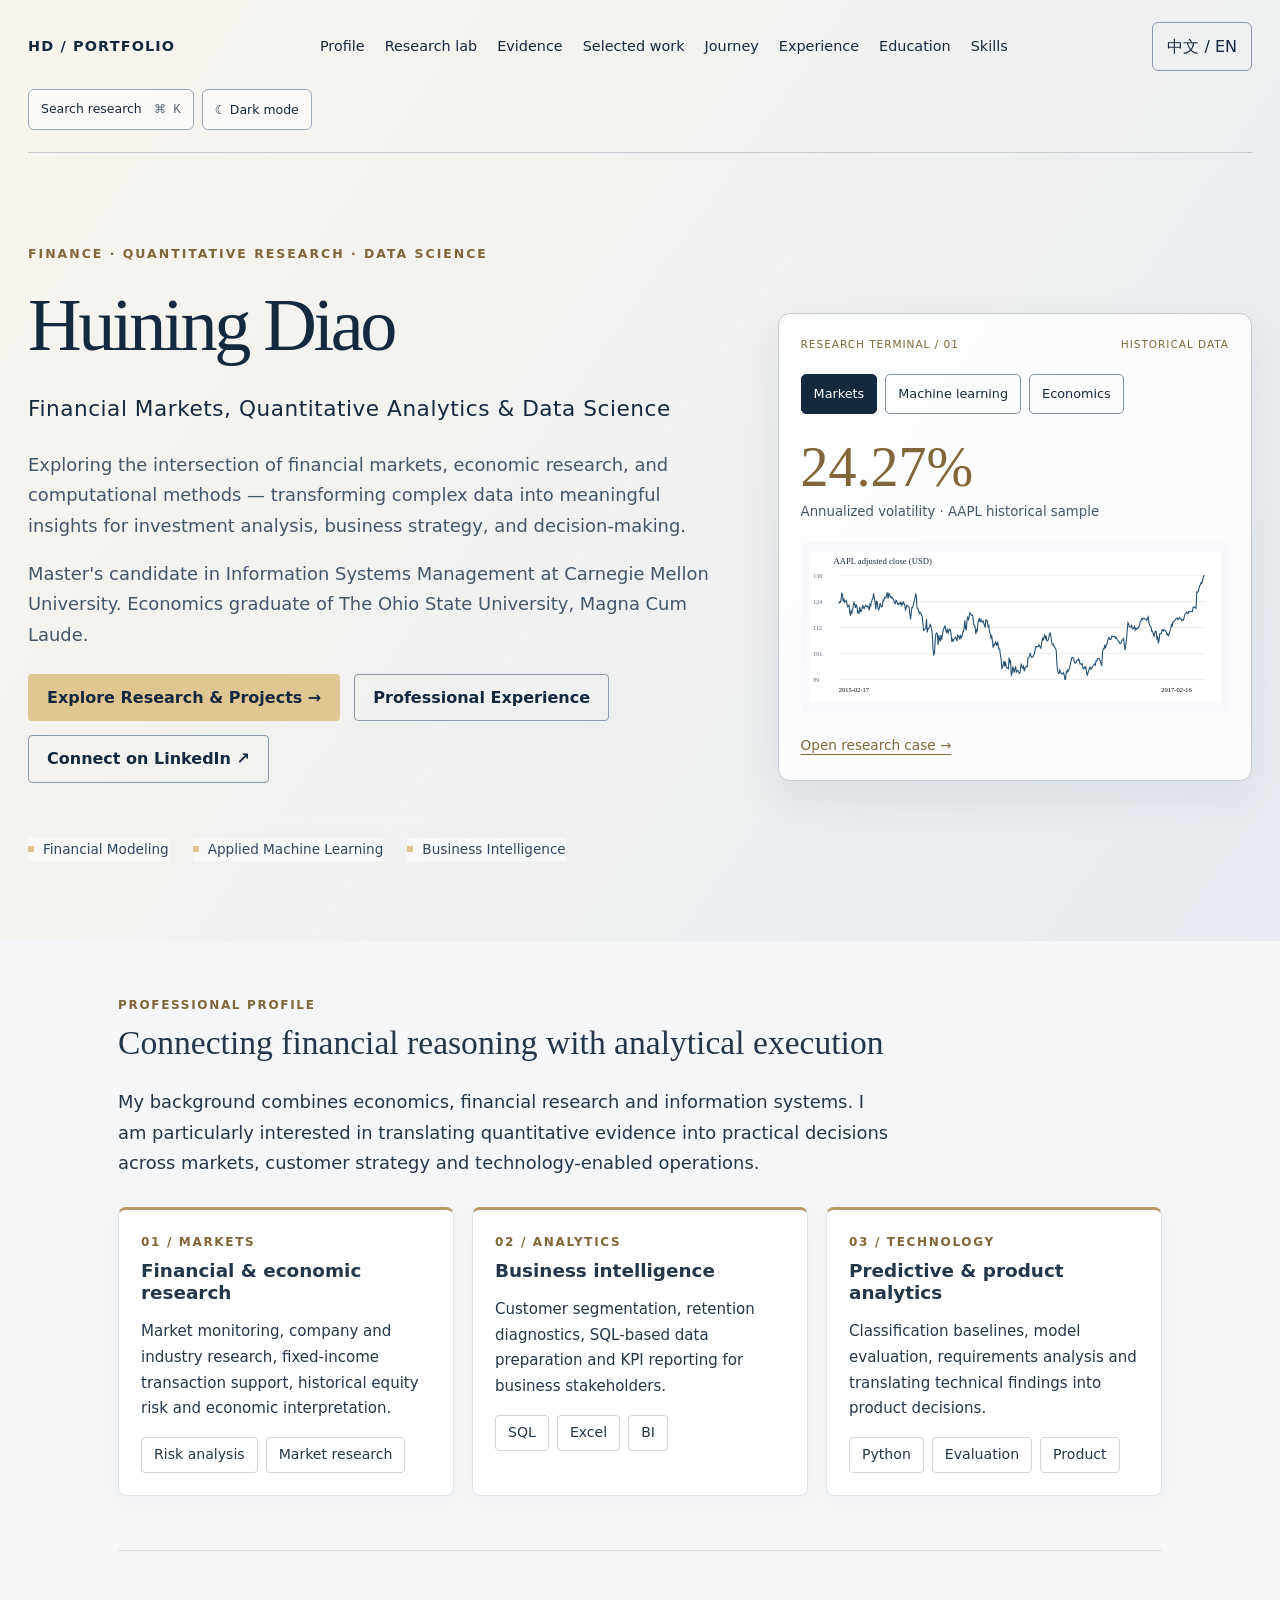
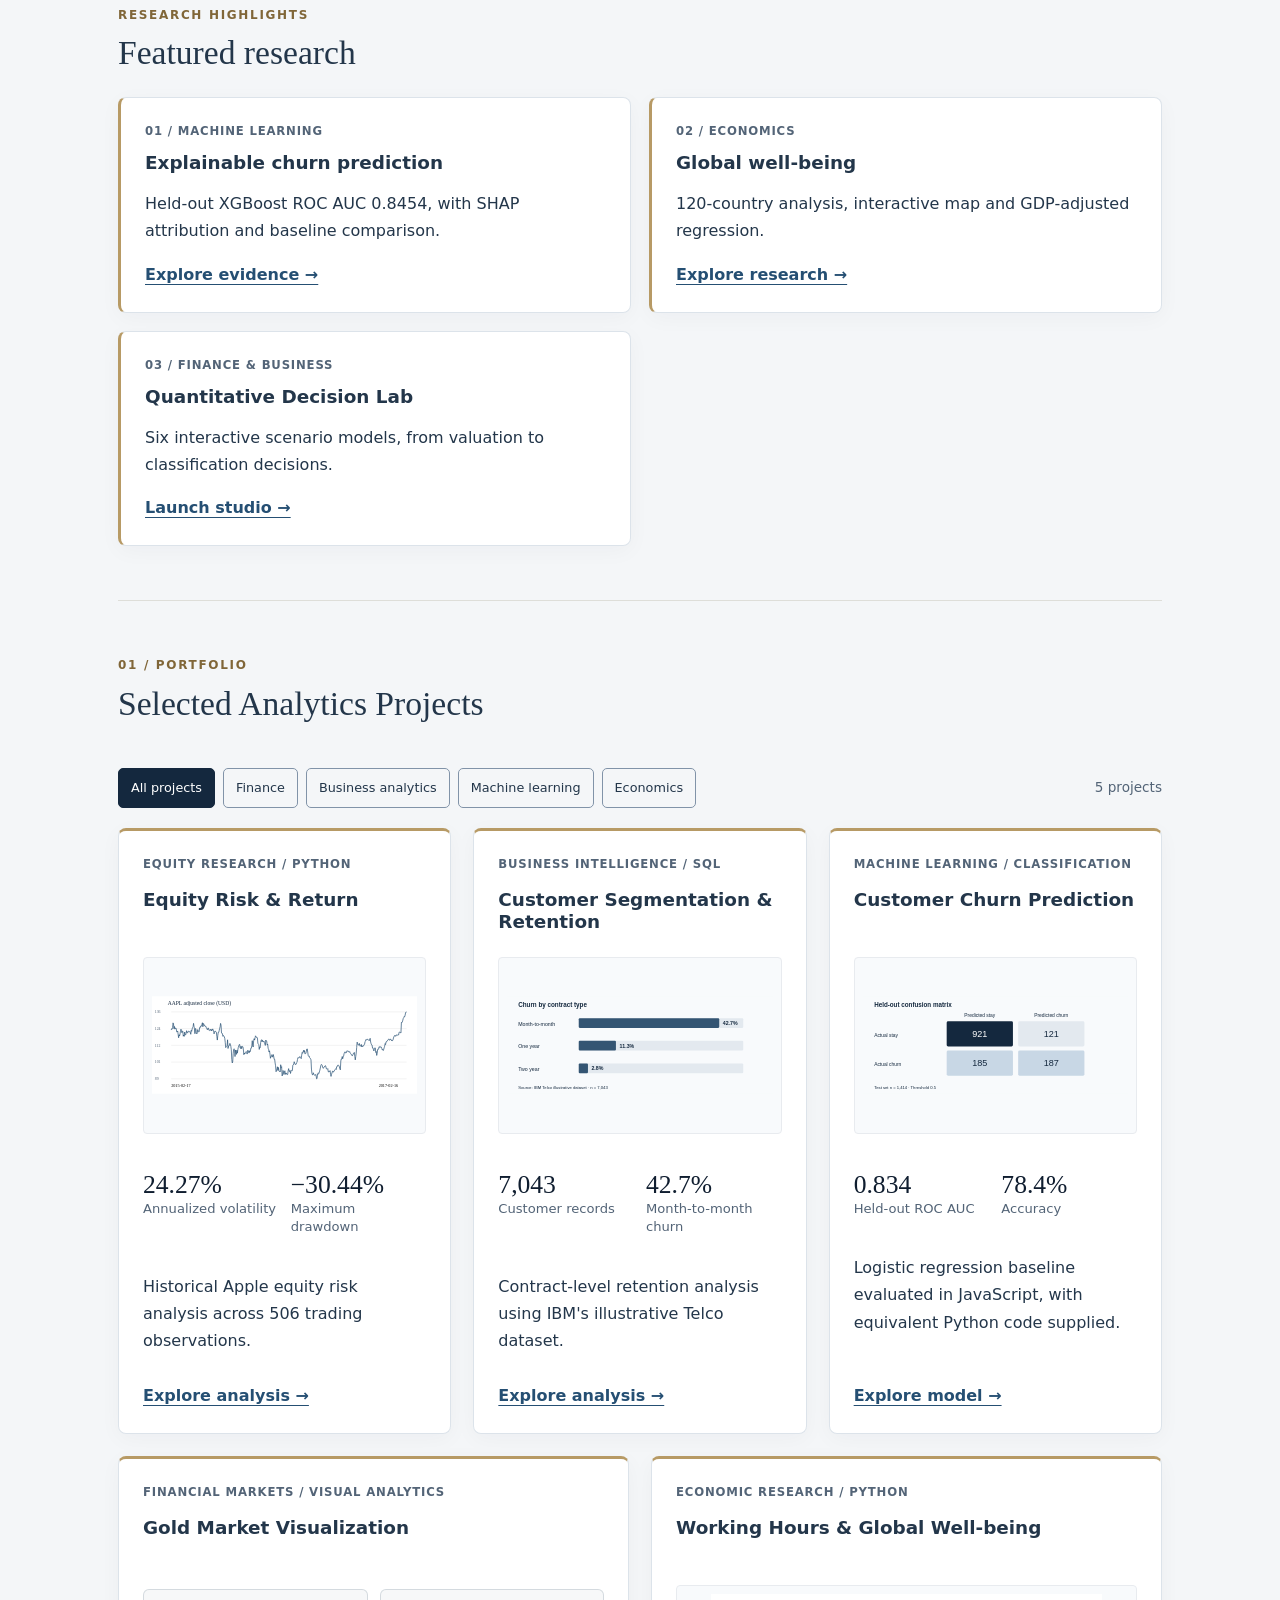
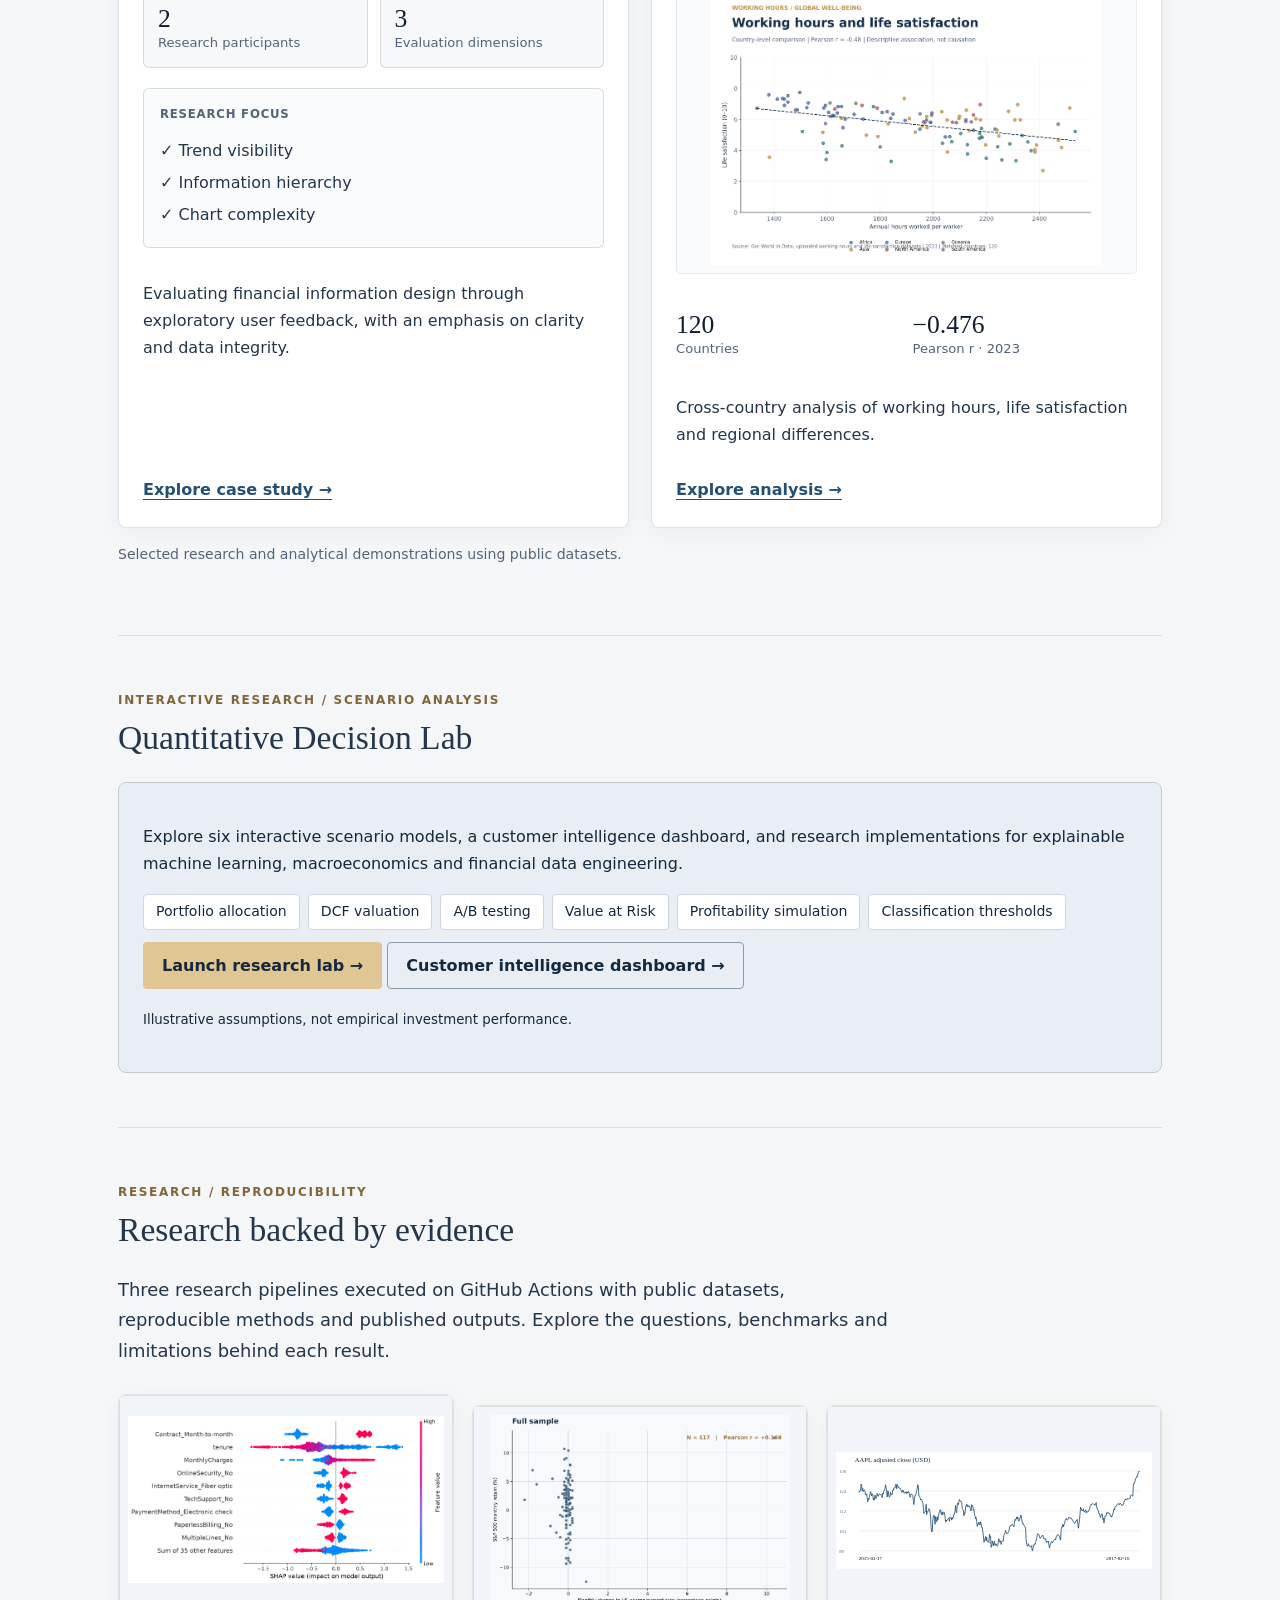
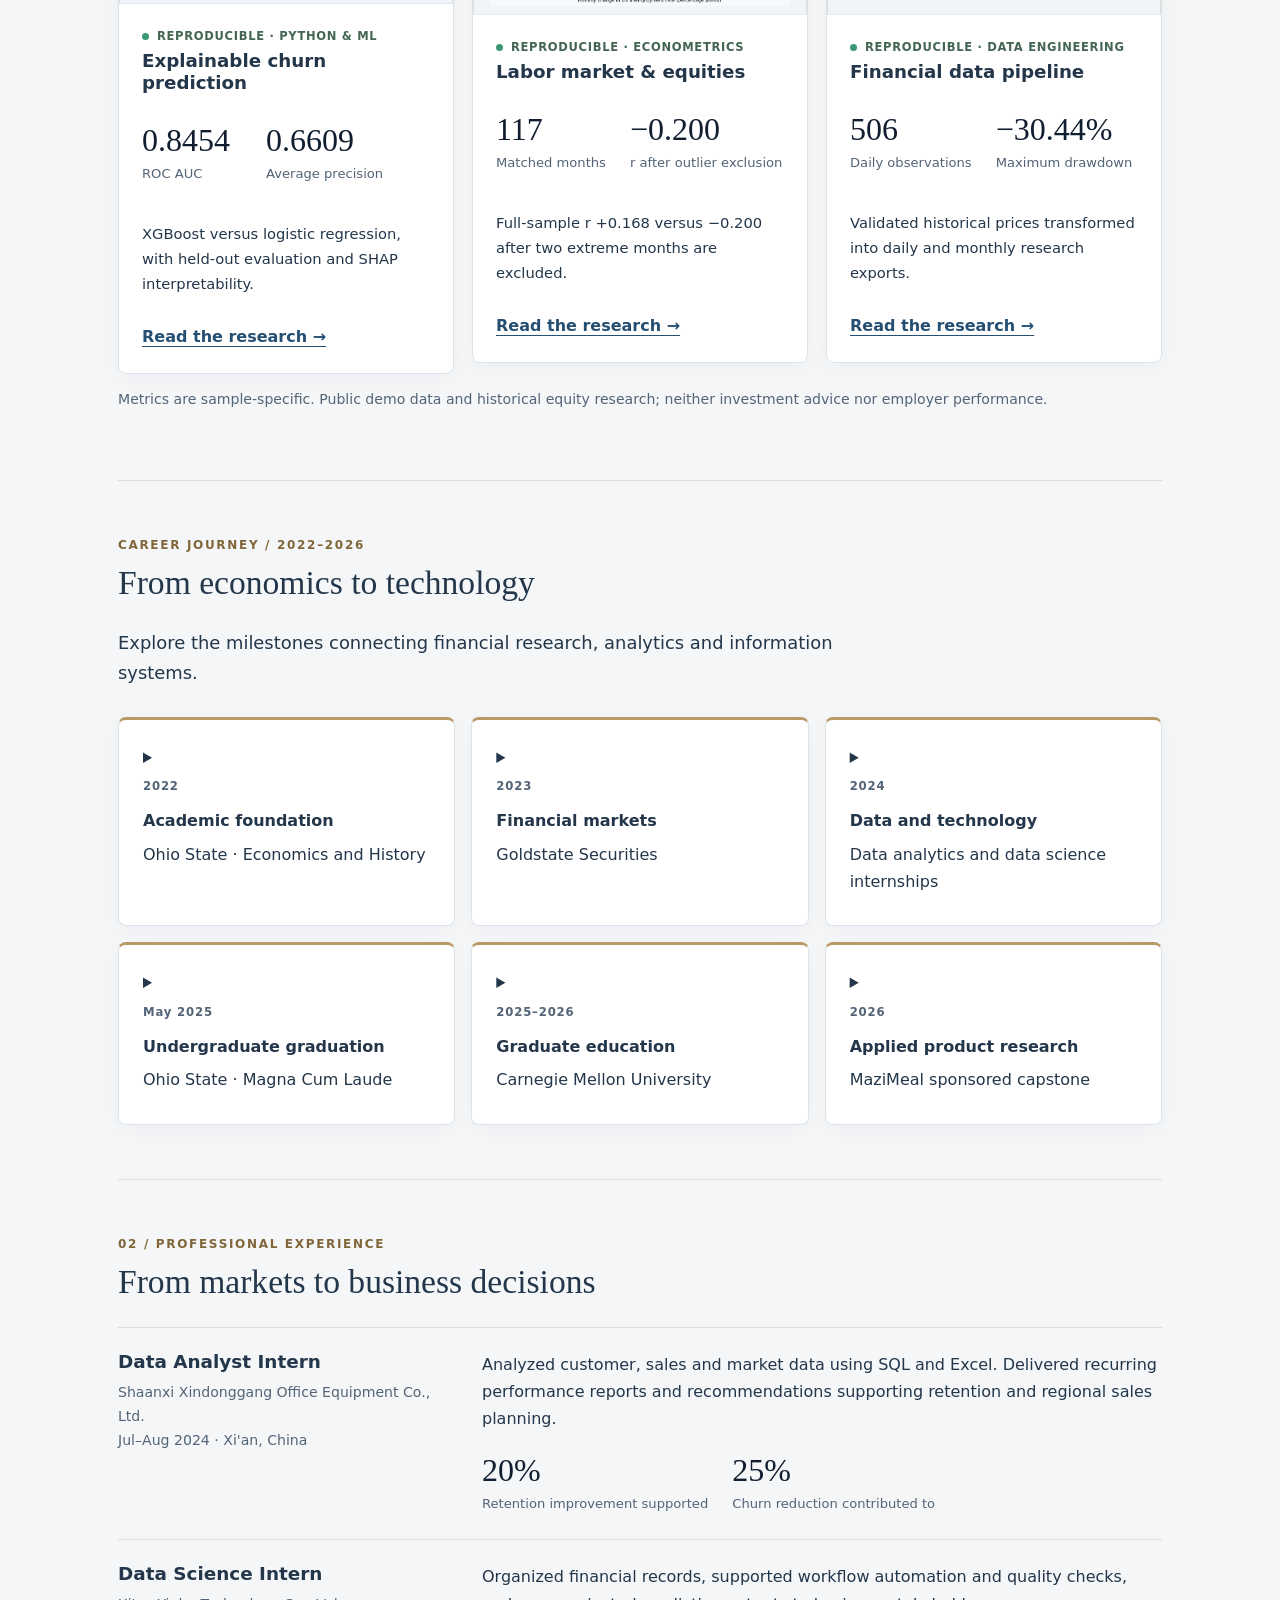
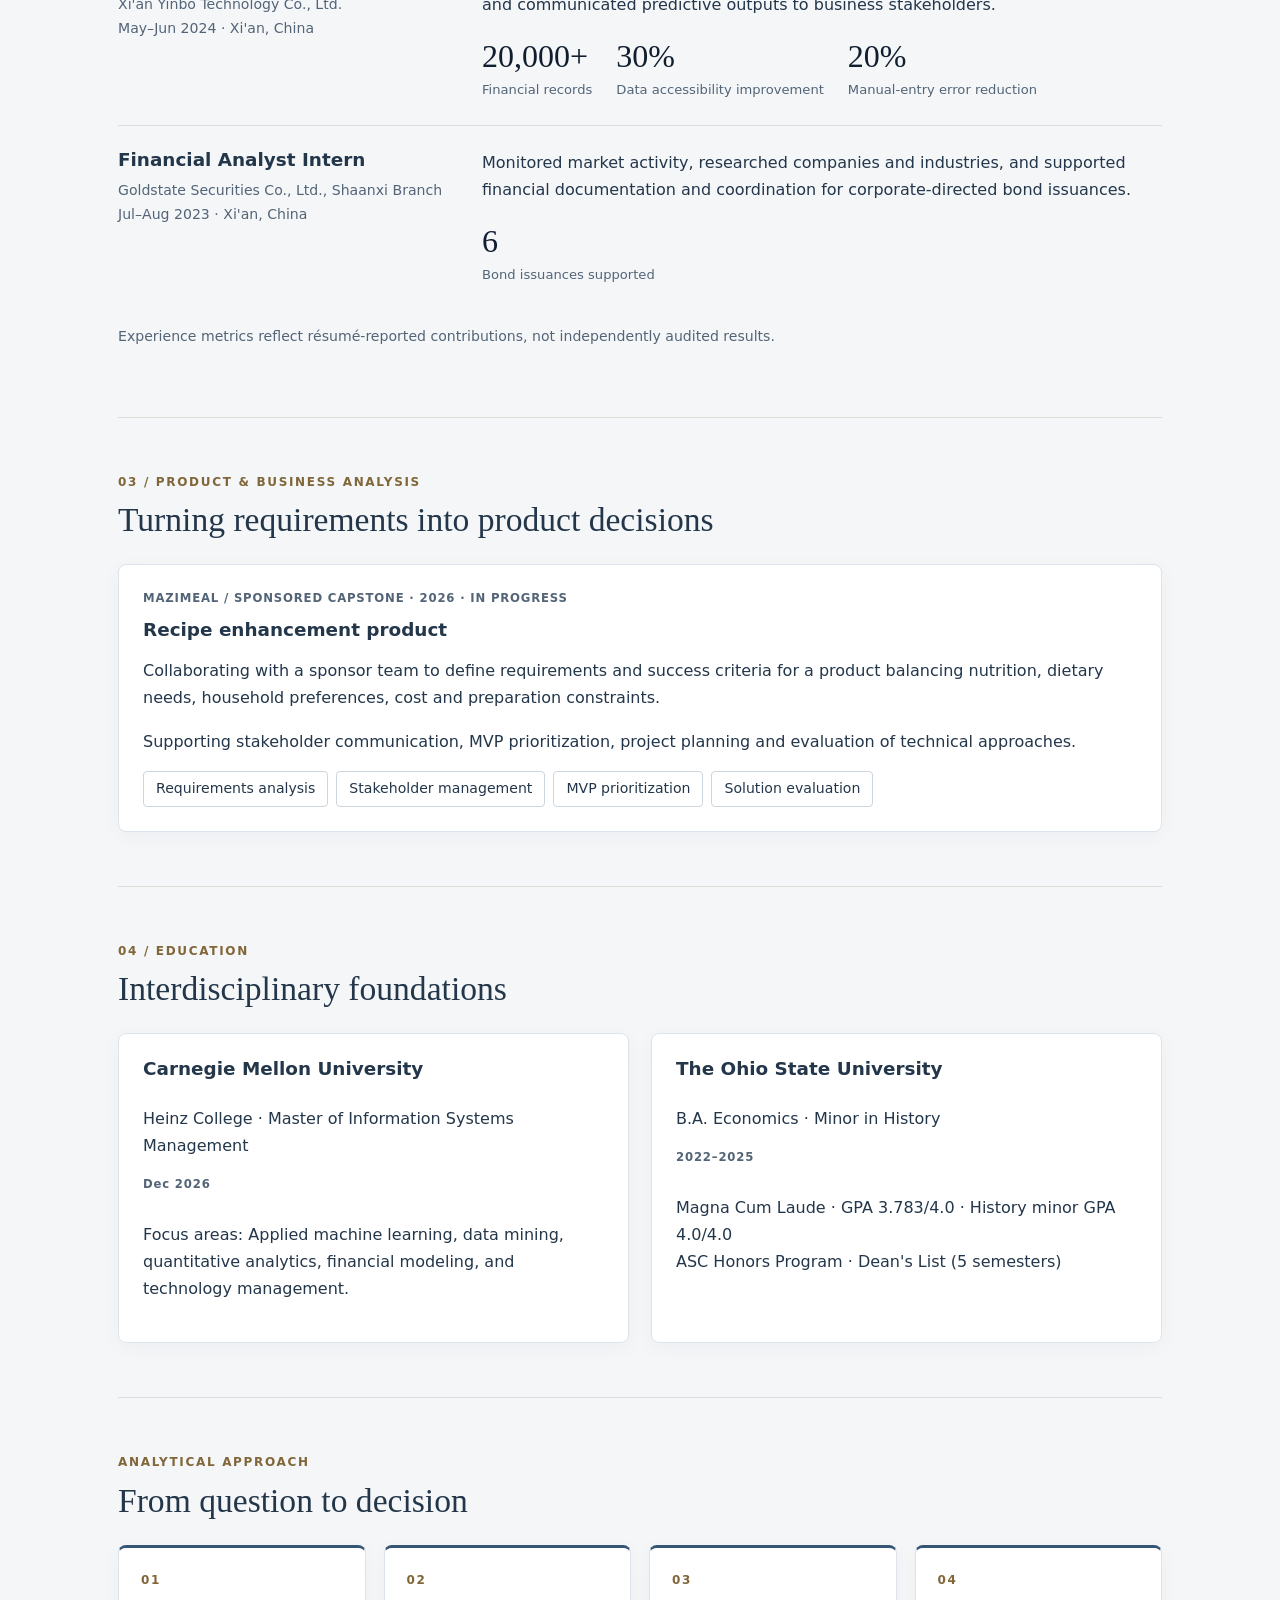
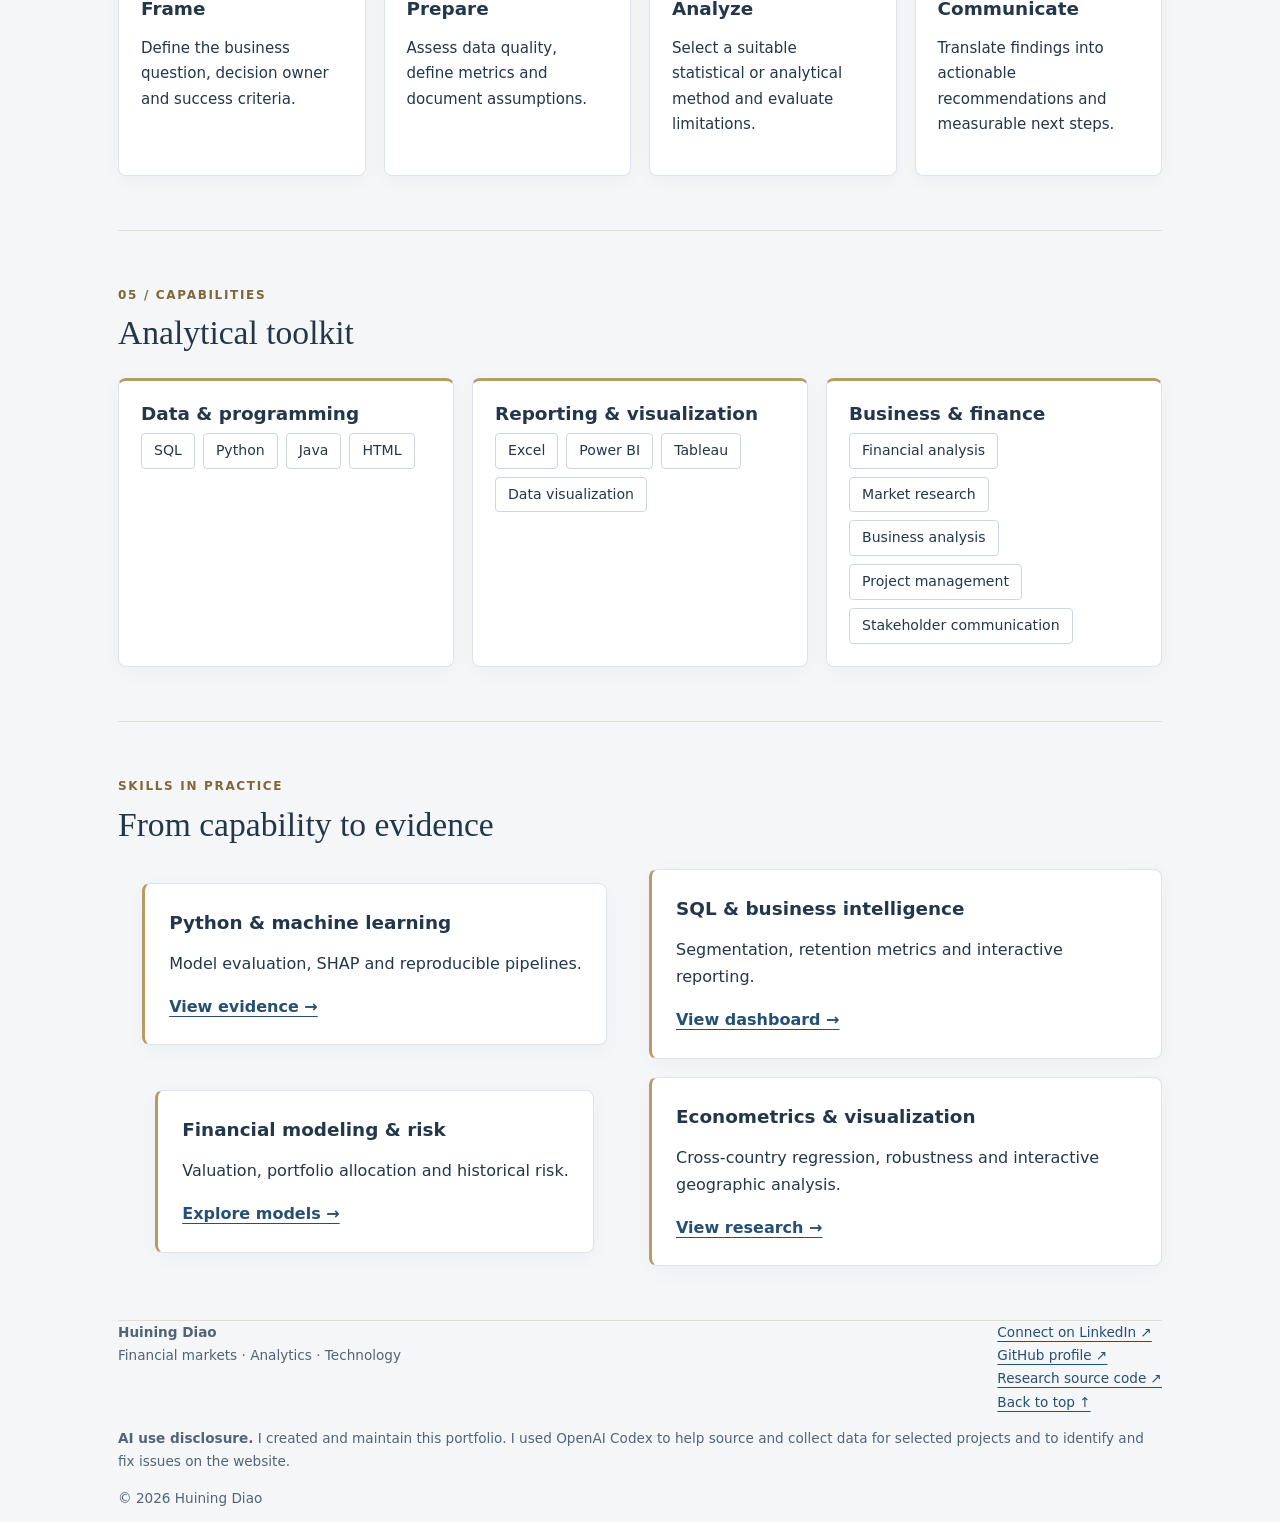
<file: index.html>
<!doctype html>
<html lang="en"><head><meta charset="utf-8"><meta name="viewport" content="width=device-width, initial-scale=1"><meta name="description" content="Huining Diao — financial markets, business analytics and information systems. Selected Analytics Projects and professional experience."><meta property="og:type" content="website"><meta property="og:url" content="https://huining66.github.io/huining-Diao-portfolio/"><link rel="canonical" href="https://huining66.github.io/huining-Diao-portfolio/"><meta property="og:title" content="Huining Diao | Professional Portfolio"><meta property="og:description" content="Financial markets, quantitative analytics and data science."><link rel="icon" href="assets/favicon.svg" type="image/svg+xml"><title>Huining Diao | Professional Portfolio</title><link rel="stylesheet" href="assets/portfolio.css?v=2"><style>.career-track{display:grid;grid-template-columns:repeat(3,minmax(0,1fr));gap:16px}.career-track details{border-top:3px solid #b79a65;min-width:0}.career-track summary{cursor:pointer}.career-track summary strong,.career-track summary span{display:block;margin:.4rem 0}.career-track summary:focus-visible{outline:2px solid #b79a65;outline-offset:4px}@media(max-width:760px){.career-track{grid-template-columns:1fr}.career-track details{border-top:1px solid;border-left:3px solid #b79a65}}</style><style>@keyframes hd-enter{from{opacity:.65;transform:translateY(12px)}to{opacity:1;transform:none}}.hd-visible{animation:hd-enter .55s ease-out both} @media(hover:hover) and (prefers-reduced-motion:no-preference){main article.card,main .evidence-card{transition:transform .2s,box-shadow .2s}main article.card:hover,main .evidence-card:hover{transform:translateY(-4px);box-shadow:0 12px 28px #14283e20}}@media(prefers-reduced-motion:reduce){.hd-visible{animation:none}}</style></head>
<body id="top"><a class="skip-link" href="#work">Skip to selected work</a><header><div class="wrap"><nav aria-label="Main navigation"><a class="brand" href="./">HD / PORTFOLIO</a><div><a href="#profile">Profile</a><a href="research-lab.html">Research lab</a><a href="#verified-research">Evidence</a><a href="#work">Selected work</a><a href="#journey">Journey</a><a href="#experience">Experience</a><a href="#education">Education</a><a href="#skills">Skills</a></div></nav><div class="hero"><div class="eyebrow">Finance · Quantitative Research · Data Science</div><h1>Huining Diao</h1><p class="subtitle">Financial Markets, Quantitative Analytics &amp; Data Science</p><p>Exploring the intersection of financial markets, economic research, and computational methods — transforming complex data into meaningful insights for investment analysis, business strategy, and decision-making.</p><p>Master's candidate in Information Systems Management at Carnegie Mellon University. Economics graduate of The Ohio State University, Magna Cum Laude.</p><div class="hero-actions"><a class="button" href="#work">Explore Research &amp; Projects →</a><a class="secondary-button" href="#experience">Professional Experience</a><a class="secondary-button" href="https://www.linkedin.com/in/huining-diao-4359a025b" target="_blank" rel="noopener noreferrer">Connect on LinkedIn ↗</a></div><div class="hero-proof"><span>Financial Modeling</span><span>Applied Machine Learning</span><span>Business Intelligence</span></div></div><div class="terminal" aria-label="Selected research metrics"><div class="terminal-top"><span>RESEARCH TERMINAL / 01</span><span>HISTORICAL DATA</span></div><div class="terminal-tabs" role="group" aria-label="Research metric"><button data-metric="risk" aria-pressed="true">Markets</button><button data-metric="ml" aria-pressed="false">Machine learning</button><button data-metric="econ" aria-pressed="false">Economics</button></div><div class="terminal-value" id="terminal-value">24.27%</div><div id="terminal-label">Annualized volatility · AAPL historical sample</div><div class="terminal-chart"><img id="terminal-image" src="assets/market-risk.svg" alt="Historical equity price chart"></div><a id="terminal-link" href="market-risk.html">Open research case →</a></div></div></header>
<main class="wrap"><section class="overview" id="profile"><div class="kicker">Professional profile</div><h2>Connecting financial reasoning with analytical execution</h2><p class="lead">My background combines economics, financial research and information systems. I am particularly interested in translating quantitative evidence into practical decisions across markets, customer strategy and technology-enabled operations.</p><div class="expertise-grid"><div class="card"><div class="kicker">01 / Markets</div><h3>Financial &amp; economic research</h3><p>Market monitoring, company and industry research, fixed-income transaction support, historical equity risk and economic interpretation.</p><div class="tags"><span>Risk analysis</span><span>Market research</span></div></div><div class="card"><div class="kicker">02 / Analytics</div><h3>Business intelligence</h3><p>Customer segmentation, retention diagnostics, SQL-based data preparation and KPI reporting for business stakeholders.</p><div class="tags"><span>SQL</span><span>Excel</span><span>BI</span></div></div><div class="card"><div class="kicker">03 / Technology</div><h3>Predictive &amp; product analytics</h3><p>Classification baselines, model evaluation, requirements analysis and translating technical findings into product decisions.</p><div class="tags"><span>Python</span><span>Evaluation</span><span>Product</span></div></div></div></section><section id="featured"><div class="kicker">Research highlights</div><h2>Featured research</h2><div class="research-grid"><article class="card"><div class="meta">01 / MACHINE LEARNING</div><h3>Explainable churn prediction</h3><p>Held-out XGBoost ROC AUC 0.8454, with SHAP attribution and baseline comparison.</p><a href="research-churn.html">Explore evidence →</a></article><article class="card"><div class="meta">02 / ECONOMICS</div><h3>Global well-being</h3><p>120-country analysis, interactive map and GDP-adjusted regression.</p><a href="wellbeing.html">Explore research →</a></article><article class="card"><div class="meta">03 / FINANCE &amp; BUSINESS</div><h3>Quantitative Decision Lab</h3><p>Six interactive scenario models, from valuation to classification decisions.</p><a href="research-lab.html">Launch studio →</a></article></div></section><section id="work"><div class="kicker">01 / Portfolio</div><h2>Selected Analytics Projects</h2><div class="project-controls"><div role="group" aria-label="Filter projects"><button data-filter="all" aria-pressed="true">All projects</button><button data-filter="finance" aria-pressed="false">Finance</button><button data-filter="business" aria-pressed="false">Business analytics</button><button data-filter="ml" aria-pressed="false">Machine learning</button><button data-filter="economics" aria-pressed="false">Economics</button></div><output id="project-count" aria-live="polite">5 projects</output></div><div class="grid project-grid"><article class="card"><div class="meta">EQUITY RESEARCH / PYTHON</div><h3>Equity Risk &amp; Return</h3><img src="assets/market-risk.svg" alt="Historical Apple adjusted close chart" loading="lazy" width="760" height="280"><div class="metrics"><div><strong>24.27%</strong><span>Annualized volatility</span></div><div><strong>−30.44%</strong><span>Maximum drawdown</span></div></div><p>Historical Apple equity risk analysis across 506 trading observations.</p><a href="market-risk.html">Explore analysis →</a></article><article class="card"><div class="meta">BUSINESS INTELLIGENCE / SQL</div><h3>Customer Segmentation &amp; Retention</h3><img src="assets/customer-segments.svg" alt="Churn rates by contract type" loading="lazy" width="760" height="280"><div class="metrics"><div><strong>7,043</strong><span>Customer records</span></div><div><strong>42.7%</strong><span>Month-to-month churn</span></div></div><p>Contract-level retention analysis using IBM's illustrative Telco dataset.</p><a href="customer-segments.html">Explore analysis →</a></article><article class="card"><div class="meta">MACHINE LEARNING / CLASSIFICATION</div><h3>Customer Churn Prediction</h3><img src="assets/churn-model.svg" alt="Held-out confusion matrix" loading="lazy" width="760" height="280"><div class="metrics"><div><strong>0.834</strong><span>Held-out ROC AUC</span></div><div><strong>78.4%</strong><span>Accuracy</span></div></div><p>Logistic regression baseline evaluated in JavaScript, with equivalent Python code supplied.</p><a href="churn-model.html">Explore model →</a></article><article class="card"><div class="meta">FINANCIAL MARKETS / VISUAL ANALYTICS</div><h3>Gold Market Visualization</h3><div class="metrics" style="gap:12px;margin:20px 0"><div style="border:1px solid #8194a34d;border-radius:6px;padding:14px;background:#8194a310"><strong>2</strong><span>Research participants</span></div><div style="border:1px solid #8194a34d;border-radius:6px;padding:14px;background:#8194a310"><strong>3</strong><span>Evaluation dimensions</span></div></div><div style="border:1px solid #8194a34d;border-radius:6px;padding:16px;margin:0 0 16px;background:#8194a30a"><div class="meta">RESEARCH FOCUS</div><ul style="list-style:none;padding:0;margin:0;line-height:2"><li>✓ Trend visibility</li><li>✓ Information hierarchy</li><li>✓ Chart complexity</li></ul></div><p>Evaluating financial information design through exploratory user feedback, with an emphasis on clarity and data integrity.</p><a href="gold-market.html">Explore case study →</a></article><article class="card"><div class="meta">ECONOMIC RESEARCH / PYTHON</div><h3>Working Hours &amp; Global Well-being</h3><img src="06-working-hours-scatter.png" alt="Scatter plot of annual working hours and life satisfaction" loading="lazy"><div class="metrics"><div><strong>120</strong><span>Countries</span></div><div><strong>−0.476</strong><span>Pearson r · 2023</span></div></div><p>Cross-country analysis of working hours, life satisfaction and regional differences.</p><a href="wellbeing.html">Explore analysis →</a></article></div><p class="meta">Selected research and analytical demonstrations using public datasets.</p></section>
<section id="lab"><div class="kicker">Interactive research / Scenario analysis</div><h2>Quantitative Decision Lab</h2><div class="lab"><p>Explore six interactive scenario models, a customer intelligence dashboard, and research implementations for explainable machine learning, macroeconomics and financial data engineering.</p><div class="tags"><span style="color:#14283e">Portfolio allocation</span><span style="color:#14283e">DCF valuation</span><span style="color:#14283e">A/B testing</span><span style="color:#14283e">Value at Risk</span><span style="color:#14283e">Profitability simulation</span><span style="color:#14283e">Classification thresholds</span></div><a class="button" href="research-lab.html">Launch research lab →</a> <a class="secondary-button" href="dashboard.html">Customer intelligence dashboard →</a><p><small>Illustrative assumptions, not empirical investment performance.</small></p></div></section><section id="verified-research"><div class="kicker">Research / Reproducibility</div><h2>Research backed by evidence</h2><p class="lead">Three research pipelines executed on GitHub Actions with public datasets, reproducible methods and published outputs. Explore the questions, benchmarks and limitations behind each result.</p><div class="evidence-grid"><article class="card"><img src="assets/research/shap_summary.png" loading="lazy" alt="SHAP feature attribution plot for executed XGBoost churn model"><div class="evidence-copy"><span class="ci-pill">Reproducible · Python &amp; ML</span><h3>Explainable churn prediction</h3><div class="metrics"><div><strong>0.8454</strong><span>ROC AUC</span></div><div><strong>0.6609</strong><span>Average precision</span></div></div><p>XGBoost versus logistic regression, with held-out evaluation and SHAP interpretability.</p><a href="research-churn.html">Read the research →</a></div></article><article class="card"><img src="assets/research/macro_scatter.png" loading="lazy" alt="Monthly unemployment changes versus S&P 500 returns scatter plot"><div class="evidence-copy"><span class="ci-pill">Reproducible · Econometrics</span><h3>Labor market &amp; equities</h3><div class="metrics"><div><strong>117</strong><span>Matched months</span></div><div><strong>−0.200</strong><span>r after outlier exclusion</span></div></div><p>Full-sample r +0.168 versus −0.200 after two extreme months are excluded.</p><a href="research-macro.html">Read the research →</a></div></article><article class="card"><img src="assets/market-risk.svg" loading="lazy" alt="Historical Apple prices analyzed by automated equity data pipeline"><div class="evidence-copy"><span class="ci-pill">Reproducible · Data Engineering</span><h3>Financial data pipeline</h3><div class="metrics"><div><strong>506</strong><span>Daily observations</span></div><div><strong>−30.44%</strong><span>Maximum drawdown</span></div></div><p>Validated historical prices transformed into daily and monthly research exports.</p><a href="research-pipeline.html">Read the research →</a></div></article></div><p class="meta">Metrics are sample-specific. Public demo data and historical equity research; neither investment advice nor employer performance.</p></section><section id="journey"><div class="kicker">Career journey / 2022–2026</div><h2>From economics to technology</h2><p class="lead">Explore the milestones connecting financial research, analytics and information systems.</p><div class="career-track"><details class="card"><summary><span class="meta">2022</span><strong>Academic foundation</strong><span>Ohio State · Economics and History</span></summary><p>Economic reasoning and historical research.</p></details><details class="card"><summary><span class="meta">2023</span><strong>Financial markets</strong><span>Goldstate Securities</span></summary><p>Financial analysis and support for six bond issuances.</p></details><details class="card"><summary><span class="meta">2024</span><strong>Data and technology</strong><span>Data analytics and data science internships</span></summary><p>SQL, financial records and customer analysis.</p></details><details class="card"><summary><span class="meta">May 2025</span><strong>Undergraduate graduation</strong><span>Ohio State · Magna Cum Laude</span></summary><p>ASC Honors Program and Dean’s List.</p></details><details class="card"><summary><span class="meta">2025–2026</span><strong>Graduate education</strong><span>Carnegie Mellon University</span></summary><p>Information systems, machine learning and analytics.</p></details><details class="card"><summary><span class="meta">2026</span><strong>Applied product research</strong><span>MaziMeal sponsored capstone</span></summary><p>Stakeholder communication, requirements and evaluation.</p></details></div></section><section id="experience"><div class="kicker">02 / Professional experience</div><h2>From markets to business decisions</h2><div class="role"><div><h3>Data Analyst Intern</h3><div class="meta">Shaanxi Xindonggang Office Equipment Co., Ltd.<br>Jul–Aug 2024 · Xi'an, China</div></div><div><p>Analyzed customer, sales and market data using SQL and Excel. Delivered recurring performance reports and recommendations supporting retention and regional sales planning.</p><div class="metrics"><div><strong>20%</strong><span>Retention improvement supported</span></div><div><strong>25%</strong><span>Churn reduction contributed to</span></div></div></div></div><div class="role"><div><h3>Data Science Intern</h3><div class="meta">Xi'an Yinbo Technology Co., Ltd.<br>May–Jun 2024 · Xi'an, China</div></div><div><p>Organized financial records, supported workflow automation and quality checks, and communicated predictive outputs to business stakeholders.</p><div class="metrics"><div><strong>20,000+</strong><span>Financial records</span></div><div><strong>30%</strong><span>Data accessibility improvement</span></div><div><strong>20%</strong><span>Manual-entry error reduction</span></div></div></div></div><div class="role"><div><h3>Financial Analyst Intern</h3><div class="meta">Goldstate Securities Co., Ltd., Shaanxi Branch<br>Jul–Aug 2023 · Xi'an, China</div></div><div><p>Monitored market activity, researched companies and industries, and supported financial documentation and coordination for corporate-directed bond issuances.</p><div class="metrics"><div><strong>6</strong><span>Bond issuances supported</span></div></div></div></div><p class="meta">Experience metrics reflect résumé-reported contributions, not independently audited results.</p></section>
<section id="product"><div class="kicker">03 / Product &amp; business analysis</div><h2>Turning requirements into product decisions</h2><div class="card"><div class="meta">MAZIMEAL / SPONSORED CAPSTONE · 2026 · IN PROGRESS</div><h3>Recipe enhancement product</h3><p>Collaborating with a sponsor team to define requirements and success criteria for a product balancing nutrition, dietary needs, household preferences, cost and preparation constraints.</p><p>Supporting stakeholder communication, MVP prioritization, project planning and evaluation of technical approaches.</p><div class="tags"><span>Requirements analysis</span><span>Stakeholder management</span><span>MVP prioritization</span><span>Solution evaluation</span></div></div></section><section id="education"><div class="kicker">04 / Education</div><h2>Interdisciplinary foundations</h2><div class="grid"><div class="card"><h3>Carnegie Mellon University</h3><p>Heinz College · Master of Information Systems Management</p><div class="meta">Dec 2026</div><p>Focus areas: Applied machine learning, data mining, quantitative analytics, financial modeling, and technology management.</p></div><div class="card"><h3>The Ohio State University</h3><p>B.A. Economics · Minor in History</p><div class="meta">2022–2025</div><p>Magna Cum Laude · GPA 3.783/4.0 · History minor GPA 4.0/4.0<br>ASC Honors Program · Dean's List (5 semesters)</p></div></div></section>
<section id="approach"><div class="kicker">Analytical approach</div><h2>From question to decision</h2><div class="expertise-grid process-grid"><div class="card"><div class="kicker">01</div><h3>Frame</h3><p>Define the business question, decision owner and success criteria.</p></div><div class="card"><div class="kicker">02</div><h3>Prepare</h3><p>Assess data quality, define metrics and document assumptions.</p></div><div class="card"><div class="kicker">03</div><h3>Analyze</h3><p>Select a suitable statistical or analytical method and evaluate limitations.</p></div><div class="card"><div class="kicker">04</div><h3>Communicate</h3><p>Translate findings into actionable recommendations and measurable next steps.</p></div></div></section><section id="skills"><div class="kicker">05 / Capabilities</div><h2>Analytical toolkit</h2><div class="expertise-grid"><div class="card"><h3>Data & programming</h3><div class="tags"><span>SQL</span><span>Python</span><span>Java</span><span>HTML</span></div></div><div class="card"><h3>Reporting & visualization</h3><div class="tags"><span>Excel</span><span>Power BI</span><span>Tableau</span><span>Data visualization</span></div></div><div class="card"><h3>Business & finance</h3><div class="tags"><span>Financial analysis</span><span>Market research</span><span>Business analysis</span><span>Project management</span><span>Stakeholder communication</span></div></div></div></section><section id="skill-evidence"><div class="kicker">Skills in practice</div><h2>From capability to evidence</h2><div class="research-grid"><article class="card"><h3>Python &amp; machine learning</h3><p>Model evaluation, SHAP and reproducible pipelines.</p><a href="research-churn.html">View evidence →</a></article><article class="card"><h3>SQL &amp; business intelligence</h3><p>Segmentation, retention metrics and interactive reporting.</p><a href="dashboard.html">View dashboard →</a></article><article class="card"><h3>Financial modeling &amp; risk</h3><p>Valuation, portfolio allocation and historical risk.</p><a href="research-lab.html">Explore models →</a></article><article class="card"><h3>Econometrics &amp; visualization</h3><p>Cross-country regression, robustness and interactive geographic analysis.</p><a href="wellbeing.html">View research →</a></article></div></section></main><footer class="wrap"><div class="footer-inner"><div><strong>Huining Diao</strong><br>Financial markets · Analytics · Technology</div><div><a href="https://www.linkedin.com/in/huining-diao-4359a025b" target="_blank" rel="noopener noreferrer">Connect on LinkedIn ↗</a><br><a href="https://github.com/huining66">GitHub profile ↗</a><br><a href="https://github.com/huining66/huining-Diao-portfolio">Research source code ↗</a><br><a href="#top">Back to top ↑</a></div></div><p id="ai-use"><strong>AI use disclosure.</strong> I created and maintain this portfolio. I used OpenAI Codex to help source and collect data for selected projects and to identify and fix issues on the website.</p><p>© 2026 Huining Diao</p></footer><script src="assets/studio.js" defer></script><script src="assets/experience.js?v=1c44c16" defer></script><script>if('IntersectionObserver'in window&&!matchMedia('(prefers-reduced-motion: reduce)').matches){const o=new IntersectionObserver(es=>{for(const e of es)if(e.isIntersecting){e.target.classList.add('hd-visible');o.unobserve(e.target)}},{threshold:.08});document.querySelectorAll('main>section').forEach(e=>o.observe(e))}</script><script>(()=>{const dict={"Connect on LinkedIn ↗":"LinkedIn 职业联系 ↗","Professional profile":"职业简介","Connecting financial reasoning with analytical execution":"连接金融研究与数据分析实践","Featured research":"精选研究","Selected Analytics Projects":"精选分析项目","Quantitative Decision Lab":"量化决策实验室","Research backed by evidence":"可验证的研究成果，而非仅有原型","From economics to technology":"从经济学到信息技术","From markets to business decisions":"从金融市场到商业决策","Interdisciplinary foundations":"跨学科教育背景","Analytical toolkit":"分析技能工具箱","From capability to evidence":"从专业能力到实际成果","Profile":"简介","Research lab":"研究实验室","Evidence":"研究成果","Selected work":"精选项目","Journey":"职业历程","Experience":"实习经历","Education":"教育背景","Skills":"专业技能","Financial Markets, Quantitative Analytics & Data Science":"金融市场、量化分析与数据科学","Research highlights":"研究亮点","Career journey / 2022–2026":"职业历程 / 2022–2026","Skills in practice":"技能实践","All projects":"全部项目","Finance":"金融","Business analytics":"商业分析","Machine learning":"机器学习","Economics":"经济学","Explore Research & Projects →":"探索研究与项目 →","Professional Experience":"职业经历","My background combines economics, financial research and information systems. I am particularly interested in translating quantitative evidence into practical decisions across markets, customer strategy and technology-enabled operations.":"我的背景融合经济学、金融研究与信息系统，关注如何将量化证据转化为金融市场、客户策略与技术驱动运营中的实际决策。","Exploring the intersection of financial markets, economic research, and computational methods — transforming complex data into meaningful insights for investment analysis, business strategy, and decision-making.":"探索金融市场、经济研究与计算方法的交叉领域，将复杂数据转化为支持投资分析、商业策略与决策的洞察。","Master's candidate in Information Systems Management at Carnegie Mellon University. Economics graduate of The Ohio State University, Magna Cum Laude.":"卡内基梅隆大学信息系统管理硕士在读，俄亥俄州立大学经济学本科荣誉毕业（Magna Cum Laude）。"};const nav=document.querySelector('nav');const b=document.createElement('button');b.type='button';b.id='language-toggle';b.style.cssText='font:inherit;color:inherit;background:transparent;border:1px solid #8999ad;border-radius:6px;padding:10px 14px;cursor:pointer;white-space:nowrap';b.textContent='中文 / EN';b.setAttribute('aria-label','Toggle homepage Chinese overview');nav.append(b);const entries=[];const w=document.createTreeWalker(document.body,NodeFilter.SHOW_TEXT);while(w.nextNode()){const n=w.currentNode;if(n.parentElement.closest('script,style,button#language-toggle'))continue;const k=n.textContent.trim();if(Object.hasOwn(dict,k))entries.push([n,n.textContent,dict[k]])}let zh=false;const apply=()=>{for(const [n,en,cn] of entries)n.textContent=zh?cn:en;b.textContent=zh?'English / 中文':'中文 / EN';b.setAttribute('aria-pressed',String(zh));note.hidden=!zh;try{localStorage.setItem('hd-language',zh?'zh':'en')}catch{}};b.onclick=()=>{zh=!zh;apply()};const note=document.createElement('p');note.className='meta';note.textContent='中文导览：部分项目详情、研究数据及交互控件保留英文。';note.hidden=true;document.querySelector('main').prepend(note);try{zh=localStorage.getItem('hd-language')==='zh'}catch{}apply()})();</script></body></html>
</file>
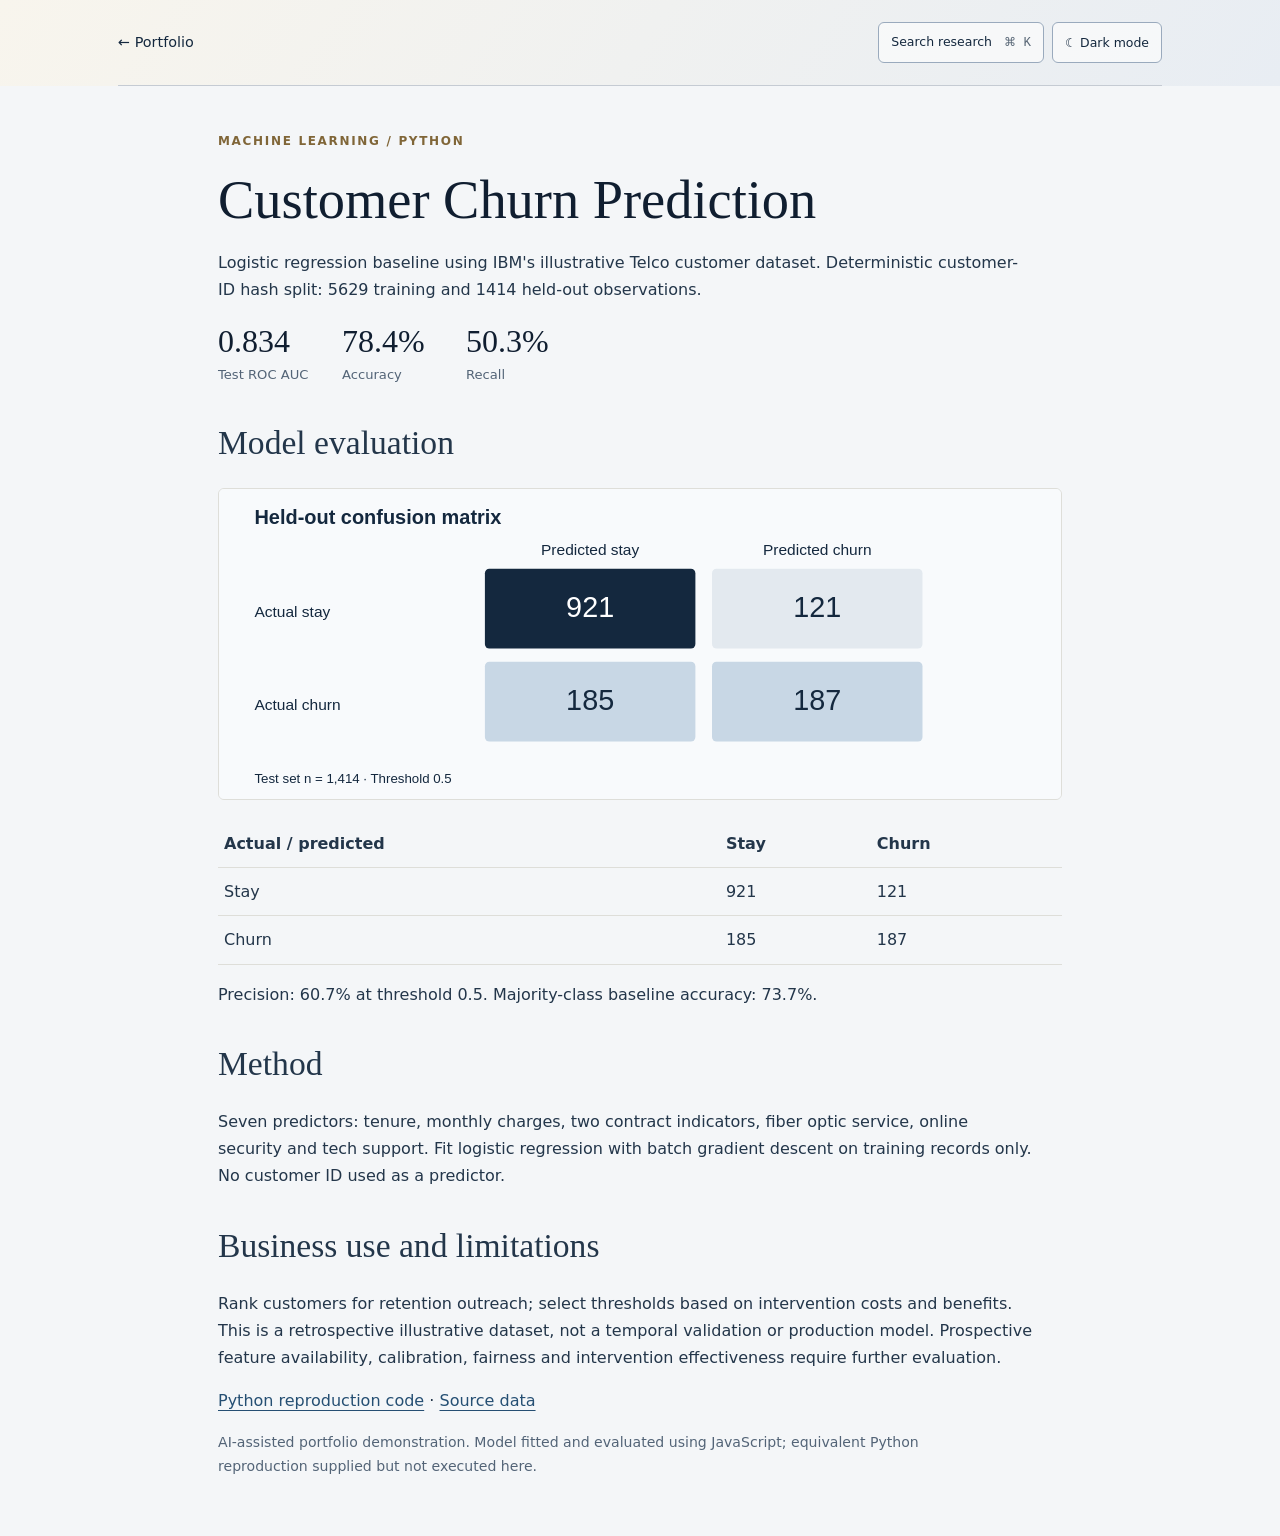
<file: churn-model.html>
<!doctype html><html lang="en"><meta charset="utf-8"><meta name="viewport" content="width=device-width,initial-scale=1"><link rel="icon" href="assets/favicon.svg" type="image/svg+xml"><title>Churn Prediction | Huining Diao</title><link rel="stylesheet" href="assets/portfolio.css?v=2"><body><header><div class="wrap"><nav><a href="./">← Portfolio</a></nav></div></header><article><div class="kicker">Machine learning / Python</div><h1>Customer Churn Prediction</h1><p>Logistic regression baseline using IBM's illustrative Telco customer dataset. Deterministic customer-ID hash split: 5629 training and 1414 held-out observations.</p><div class="metrics"><div><strong>0.834</strong><span>Test ROC AUC</span></div><div><strong>78.4%</strong><span>Accuracy</span></div><div><strong>50.3%</strong><span>Recall</span></div></div><h2>Model evaluation</h2><img src="assets/churn-model.svg" alt="Model evaluation" width="760" height="280"><table><tr><th>Actual / predicted</th><th>Stay</th><th>Churn</th></tr><tr><td>Stay</td><td>921</td><td>121</td></tr><tr><td>Churn</td><td>185</td><td>187</td></tr></table><p>Precision: 60.7% at threshold 0.5. Majority-class baseline accuracy: 73.7%.</p><h2>Method</h2><p>Seven predictors: tenure, monthly charges, two contract indicators, fiber optic service, online security and tech support. Fit logistic regression with batch gradient descent on training records only. No customer ID used as a predictor.</p><h2>Business use and limitations</h2><p>Rank customers for retention outreach; select thresholds based on intervention costs and benefits. This is a retrospective illustrative dataset, not a temporal validation or production model. Prospective feature availability, calibration, fairness and intervention effectiveness require further evaluation.</p><p><a href="analysis/churn_model.py">Python reproduction code</a> · <a href="https://github.com/IBM/telco-customer-churn-on-icp4d/blob/master/data/Telco-Customer-Churn.csv">Source data</a></p><p class="meta">AI-assisted portfolio demonstration. Model fitted and evaluated using JavaScript; equivalent Python reproduction supplied but not executed here.</p></article><script src="assets/experience.js?v=1c44c16" defer></script></body></html>
</file>
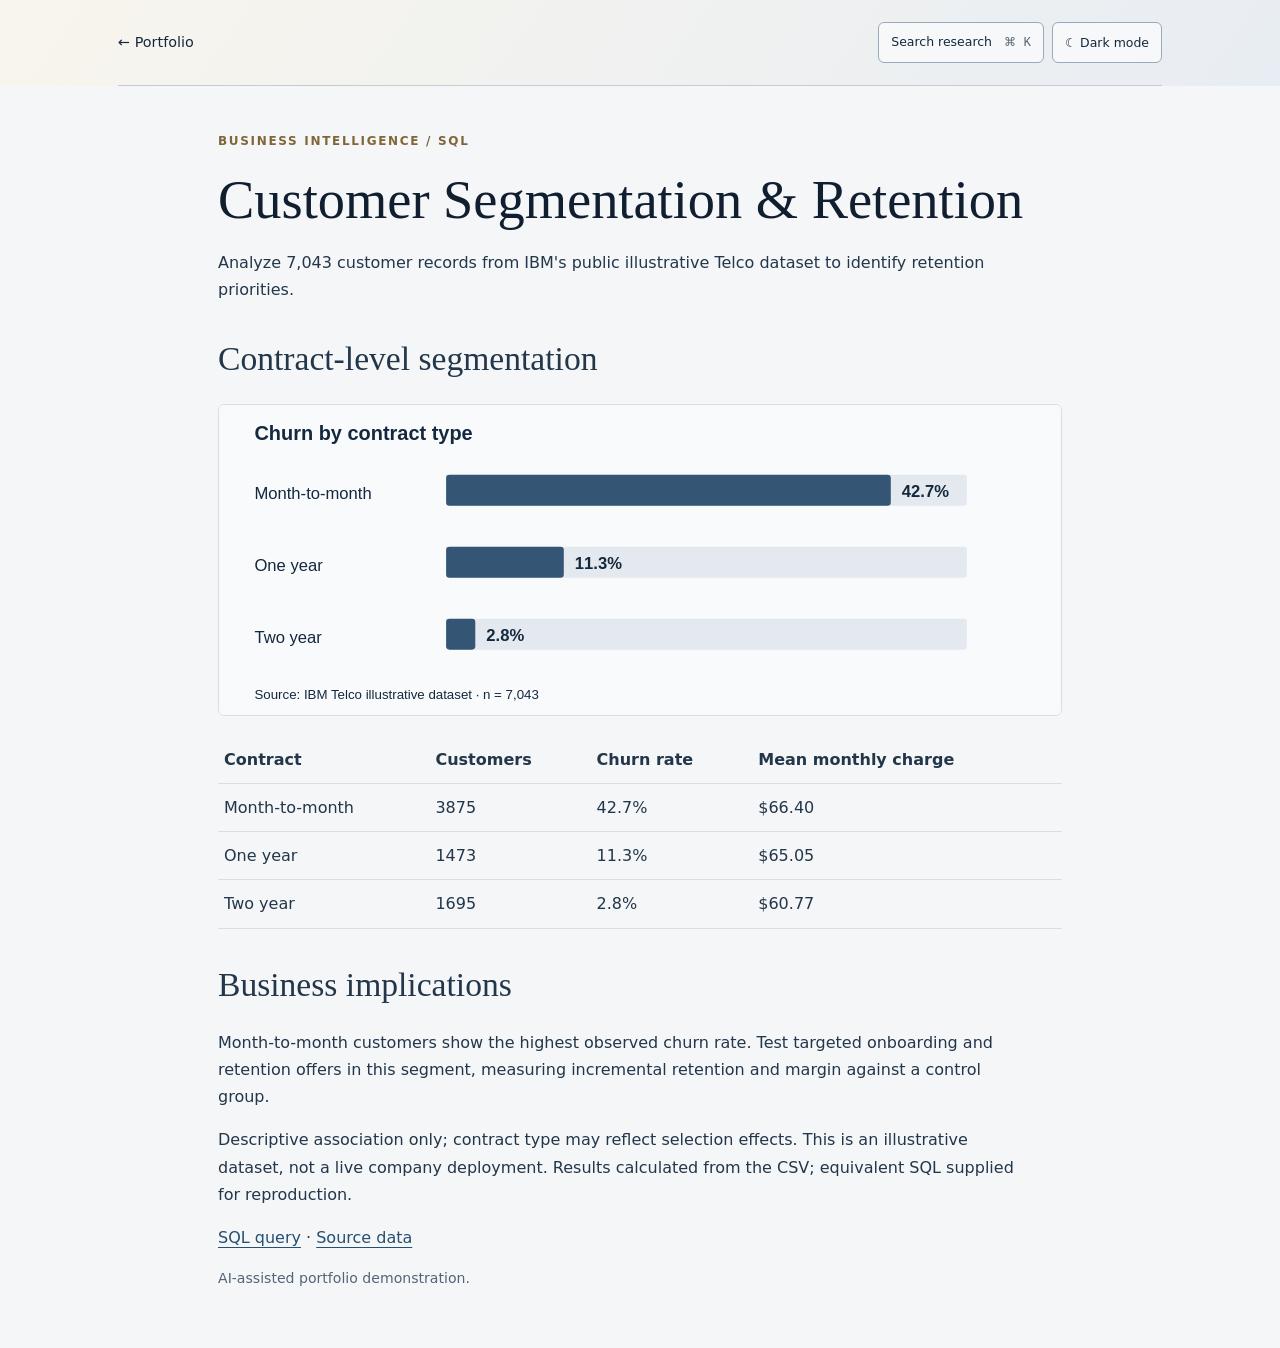
<file: customer-segments.html>
<!doctype html><html lang="en"><meta charset="utf-8"><meta name="viewport" content="width=device-width,initial-scale=1"><link rel="icon" href="assets/favicon.svg" type="image/svg+xml"><title>Customer Segmentation | Huining Diao</title><link rel="stylesheet" href="assets/portfolio.css?v=2"><body><header><div class="wrap"><nav><a href="./">← Portfolio</a></nav></div></header><article><div class="kicker">Business intelligence / SQL</div><h1>Customer Segmentation &amp; Retention</h1><p>Analyze 7,043 customer records from IBM's public illustrative Telco dataset to identify retention priorities.</p><h2>Contract-level segmentation</h2><img src="assets/customer-segments.svg" alt="Contract-level segmentation" width="760" height="280"><table><thead><tr><th>Contract</th><th>Customers</th><th>Churn rate</th><th>Mean monthly charge</th></tr></thead><tbody><tr><td>Month-to-month</td><td>3875</td><td>42.7%</td><td>$66.40</td></tr><tr><td>One year</td><td>1473</td><td>11.3%</td><td>$65.05</td></tr><tr><td>Two year</td><td>1695</td><td>2.8%</td><td>$60.77</td></tr></tbody></table><h2>Business implications</h2><p>Month-to-month customers show the highest observed churn rate. Test targeted onboarding and retention offers in this segment, measuring incremental retention and margin against a control group.</p><p>Descriptive association only; contract type may reflect selection effects. This is an illustrative dataset, not a live company deployment. Results calculated from the CSV; equivalent SQL supplied for reproduction.</p><p><a href="analysis/customer_segments.sql">SQL query</a> · <a href="https://github.com/IBM/telco-customer-churn-on-icp4d/blob/master/data/Telco-Customer-Churn.csv">Source data</a></p><p class="meta">AI-assisted portfolio demonstration.</p></article><script src="assets/experience.js?v=1c44c16" defer></script></body></html>
</file>
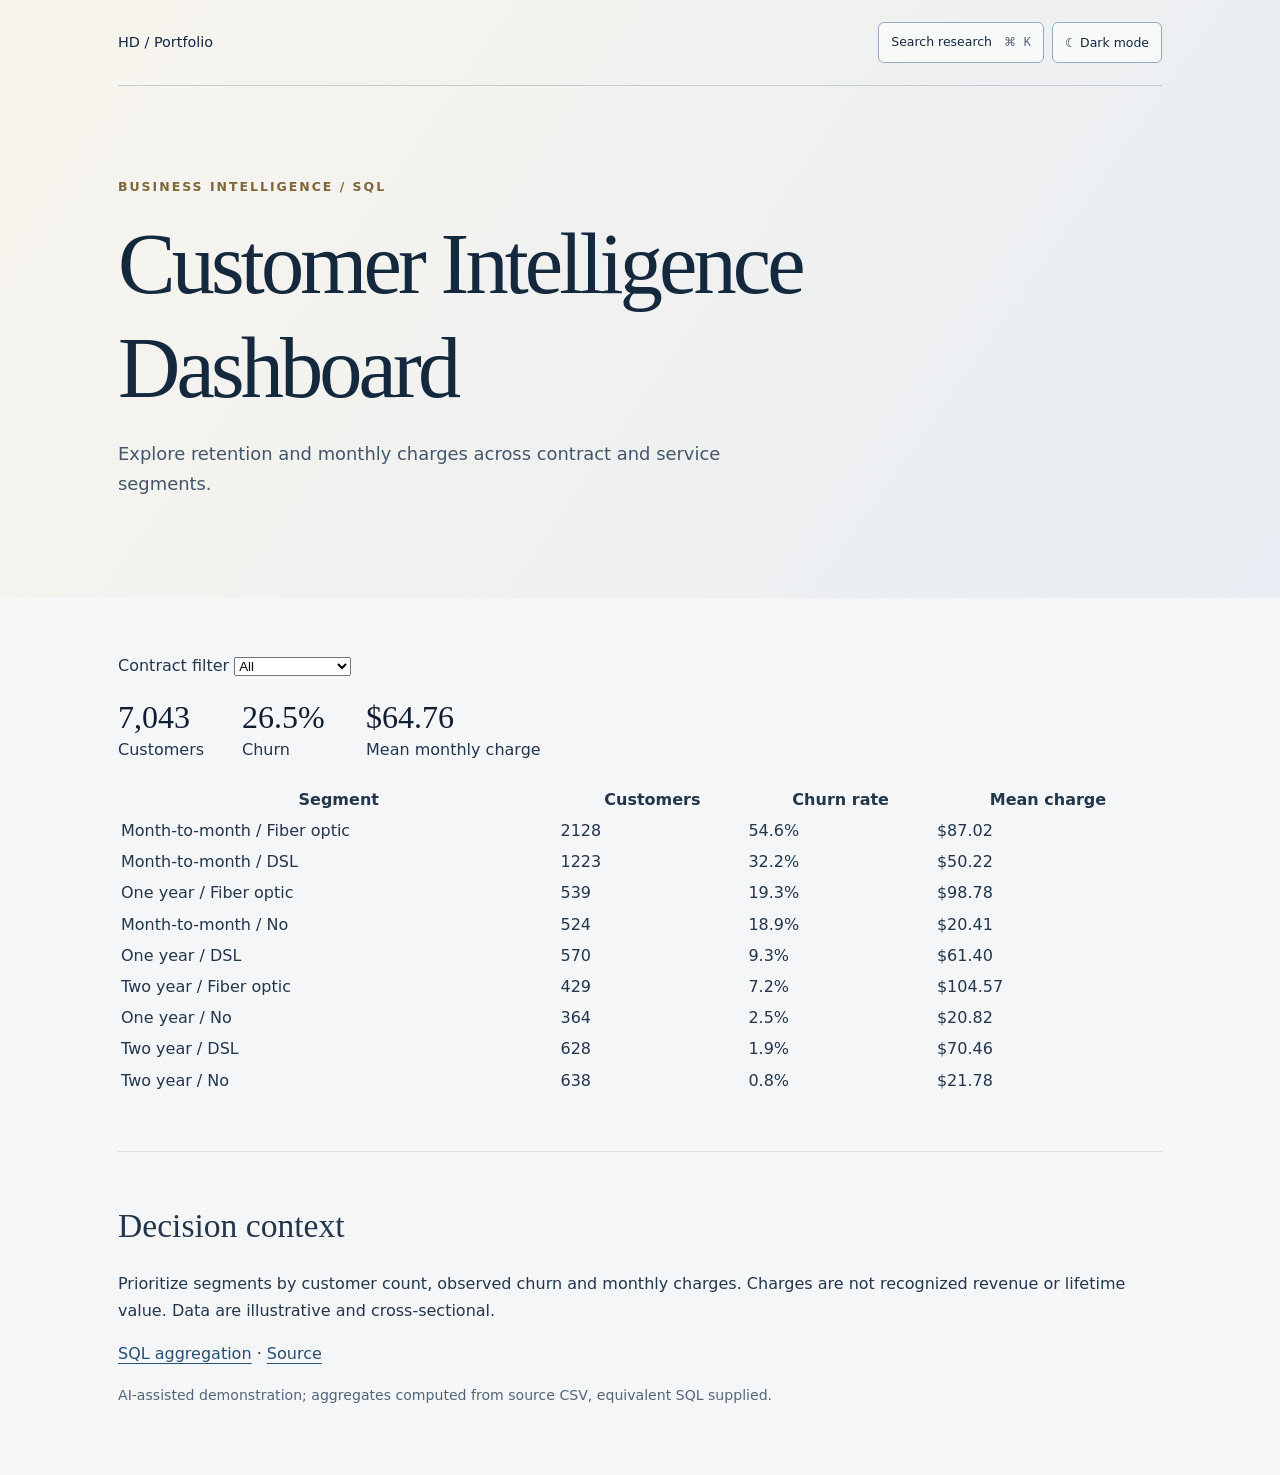
<file: dashboard.html>
<!doctype html><html lang="en"><head><meta charset="utf-8"><meta name="viewport" content="width=device-width,initial-scale=1"><title>Customer Intelligence Dashboard</title><link rel="stylesheet" href="assets/portfolio.css?v=2"></head><body><header><div class="wrap"><nav><a href="./">HD / Portfolio</a></nav><div class="hero"><div class="eyebrow">Business intelligence / SQL</div><h1>Customer Intelligence Dashboard</h1><p>Explore retention and monthly charges across contract and service segments.</p></div></div></header><main class="wrap"><section><label for="filter">Contract filter</label> <select id="filter"><option>All</option><option>Month-to-month</option><option>One year</option><option>Two year</option></select><div class="metrics" id="metrics"></div><div class="research-table"><table id="table" style="width:100%"></table></div></section><section><h2>Decision context</h2><p>Prioritize segments by customer count, observed churn and monthly charges. Charges are not recognized revenue or lifetime value. Data are illustrative and cross-sectional.</p><p><a href="analysis/dashboard.sql">SQL aggregation</a> · <a href="https://github.com/IBM/telco-customer-churn-on-icp4d/blob/master/data/Telco-Customer-Churn.csv">Source</a></p><p class="meta">AI-assisted demonstration; aggregates computed from source CSV, equivalent SQL supplied.</p></section></main><script>const data=[{"name":"Month-to-month / DSL","n":1223,"churn":394,"revenue":61418.45000000013},{"name":"One year / DSL","n":570,"churn":53,"revenue":34996.15000000001},{"name":"Month-to-month / Fiber optic","n":2128,"churn":1162,"revenue":185181.09999999995},{"name":"Two year / No","n":638,"churn":5,"revenue":13893.95000000001},{"name":"One year / Fiber optic","n":539,"churn":104,"revenue":53242.15000000002},{"name":"Two year / Fiber optic","n":429,"churn":31,"revenue":44861.15000000001},{"name":"One year / No","n":364,"churn":9,"revenue":7578.3},{"name":"Month-to-month / No","n":524,"churn":99,"revenue":10694.599999999986},{"name":"Two year / DSL","n":628,"churn":12,"revenue":44250.75000000001}];function render(){let f=document.getElementById('filter').value,a=data.filter(x=>f==='All'||x.name.startsWith(f+' /')),n=a.reduce((s,x)=>s+x.n,0),c=a.reduce((s,x)=>s+x.churn,0),m=a.reduce((s,x)=>s+x.revenue,0);document.getElementById('metrics').innerHTML='<div><strong>'+n.toLocaleString()+'</strong>Customers</div><div><strong>'+(100*c/n).toFixed(1)+'%</strong>Churn</div><div><strong>$'+(m/n).toFixed(2)+'</strong>Mean monthly charge</div>';document.getElementById('table').innerHTML='<tr><th>Segment</th><th>Customers</th><th>Churn rate</th><th>Mean charge</th></tr>'+a.sort((x,y)=>y.churn/y.n-x.churn/x.n).map(x=>'<tr><td>'+x.name+'</td><td>'+x.n+'</td><td>'+(100*x.churn/x.n).toFixed(1)+'%</td><td>$'+(x.revenue/x.n).toFixed(2)+'</td></tr>').join('')}document.getElementById('filter').onchange=render;render()</script><script src="assets/experience.js?v=1c44c16" defer></script></body></html>
</file>
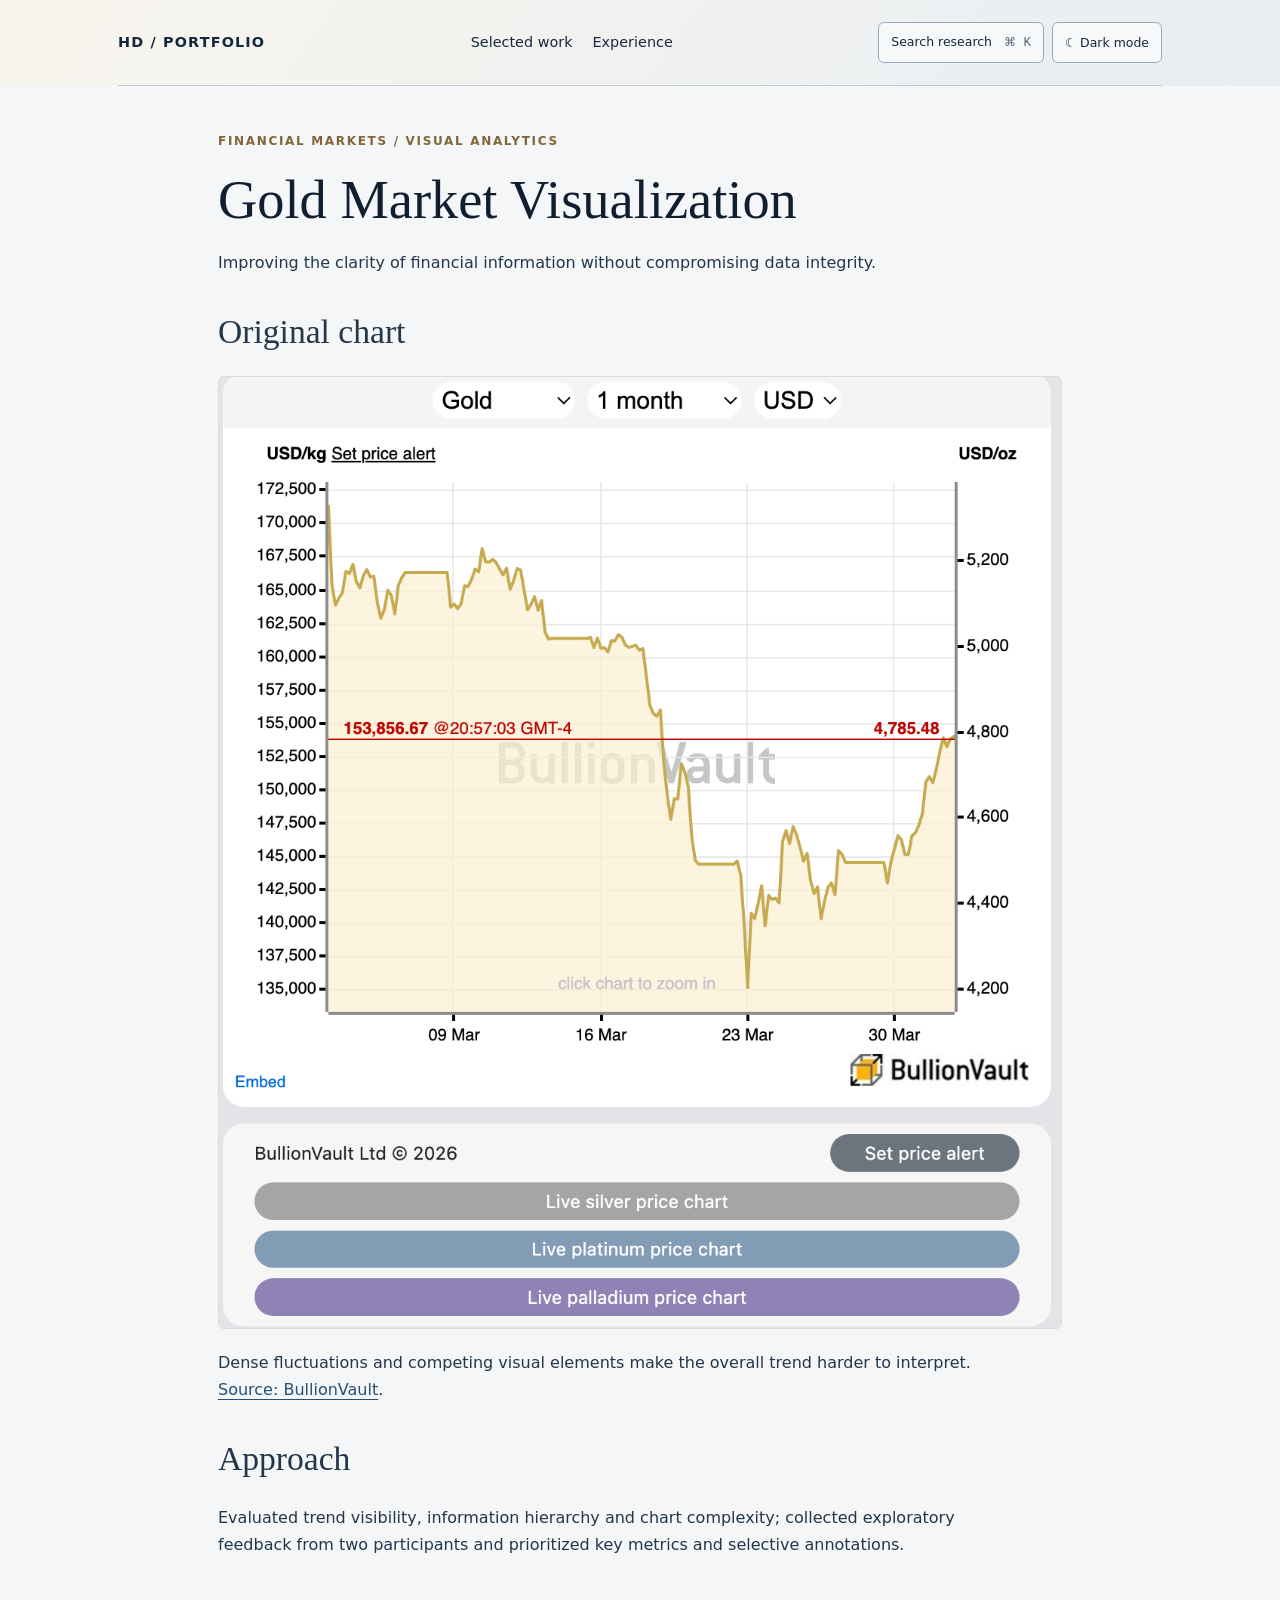
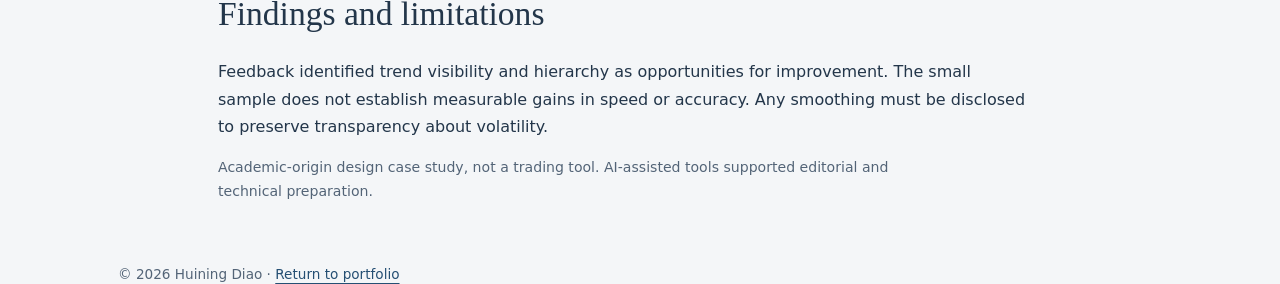
<file: gold-market.html>
<!doctype html><html lang="en"><head><meta charset="utf-8"><meta name="viewport" content="width=device-width,initial-scale=1"><title>Gold Market Visualization | Huining Diao</title><link rel="stylesheet" href="assets/portfolio.css?v=2"></head><body><header><div class="wrap"><nav><a class="brand" href="./">HD / PORTFOLIO</a><div><a href="./#work">Selected work</a><a href="./#experience">Experience</a></div></nav></div></header><main><article><div class="kicker">Financial markets / Visual analytics</div><h1>Gold Market Visualization</h1><p>Improving the clarity of financial information without compromising data integrity.</p><h2>Original chart</h2><img src="assets/gold-original.png" alt="Original BullionVault gold price chart"><p>Dense fluctuations and competing visual elements make the overall trend harder to interpret. <a href="https://www.bullionvault.com/gold-price-chart.do">Source: BullionVault</a>.</p><h2>Approach</h2><p>Evaluated trend visibility, information hierarchy and chart complexity; collected exploratory feedback from two participants and prioritized key metrics and selective annotations.</p><h2>Findings and limitations</h2><p>Feedback identified trend visibility and hierarchy as opportunities for improvement. The small sample does not establish measurable gains in speed or accuracy. Any smoothing must be disclosed to preserve transparency about volatility.</p><p class="meta">Academic-origin design case study, not a trading tool. AI-assisted tools supported editorial and technical preparation.</p></article></main><footer class="wrap">© 2026 Huining Diao · <a href="./">Return to portfolio</a></footer><script src="assets/experience.js?v=1c44c16" defer></script></body></html>
</file>
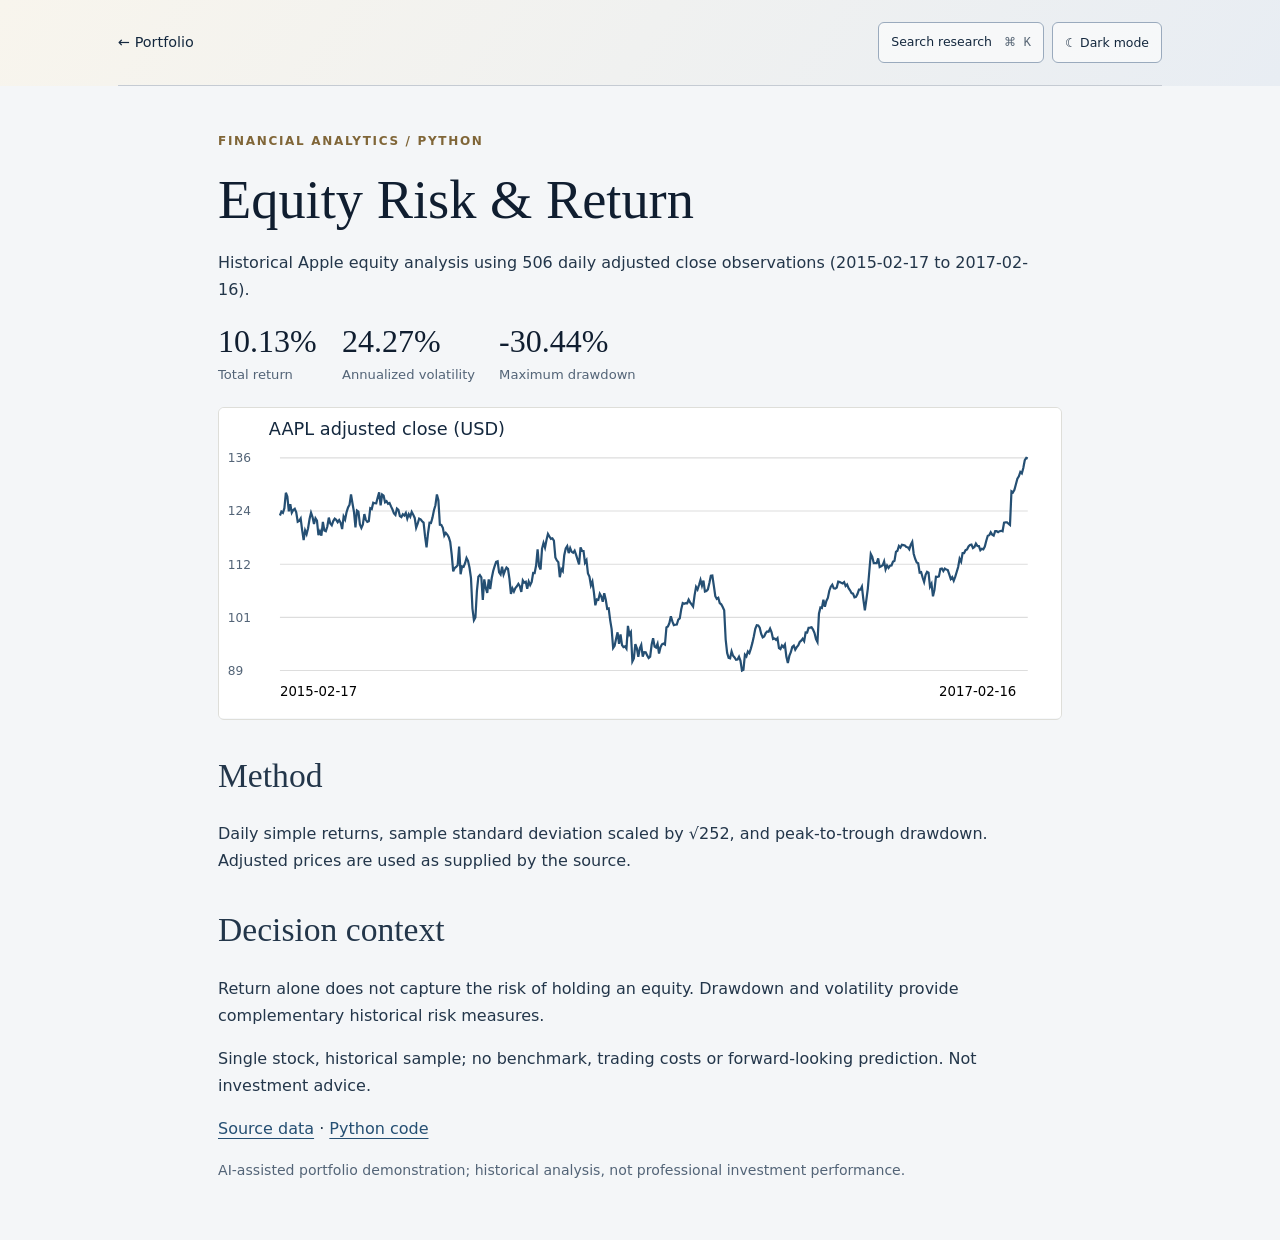
<file: market-risk.html>
<!doctype html><html lang="en"><meta charset="utf-8"><meta name="viewport" content="width=device-width,initial-scale=1"><title>Market Risk & Return | Huining Diao</title><link rel="stylesheet" href="assets/portfolio.css?v=2"><body><header><div class="wrap"><nav><a href="./">← Portfolio</a></nav></div></header><article><div class="kicker">Financial analytics / Python</div><h1>Equity Risk &amp; Return</h1><p>Historical Apple equity analysis using 506 daily adjusted close observations (2015-02-17 to 2017-02-16).</p><div class="metrics"><div><strong>10.13%</strong><span>Total return</span></div><div><strong>24.27%</strong><span>Annualized volatility</span></div><div><strong>-30.44%</strong><span>Maximum drawdown</span></div></div><svg viewBox="0 0 760 280" role="img" aria-label="Apple adjusted closing price over time" xmlns="http://www.w3.org/2000/svg"><rect width="760" height="280" fill="#fff"/><text x="45" y="24" fill="#14283e" font-size="16">AAPL adjusted close (USD)</text><line x1="55" y1="45" x2="730" y2="45" stroke="#ddd"/><text x="8" y="49" font-size="11" fill="#536477">136</text><line x1="55" y1="93" x2="730" y2="93" stroke="#ddd"/><text x="8" y="97" font-size="11" fill="#536477">124</text><line x1="55" y1="141" x2="730" y2="141" stroke="#ddd"/><text x="8" y="145" font-size="11" fill="#536477">112</text><line x1="55" y1="189" x2="730" y2="189" stroke="#ddd"/><text x="8" y="193" font-size="11" fill="#536477">101</text><line x1="55" y1="237" x2="730" y2="237" stroke="#ddd"/><text x="8" y="241" font-size="11" fill="#536477">89</text><polyline fill="none" stroke="#254f73" stroke-width="2" points="55,97.04356346686811 56.336633663366335,93.51042861405382 57.67326732673267,94.58229618857408 59.00990099009901,90.41397321061362 60.34653465346535,76.51960457295847 61.68316831683168,79.81456039439486 63.01980198019802,93.2325709692941 64.35643564356435,86.76174471322238 65.6930693069307,94.5425597707607 67.02970297029702,92.0416138790849 68.36633663366337,90.96974630456467 69.70297029702971,94.22502764150718 71.03960396039604,102.68070117979748 72.37623762376238,101.92645657006608 73.7128712871287,99.78275032324142 75.04950495049505,110.22336197928567 76.38613861386139,119.23487054484657 77.72277227722772,110.46157404176735 79.05940594059406,113.87561937889268 80.39603960396039,108.47666482622921 81.73267326732673,100.17972638590585 83.06930693069307,94.50288115737894 84.4059405940594,98.35361007276632 85.74257425742574,104.7053179109332 87.07920792079207,99.50486377626586 88.41584158415841,101.56915499189546 89.75247524752476,114.7092790198192 91.0891089108911,111.29522955380592 92.42574257425743,115.22534459817265 93.76237623762376,102.83949821108402 95.0990099009901,110.54095604185876 96.43564356435644,111.25552616709633 97.77227722772278,107.00782118904448 99.10891089108911,98.94909068231487 100.44554455445544,104.26863433267117 101.78217821782178,105.89627500114246 103.11881188118812,102.08525360135263 104.45544554455446,99.94154735452796 105.79207920792079,100.93399989785307 107.12871287128712,103.11738475805952 108.46534653465346,101.21188644482856 109.8019801980198,103.63347923862878 111.13861386138615,109.27061695155815 112.47524752475248,97.95663401010181 113.8118811881188,100.69579196425934 115.14851485148515,93.90743357893409 116.48514851485149,89.73911060097363 117.82178217821783,87.31751780717342 119.15841584158416,77.9090662100518 120.4950495049505,86.20597574815935 121.83168316831683,93.82801854773896 123.16831683168317,107.6826796697965 124.5049504950495,92.5973869730359 125.84158415841584,93.589839516361 127.17821782178218,105.1022939735977 128.5148514851485,108.23845276374749 129.85148514851485,105.1689011943131 131.18811881188117,95.76099048151542 132.5247524752475,100.94332705577494 133.86138613861385,102.73719675387687 135.1980198019802,102.17910322488733 136.53465346534654,90.45910195611447 137.87128712871288,91.1766242362498 139.20792079207922,85.51593947523341 140.54455445544556,85.99428766199031 141.88118811881188,86.03419336421038 143.21782178217822,80.73227180770564 144.55445544554453,76.14793446465579 145.89108910891088,87.7882192934118 147.22772277227722,78.14113448723569 148.56435643564356,79.17757620298215 149.9009900990099,85.15718039960971 151.23762376237624,84.1207386838632 152.5742574257426,86.43279620873466 153.91089108910893,85.79501927083197 155.24752475247524,88.82466100915832 156.58415841584159,91.65503435632625 157.92079207920793,95.0434392991643 159.25742574257424,96.55829113498723 160.59405940594058,90.7381156895055 161.93069306930693,91.89420844970473 163.26732673267327,97.55488908183317 164.6039603960396,98.55149115756706 165.94059405940595,95.8407358237481 167.2772277227723,97.03663932174413 168.6138613861386,94.72454876576896 169.95049504950495,99.8271399977958 171.2871287128713,95.80086315263176 172.6237623762376,98.11298673971073 173.96039603960395,93.80766313005194 175.2970297029703,96.23937169937611 176.63366336633663,99.2291737976899 177.97029702970298,108.07899098149798 179.30693069306932,104.49122268307829 180.64356435643566,99.8271399977958 181.98019801980197,100.46494583791426 183.31683168316832,102.21897589600363 184.65346534653466,103.45474793622805 185.990099009901,115.8923334184558 187.32673267326732,125.85833766024304 188.66336633663366,113.0619931023916 190,103.57433704736127 191.33663366336634,103.77366737183917 192.67326732673268,98.95012703319506 194.009900990099,92.21312788531586 195.34653465346534,87.7882192934118 196.68316831683168,78.02148757167086 198.01980198019803,83.28356535927509 199.35643564356437,105.32836297656267 200.69306930693068,105.5675370699411 202.02970297029702,108.19857596374324 203.36633663366337,115.09506579608777 204.7029702970297,112.6633572267636 206.03960396039605,114.2180528314871 207.37623762376236,116.68960104082385 208.7128712871287,120.95504785047834 210.04950495049505,132.35616271474387 211.3861386138614,147.50449940190265 212.72277227722773,144.47482463247255 214.05940594059405,143.47375097106823 215.3960396039604,141.9120197412456 216.73267326732673,125.09332903957656 218.06930693069307,150.04104043675892 219.40594059405942,143.0332605580988 220.74257425742573,143.39364641558225 222.07920792079207,140.1500539604799 223.41584158415841,135.34470137333912 224.75247524752476,137.98765210893168 226.0891089108911,143.9542668240088 227.4257425742574,153.4047587584305 228.76237623762376,180.99538786010166 230.0990099009901,191.56712474026446 231.43564356435644,189.0843872445318 232.77227722772278,165.2579166642026 234.1089108910891,152.32357228376426 235.44554455445544,150.84191670721182 236.78217821782178,152.96426834546105 238.11881188118812,173.14668149768957 239.45544554455446,154.64615847295659 240.79207920792078,162.53489027533982 242.12871287128712,166.93980679169817 243.46534653465346,154.76628846841373 244.8019801980198,163.4158752301667 246.13861386138615,153.72512330483073 247.47524752475246,147.15783383914004 248.8118811881188,142.75295035388547 250.14851485148515,138.86863293487056 251.4851485148515,138.3480338375272 252.82178217821783,148.3191289981802 254.15841584158414,150.2012206455151 255.4950495049505,143.15339055355594 256.83168316831683,150.4014262942424 258.16831683168317,146.7173434261706 259.5049504950495,143.99431703730787 260.84158415841586,145.15561219634802 262.17821782178214,154.24568937107037 263.5148514851485,167.780737404338 264.8514851485148,162.81520047955314 266.18811881188117,165.69840707717205 267.5247524752475,162.49486896425663 268.86138613861385,160.89308339224704 270.1980198019802,158.77073175399784 271.53465346534654,160.89308339224704 272.8712871287129,166.01877162357232 274.2079207920792,155.5271103966797 275.54455445544556,157.6094407238457 276.8811881188119,156.84858576447596 278.21782178217825,163.17561936814033 279.5544554455446,156.5682755602627 280.89108910891093,159.85192235755198 282.2277227722772,157.08884162650227 283.56435643564356,148.9197996199058 284.9009900990099,148.95982505987695 286.23762376237624,141.9920953945158 287.5742574257426,127.65617109079521 288.9108910891089,142.87308034934262 290.2475247524752,145.79630825804475 291.58415841584156,126.89534916252924 292.9207920792079,121.84973658447419 294.25742574257424,125.97431399440345 295.5940594059406,119.24684431995657 296.9306930693069,113.68066567566187 298.26732673267327,115.9631975226672 299.6039603960396,118.21526643423753 300.94059405940595,117.65224714190094 302.2772277227723,119.6228167295229 303.61386138613864,134.90485919578083 304.950495049505,137.5590900533046 306.2871287128713,139.12750595274895 307.62376237623766,152.72049054199715 308.96039603960395,145.32075532844286 310.2970297029703,147.29132491606475 311.63366336633663,132.8136187283778 312.970297029703,126.82146271232456 314.3069306930693,124.73021811603358 315.64356435643566,130.96369111832112 316.980198019802,126.41930902414703 318.3168316831683,129.837652533648 319.65346534653463,130.72240716319055 320.990099009901,128.75180454446485 322.3267326732673,132.6125542709529 323.66336633663366,136.8754287834027 325,141.21875054903995 326.33663366336634,125.81606197632877 327.6732673267327,128.83225592654023 329.009900990099,129.03331625507712 330.34653465346537,139.52965964092655 331.6831683168317,137.317806098174 333.019801980198,149.34234175687408 334.35643564356434,152.15744234744486 335.6930693069307,160.16042460881744 337.029702970297,156.74208109931647 338.36633663366337,166.23299897584224 339.7029702970297,178.0966979325991 341.03960396039605,172.86862153741941 342.3762376237624,173.27077522559696 343.71287128712873,167.720996524315 345.0495049504951,170.0535250757366 346.38613861386136,174.9196425071167 347.7227722772277,167.19820085857214 349.05940594059405,172.9088451640131 350.3960396039604,181.19330610489422 351.73267326732673,180.83138017219827 353.0693069306931,191.44836553561302 354.4059405940594,199.53176614795717 355.74257425742576,216.62351259767806 357.0792079207921,214.57249162798072 358.41584158415844,208.25860440360955 359.7524752475247,202.50773234268695 361.08910891089107,212.84321012437735 362.4257425742574,204.27724160177198 363.76237623762376,213.8888303580789 365.0990099009901,215.77895269251346 366.43564356435644,215.25615702677055 367.7722772277228,217.2267266143925 369.1089108910891,196.63621830419902 370.44554455445547,204.5989439078742 371.7821782178218,202.38709036512168 373.1188118811881,228.80891386053713 374.45544554455444,226.11445937641966 375.7920792079208,213.04429935513005 377.1287128712871,216.70393094864963 378.46534653465346,224.5460104458715 379.8019801980198,217.02566215696763 381.13861386138615,213.9122617973028 382.4752475247525,224.34426472193175 383.81188118811883,220.3412665471368 385.1485148514852,220.42215146244888 386.48514851485146,223.33340972492894 387.8217821782178,225.63815498920735 389.15841584158414,224.4655631926841 390.4950495049505,213.75052086889434 391.83168316831683,207.76625928663785 393.16831683168317,215.28700394878678 394.5049504950495,216.17656047503718 395.84158415841586,212.78011245843558 397.1782178217822,221.63515681441237 398.51485148514854,215.93396353353245 399.8514851485148,213.26530221255712 401.18811881188117,212.65878095657945 402.5247524752475,213.54833748282994 403.86138613861385,198.02166253329855 405.1980198019802,197.13210600704812 406.53465346534654,194.0995492738157 407.8712871287129,187.9939933496948 409.2079207920792,192.60347562047565 410.54455445544556,195.99995666818091 411.8811881188119,195.63603235370806 413.2178217821782,195.43388199874738 414.55445544554453,191.0265500829272 415.8910891089109,189.97528565937213 417.2277227722772,181.6458404840691 418.56435643564356,176.02550321628547 419.9009900990099,176.7128763564714 421.23762376237624,176.2276866023499 422.5742574257426,176.26810015779017 423.91089108910893,172.992946483053 425.2475247524753,175.37857666264352 426.58415841584156,177.23854159935271 427.9207920792079,179.17935842027023 429.25742574257424,169.11127981011418 430.5940594059406,161.50967913486895 431.9306930693069,163.81442439914736 433.26732673267327,159.77101266891214 434.6039603960396,155.20193982468356 435.94059405940595,160.49882826675415 437.2772277227723,155.84889940942924 438.61386138613864,165.63394274931255 439.9504950495049,165.14872409297524 441.28712871287127,163.693125928395 442.6237623762376,157.9514612876432 443.96039603960395,151.48200995126513 445.2970297029703,151.2394171386484 446.63366336633663,160.33708733834573 447.970297029703,169.91994729216455 449.3069306930693,172.22468842755492 450.64356435643566,171.3351649324083 451.980198019802,176.02550321628547 453.3168316831683,177.19809914169667 454.65346534653463,179.6241346189515 455.990099009901,182.57583946797556 457.3267326732673,208.9792976697051 458.66336633663366,221.06908214497878 460,225.47641406079893 461.33663366336634,225.88074780182416 462.6732673267327,219.65389340695086 464.009900990099,223.65686267952998 465.34653465346537,225.202714206224 466.6831683168317,227.31807563714176 468.019801980198,227.03331449169784 469.35643564356434,224.47046831159125 470.6930693069307,228.17235907347325 472.029702970297,237.00000000000003 473.36633663366337,236.26775410536732 474.7029702970297,222.59918196407116 476.03960396039605,224.18571129503536 477.3762376237624,219.83292198928532 478.71287128712873,221.29741377855072 480.0495049504951,217.14800936526413 481.38613861386136,212.22569776862636 482.7227722772277,206.2456930698658 484.05940594059405,199.24868133102873 485.3960396039604,196.03493660705408 486.73267326732673,196.27903646377948 488.0693069306931,198.2723644818864 489.4059405940594,203.96760803520309 490.74257425742576,206.97793896449858 492.0792079207921,206.16434571910122 493.41584158415844,203.27605233150453 494.7524752475247,201.64883280960612 496.08910891089107,202.01494130581457 497.4257425742574,199.12664378932993 498.76237623762376,202.46242605500345 500.0990099009901,208.52381113563237 501.43564356435644,208.0356361955093 502.7722772277228,209.33740438102967 504.1089108910891,207.66949466819707 505.44554455445547,216.70052461607526 506.7821782178218,217.6361843053872 508.1188118811881,214.3410591995441 509.45544554455444,215.8055509888095 510.7920792079208,213.56815614508093 512.1287128712871,224.5518156623559 513.4653465346535,230.0843356119275 514.8019801980198,223.77891260789272 516.1386138613861,220.4837875020497 517.4752475247525,215.60217022523406 518.8118811881188,214.42243545252452 520.1485148514852,218.08366905457606 521.4851485148515,215.8869313706779 522.8217821782177,214.2190216578453 524.1584158415842,211.2086907285498 525.4950495049504,209.98826989379407 526.8316831683169,208.19835979925435 528.1683168316831,210.43575464298291 529.5049504950496,202.62514965874848 530.8415841584158,202.66583984968267 532.1782178217823,198.39439789469722 533.5148514851485,198.23167429095218 534.8514851485148,197.86556579474376 536.1881188118812,200.0216174165957 537.5247524752475,203.153981758702 538.8613861386139,208.52381113563237 540.1980198019802,211.24938091948403 541.5346534653465,185.70217150475926 542.8712871287129,180.04761814237673 544.2079207920792,180.57645024233025 545.5445544554456,173.09126356337012 546.8811881188119,179.47806694927328 548.2178217821781,174.14896079438086 549.5544554455446,171.49041524892948 550.8910891089108,164.90540872496388 552.2277227722773,161.26525309599396 553.5643564356435,159.46564424361515 554.90099009901,162.77858962993233 556.2376237623762,163.06489085058857 557.5742574257426,162.04237587396142 558.9108910891089,156.7252765252827 560.2475247524753,157.1343089408166 561.5841584158416,157.78870465279437 562.9207920792079,158.36131122299489 564.2574257425742,157.21609808259387 565.5940594059406,160.69264652579344 566.9306930693069,159.3020411867327 568.2673267326733,162.65589146615844 569.6039603960396,164.53731836253036 570.940594059406,167.11404586398862 572.2772277227723,167.6048674212998 573.6138613861386,170.95871770072551 574.950495049505,170.54971831629538 576.2871287128713,167.9729577837334 577.6237623762377,163.88289374833676 578.960396039604,164.0056208143264 580.2970297029703,161.30616211799054 581.6336633663366,172.92196264109052 582.9702970297029,182.69721638759935 584.3069306930693,173.2491439815275 585.6435643564356,162.98310583769924 586.980198019802,147.3590593231957 588.3168316831683,131.81679782158153 589.6534653465346,134.47534749592086 590.990099009901,139.95602099926617 592.3267326732673,139.9969300212627 593.6633663366337,140.07871503415203 595,135.70234977809912 596.3366336633663,143.5143874864588 597.6732673267327,142.81908275248446 599.009900990099,141.96017496162767 600.3465346534654,138.4427133675436 601.6831683168317,145.68211560348698 603.019801980198,142.12374911629433 604.3564356435644,144.29151026442628 605.6930693069307,142.32826532406125 607.0297029702971,142.12374911629433 608.3663366336634,138.6881096950913 609.7029702970297,137.99280496111692 611.039603960396,129.85355288121656 612.3762376237623,128.83103790458935 613.7128712871287,124.5773997145261 615.049504950495,126.04979419536417 616.3861386138614,123.3912734232406 617.7227722772277,123.7184547636776 619.059405940594,124.04566913521839 620.3960396039604,125.47718762516367 621.7326732673267,125.7226128549271 623.0693069306931,127.60403562241106 624.4059405940594,123.3094553792475 625.7425742574258,120.85542191267508 627.0792079207921,131.7350128086922 628.4158415841584,136.27495634829964 629.7524752475248,139.38341442906568 631.0891089108911,140.11962405614855 632.4257425742575,148.50427246359672 633.7623762376238,148.09526895027864 635.0990099009902,152.98741076252713 636.4356435643564,157.05738362906675 637.7722772277227,150.60298621822355 639.1089108910891,147.93081947136255 640.4455445544554,148.67081115982506 641.7821782178218,161.3739832317688 643.1188118811881,158.74290717797496 644.4554455445544,169.9250051799265 645.7920792079208,164.16950876447868 647.1287128712871,152.32965413574257 648.4653465346535,152.49409948577068 649.8019801980198,152.04188303096933 651.1386138613861,145.17638050283188 652.4752475247525,144.8886093980587 653.8118811881188,147.23191434707928 655.1485148514852,144.92972899334166 656.4851485148515,145.8341660318322 657.8217821782179,146.2863866155215 659.1584158415842,150.15079453675008 660.4950495049505,154.38518797998998 661.8316831683169,152.69963552886594 663.1683168316831,155.94738164526507 664.5049504950495,152.49409948577068 665.8415841584158,148.0541452261077 667.1782178217821,143.5730672422738 668.5148514851485,136.0498452473435 669.8514851485148,138.72201199420454 671.1881188118812,130.95210132979227 672.5247524752475,130.95210132979227 673.8613861386139,128.36214487128137 675.1980198019802,127.745478937564 676.5346534653465,124.99107300013708 677.8712871287129,123.71665456852315 679.2079207920792,123.26443398483387 680.5445544554456,126.42993678177913 681.8811881188119,125.48441317910937 683.2178217821782,122.44220310580546 684.5544554455446,124.49773282116485 685.8910891089109,124.62105857591 687.2277227722773,128.36214487128137 688.5643564356436,127.00548724910153 689.9009900990098,127.53994289446875 691.2376237623762,125.11439875488223 692.5742574257425,119.77000332784068 693.9108910891089,115.33007797039355 695.2475247524752,114.83673779142126 696.5841584158416,112.20566173762748 697.9207920792079,114.26119145298686 699.2574257425742,115.12451302508245 700.5940594059406,111.17789481550375 701.9306930693069,111.21901441078676 703.2673267326733,112.08233185399438 704.6039603960396,111.17789481550375 705.940594059406,110.84899998655962 707.2772277227723,111.3012205702489 708.6138613861386,103.44910374637445 709.950495049505,103.20241920578042 711.2871287128713,103.16133264160126 712.6237623762377,104.47687066849812 713.960396039604,105.62796334536695 715.2970297029703,75.20608557227845 716.6336633663366,76.11052261076901 717.9702970297029,73.84942382121052 719.3069306930693,68.87507172061188 720.6435643564356,63.77733193194865 721.980198019802,61.68071152352198 723.3168316831683,57.758251437449815 724.6534653465346,58.99693021480438 725.990099009901,54.166139548886704 727.3267326732673,47.02311794480302 728.6633663366337,45 730,45.660576657267335"/><text x="55" y="260" font-size="12">2015-02-17</text><text x="650" y="260" font-size="12">2017-02-16</text></svg><h2>Method</h2><p>Daily simple returns, sample standard deviation scaled by √252, and peak-to-trough drawdown. Adjusted prices are used as supplied by the source.</p><h2>Decision context</h2><p>Return alone does not capture the risk of holding an equity. Drawdown and volatility provide complementary historical risk measures.</p><p>Single stock, historical sample; no benchmark, trading costs or forward-looking prediction. Not investment advice.</p><p><a href="https://github.com/plotly/datasets/blob/master/finance-charts-apple.csv">Source data</a> · <a href="analysis/market_risk.py">Python code</a></p><p class="meta">AI-assisted portfolio demonstration; historical analysis, not professional investment performance.</p></article><script src="assets/experience.js?v=1c44c16" defer></script></body></html>
</file>
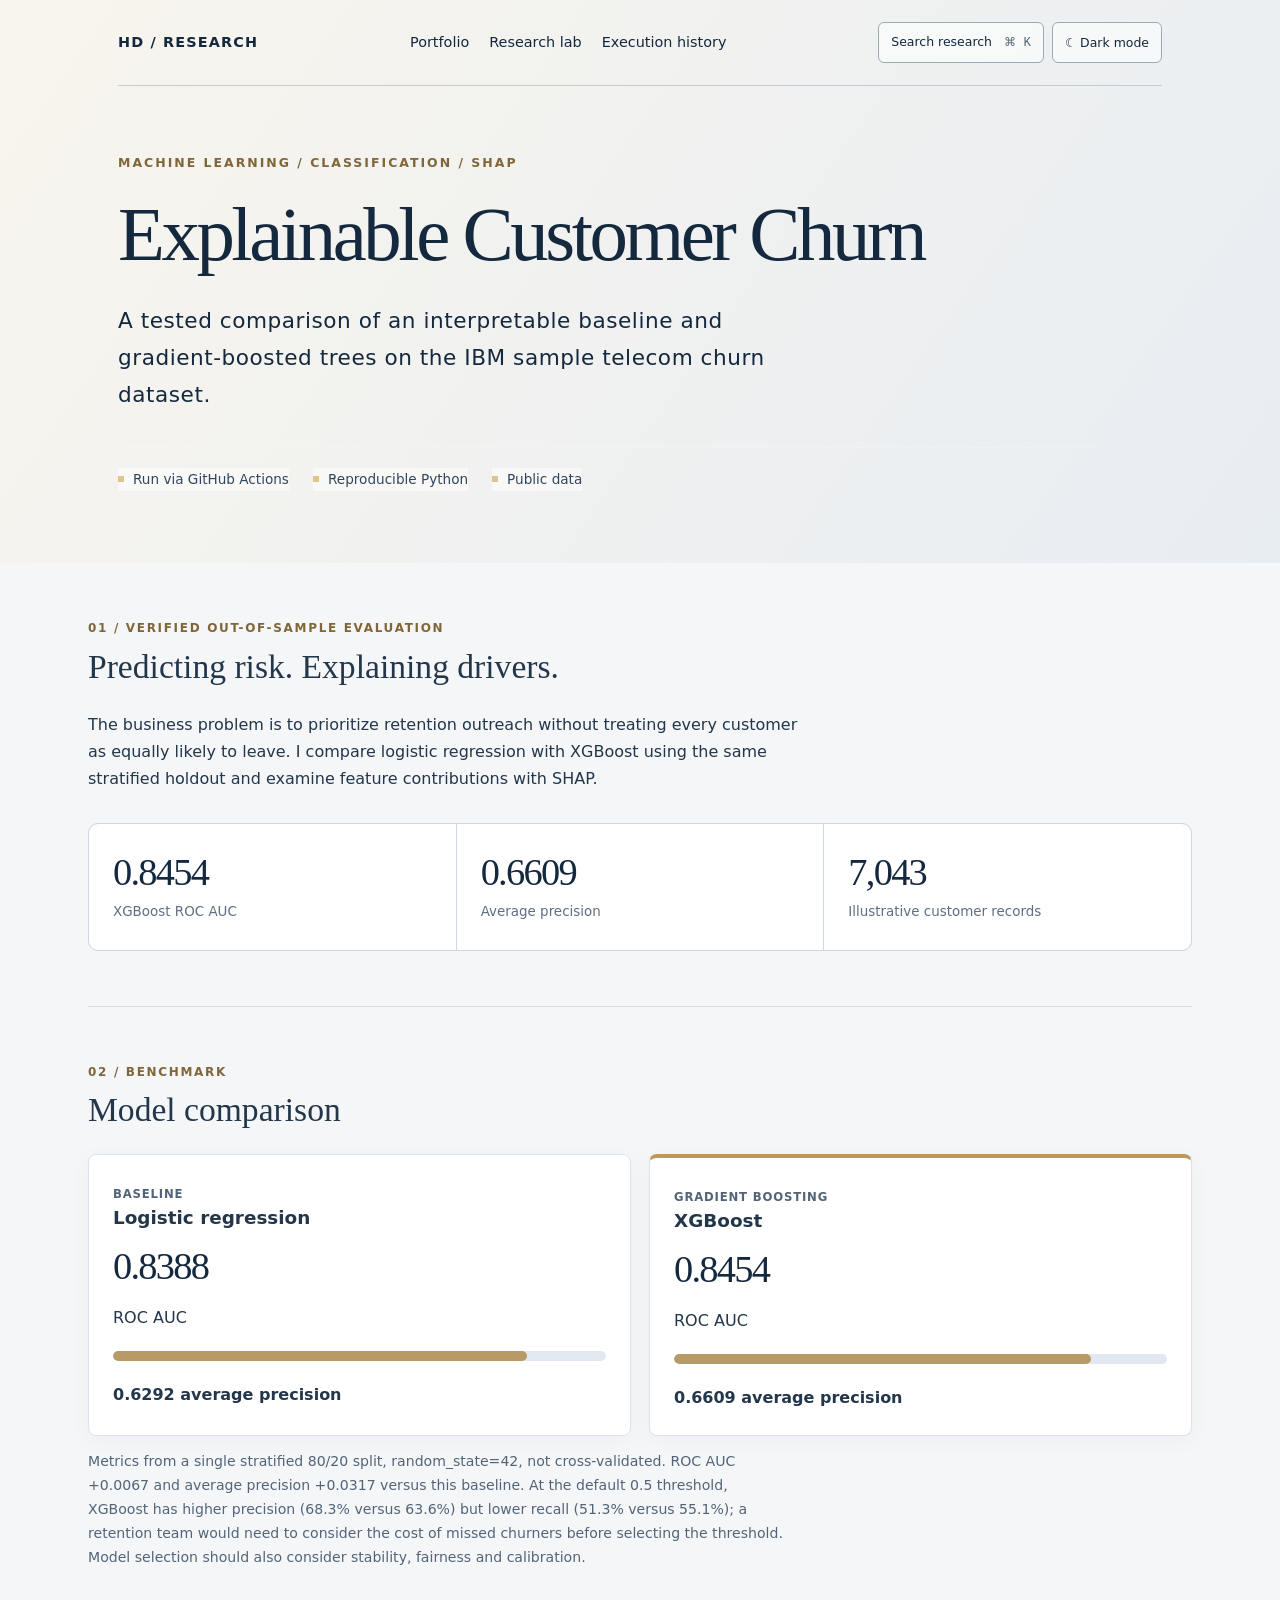
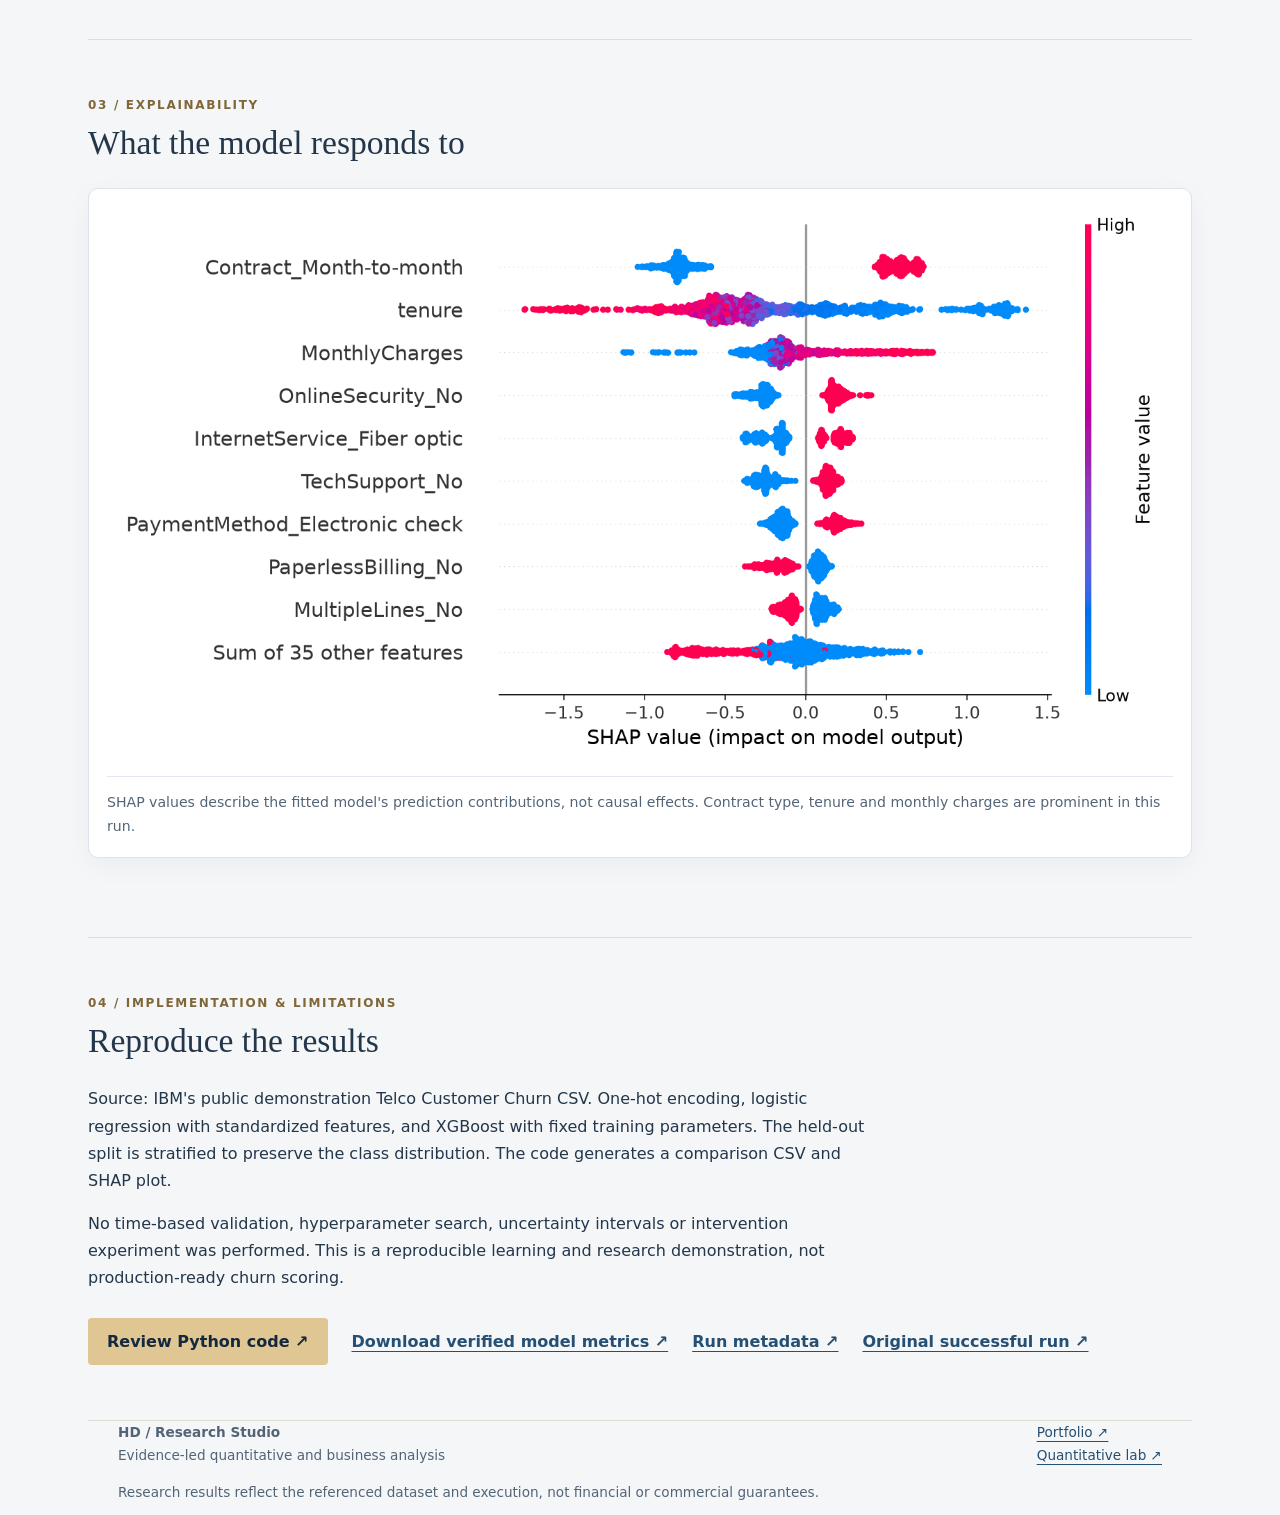
<file: research-churn.html>
<!doctype html><html lang="en"><head><meta charset="utf-8"><meta name="viewport" content="width=device-width,initial-scale=1"><meta name="description" content="Explainable Customer Churn: reproducible quantitative research by Huining Diao."><link rel="icon" href="assets/favicon.svg" type="image/svg+xml"><title>Explainable Customer Churn | Huining Diao</title><link rel="stylesheet" href="assets/portfolio.css?v=2"></head><body><header class="case-header"><div class="wrap"><nav aria-label="Page navigation"><a class="brand" href="./">HD / RESEARCH</a><div><a href="./">Portfolio</a><a href="research-lab.html">Research lab</a><a href="https://github.com/huining66/huining-Diao-portfolio/actions/workflows/research.yml">Execution history</a></div></nav><div class="hero"><div class="eyebrow">Machine learning / Classification / SHAP</div><h1>Explainable Customer Churn</h1><p class="subtitle">A tested comparison of an interpretable baseline and gradient-boosted trees on the IBM sample telecom churn dataset.</p><div class="hero-proof"><span>Run via GitHub Actions</span><span>Reproducible Python</span><span>Public data</span></div></div></div></header><main class="wrap case-main"><section class="case-intro"><div class="kicker">01 / Verified out-of-sample evaluation</div><h2>Predicting risk. Explaining drivers.</h2><p>The business problem is to prioritize retention outreach without treating every customer as equally likely to leave. I compare logistic regression with XGBoost using the same stratified holdout and examine feature contributions with SHAP.</p><div class="stat-band"><div><span class="stat-value">0.8454</span><span> XGBoost ROC AUC</span></div><div><span class="stat-value">0.6609</span><span> Average precision</span></div><div><span class="stat-value">7,043</span><span> Illustrative customer records</span></div></div></section>
<section><div class="kicker">02 / Benchmark</div><h2>Model comparison</h2><div class="model-comparison"><div class="card"><span class="meta">BASELINE</span><h3>Logistic regression</h3><div class="stat-value">0.8388</div><p>ROC AUC</p><div class="bar-track"><span style="width:83.88%"></span></div><strong>0.6292 average precision</strong></div><div class="card accent-card"><span class="meta">GRADIENT BOOSTING</span><h3>XGBoost</h3><div class="stat-value">0.8454</div><p>ROC AUC</p><div class="bar-track"><span style="width:84.54%"></span></div><strong>0.6609 average precision</strong></div></div><p class="meta">Metrics from a single stratified 80/20 split, random_state=42, not cross-validated. ROC AUC +0.0067 and average precision +0.0317 versus this baseline. At the default 0.5 threshold, XGBoost has higher precision (68.3% versus 63.6%) but lower recall (51.3% versus 55.1%); a retention team would need to consider the cost of missed churners before selecting the threshold. Model selection should also consider stability, fairness and calibration.</p></section>
<section><div class="kicker">03 / Explainability</div><h2>What the model responds to</h2><figure class="figure-card"><img src="assets/research/shap_summary.png" alt="SHAP beeswarm plot for XGBoost churn model, with contract type, tenure and monthly charges among the leading variables" loading="lazy"><figcaption>SHAP values describe the fitted model's prediction contributions, not causal effects. Contract type, tenure and monthly charges are prominent in this run.</figcaption></figure></section>
<section><div class="kicker">04 / Implementation & limitations</div><h2>Reproduce the results</h2><p>Source: IBM's public demonstration Telco Customer Churn CSV. One-hot encoding, logistic regression with standardized features, and XGBoost with fixed training parameters. The held-out split is stratified to preserve the class distribution. The code generates a comparison CSV and SHAP plot.</p><p>No time-based validation, hyperparameter search, uncertainty intervals or intervention experiment was performed. This is a reproducible learning and research demonstration, not production-ready churn scoring.</p><div class="case-links"><a class="button" href="analysis/churn_xgb_shap.py">Review Python code ↗</a><a href="data/research/model_metrics.csv">Download verified model metrics ↗</a><a href="data/research/model_metadata.json">Run metadata ↗</a><a href="https://github.com/huining66/huining-Diao-portfolio/actions/runs/45549997954">Original successful run ↗</a></div></section></main><footer class="wrap"><div class="footer-inner"><div><strong>HD / Research Studio</strong><br>Evidence-led quantitative and business analysis</div><div><a href="./">Portfolio ↗</a><br><a href="research-lab.html">Quantitative lab ↗</a></div></div><p>Research results reflect the referenced dataset and execution, not financial or commercial guarantees.</p></footer><script src="assets/experience.js?v=1c44c16" defer></script></body></html>
</file>
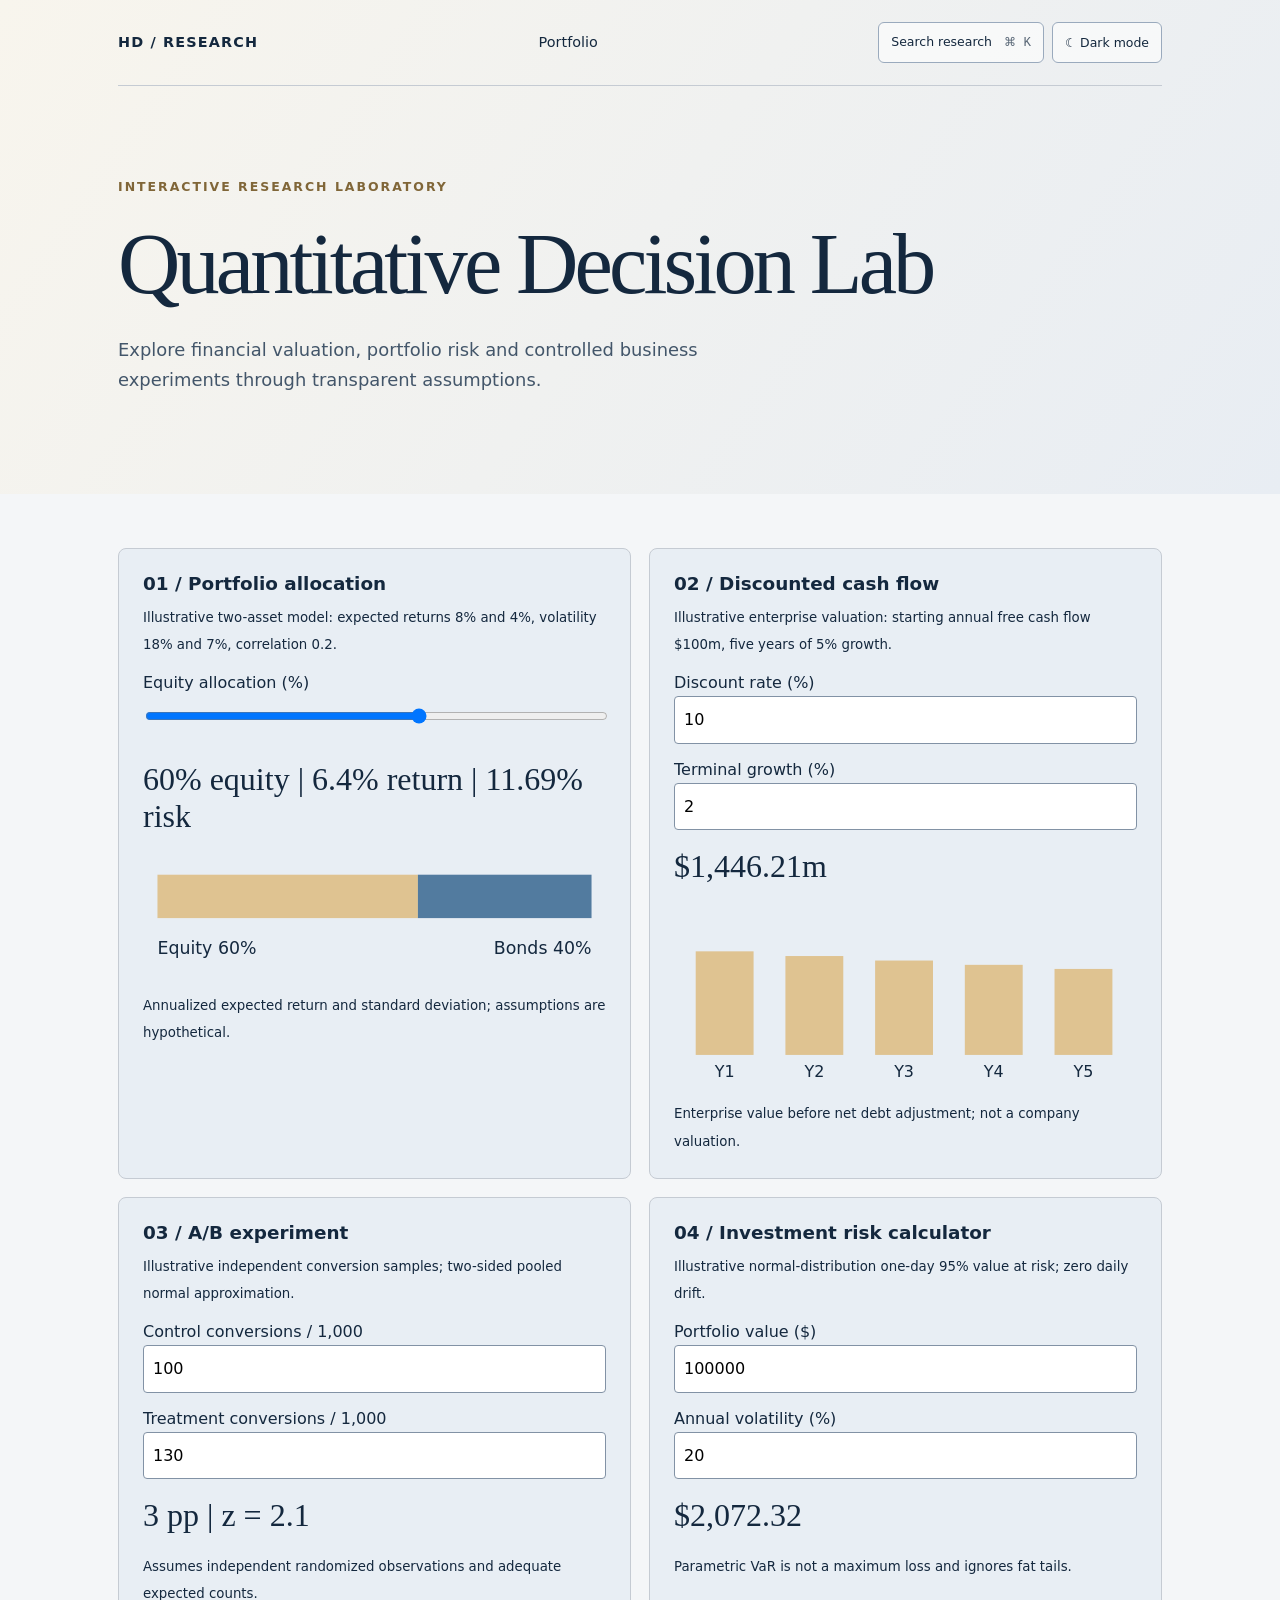
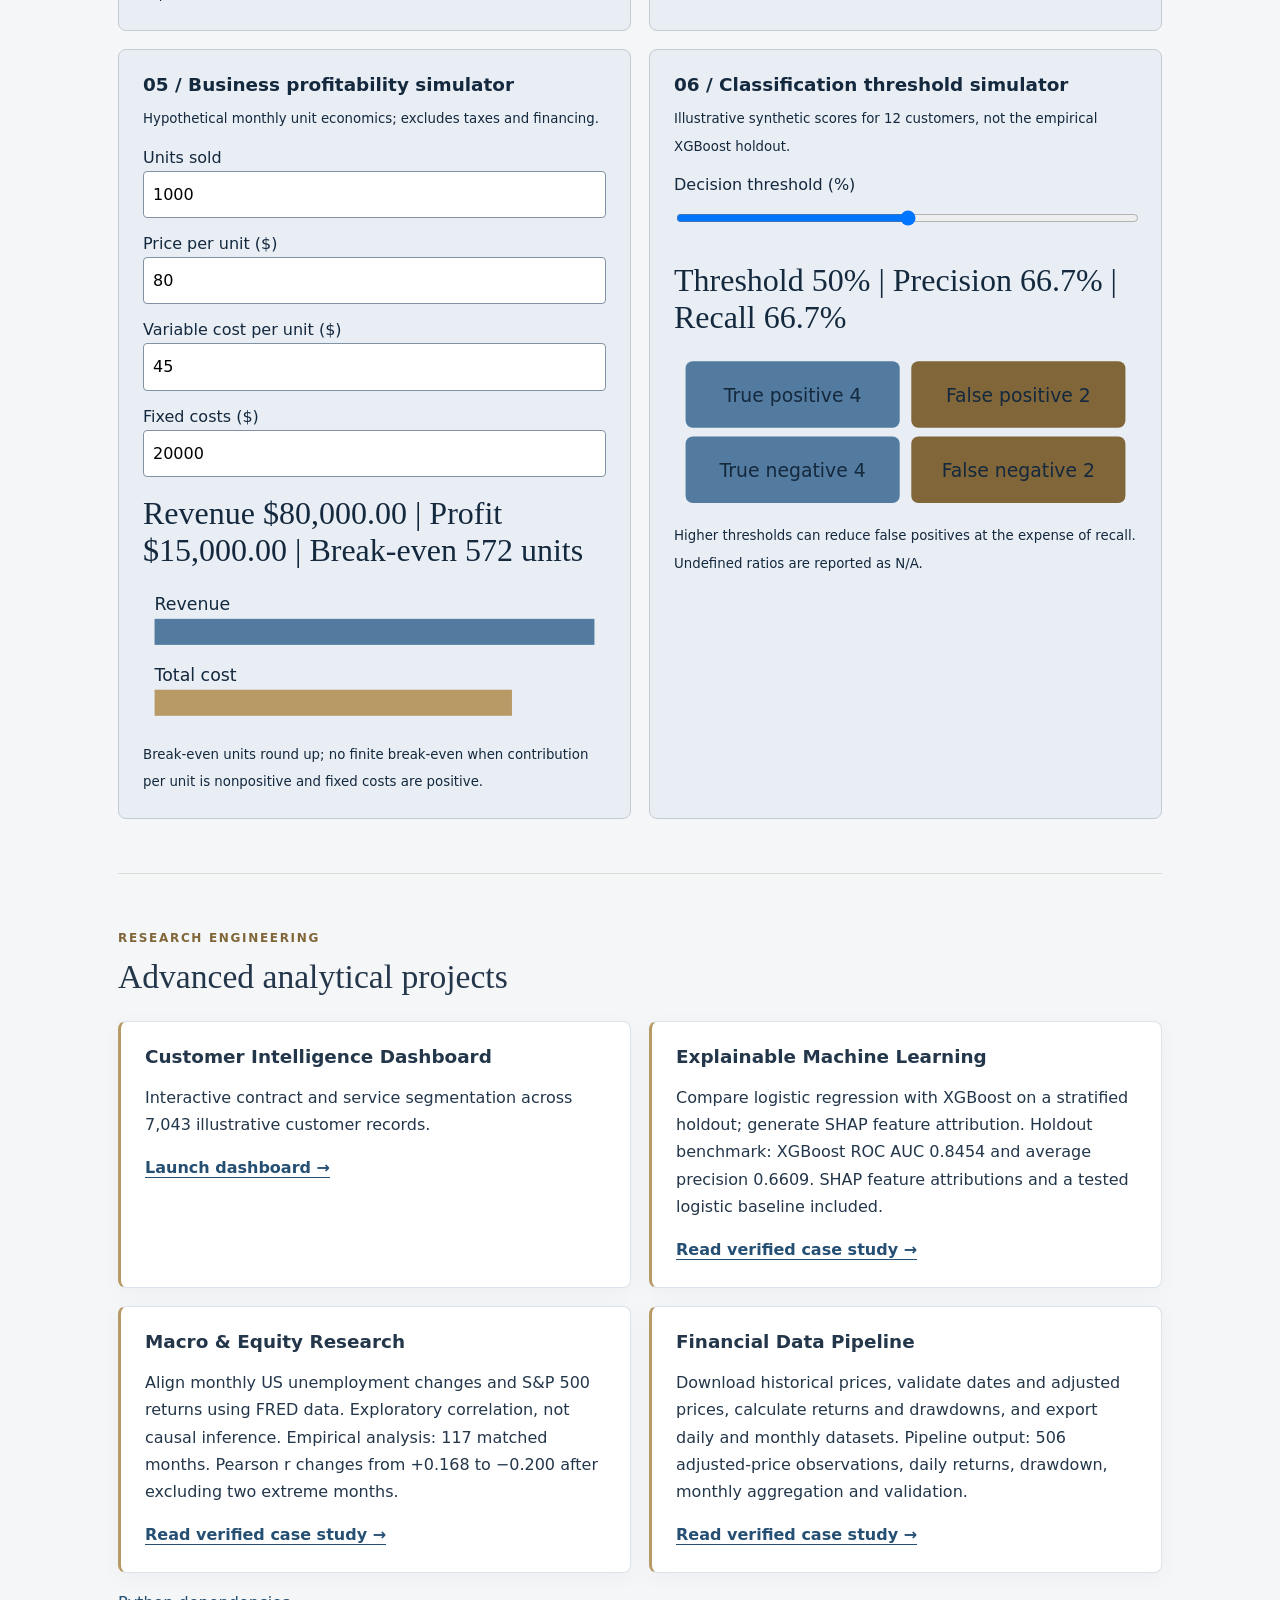
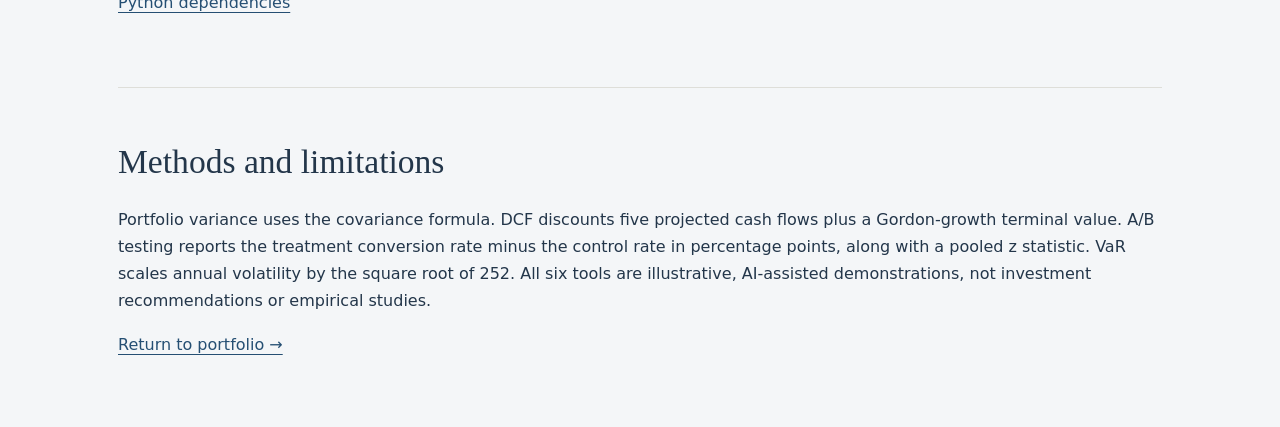
<file: research-lab.html>
<!doctype html><html lang="en"><head><meta charset="utf-8"><meta name="viewport" content="width=device-width,initial-scale=1"><title>Quantitative Research Lab | Huining Diao</title><link rel="stylesheet" href="assets/portfolio.css?v=2"></head><body><header><div class="wrap"><nav><a class="brand" href="./">HD / RESEARCH</a><a href="./">Portfolio</a></nav><div class="hero"><div class="eyebrow">Interactive research laboratory</div><h1>Quantitative Decision Lab</h1><p>Explore financial valuation, portfolio risk and controlled business experiments through transparent assumptions.</p></div></div></header><main class="wrap"><section><div class="research-grid"><div class="lab"><h3>01 / Portfolio allocation</h3><small>Illustrative two-asset model: expected returns 8% and 4%, volatility 18% and 7%, correlation 0.2.</small><label>Equity allocation (%) <input id="weight" type="range" min="0" max="100" value="60"></label><output id="portfolio"></output><svg id="allocation-chart" viewBox="0 0 320 90" role="img" aria-label="Equity and bond allocation"></svg><small>Annualized expected return and standard deviation; assumptions are hypothetical.</small></div><div class="lab"><h3>02 / Discounted cash flow</h3><small>Illustrative enterprise valuation: starting annual free cash flow $100m, five years of 5% growth.</small><label>Discount rate (%) <input id="discount" type="number" min="3" max="30" step=".5" value="10"></label><label>Terminal growth (%) <input id="growth" type="number" min="0" max="8" step=".5" value="2"></label><output id="dcf"></output><svg id="dcf-chart" viewBox="0 0 320 130" role="img" aria-label="Discounted projected cash flows"></svg><small>Enterprise value before net debt adjustment; not a company valuation.</small></div><div class="lab"><h3>03 / A/B experiment</h3><small>Illustrative independent conversion samples; two-sided pooled normal approximation.</small><label>Control conversions / 1,000 <input id="control" type="number" min="0" max="1000" value="100"></label><label>Treatment conversions / 1,000 <input id="treatment" type="number" min="0" max="1000" value="130"></label><output id="ab"></output><small>Assumes independent randomized observations and adequate expected counts.</small></div><div class="lab"><h3>04 / Investment risk calculator</h3><small>Illustrative normal-distribution one-day 95% value at risk; zero daily drift.</small><label>Portfolio value ($) <input id="capital" type="number" min="0" value="100000"></label><label>Annual volatility (%) <input id="vol" type="number" min="0" max="200" value="20"></label><output id="var"></output><small>Parametric VaR is not a maximum loss and ignores fat tails.</small></div><div class="lab"><h3>05 / Business profitability simulator</h3><small>Hypothetical monthly unit economics; excludes taxes and financing.</small><label>Units sold <input id="biz-units" type="number" min="0" max="10000000" step="1" value="1000"></label><label>Price per unit ($) <input id="biz-price" type="number" min="0" max="1000000" step=".01" value="80"></label><label>Variable cost per unit ($) <input id="biz-cost" type="number" min="0" max="1000000" step=".01" value="45"></label><label>Fixed costs ($) <input id="biz-fixed" type="number" min="0" max="1000000000" step=".01" value="20000"></label><output id="biz-result" aria-live="polite"></output><svg id="biz-chart" viewBox="0 0 320 100" role="img" aria-label="Revenue and total cost comparison"></svg><small>Break-even units round up; no finite break-even when contribution per unit is nonpositive and fixed costs are positive.</small></div><div class="lab"><h3>06 / Classification threshold simulator</h3><small>Illustrative synthetic scores for 12 customers, not the empirical XGBoost holdout.</small><label>Decision threshold (%) <input id="ml-threshold" type="range" min="0" max="100" value="50"></label><output id="ml-result" aria-live="polite"></output><svg id="ml-chart" viewBox="0 0 320 110" role="img" aria-label="Confusion matrix"></svg><small>Higher thresholds can reduce false positives at the expense of recall. Undefined ratios are reported as N/A.</small></div></div></section><section><div class="kicker">Research engineering</div><h2>Advanced analytical projects</h2><div class="research-grid"><div class="card"><h3>Customer Intelligence Dashboard</h3><p>Interactive contract and service segmentation across 7,043 illustrative customer records.</p><a href="dashboard.html">Launch dashboard →</a></div><div class="card"><h3>Explainable Machine Learning</h3><p>Compare logistic regression with XGBoost on a stratified holdout; generate SHAP feature attribution. Holdout benchmark: XGBoost ROC AUC 0.8454 and average precision 0.6609. SHAP feature attributions and a tested logistic baseline included.</p><a href="research-churn.html">Read verified case study →</a></div><div class="card"><h3>Macro &amp; Equity Research</h3><p>Align monthly US unemployment changes and S&amp;P 500 returns using FRED data. Exploratory correlation, not causal inference. Empirical analysis: 117 matched months. Pearson r changes from +0.168 to −0.200 after excluding two extreme months.</p><a href="research-macro.html">Read verified case study →</a></div><div class="card"><h3>Financial Data Pipeline</h3><p>Download historical prices, validate dates and adjusted prices, calculate returns and drawdowns, and export daily and monthly datasets. Pipeline output: 506 adjusted-price observations, daily returns, drawdown, monthly aggregation and validation.</p><a href="research-pipeline.html">Read verified case study →</a></div></div><p><a href="analysis/requirements.txt">Python dependencies</a></p></section><section><h2>Methods and limitations</h2><p>Portfolio variance uses the covariance formula. DCF discounts five projected cash flows plus a Gordon-growth terminal value. A/B testing reports the treatment conversion rate minus the control rate in percentage points, along with a pooled z statistic. VaR scales annual volatility by the square root of 252. All six tools are illustrative, AI-assisted demonstrations, not investment recommendations or empirical studies.</p><p><a href="./">Return to portfolio →</a></p></section></main><script>
const el=id=>document.getElementById(id),n=id=>el(id).value.trim()!==''&&el(id).validity.valid?Number(el(id).value):NaN,fmt=x=>x.toLocaleString('en-US',{maximumFractionDigits:2});function update(){let w=n('weight')/100,s=Math.sqrt(w*w*.18**2+(1-w)**2*.07**2+2*w*(1-w)*.18*.07*.2);el('portfolio').textContent=fmt(w*100)+'% equity | '+fmt(100*(w*.08+(1-w)*.04))+'% return | '+fmt(s*100)+'% risk';let d=n('discount')/100,g=n('growth')/100;let pv=0;for(let t=1;t<=5;t++)pv+=100*1.05**t/(1+d)**t;el('dcf').textContent=Number.isFinite(g)&&d>g&&d>0?'$'+fmt(pv+100*1.05**5*(1+g)/(d-g)/(1+d)**5)+'m':'Enter valid rates; discount rate must exceed growth';let a=n('control')/1000,b=n('treatment')/1000,p=(a+b)/2,se=Math.sqrt(p*(1-p)*.002);el('ab').textContent=Number.isInteger(n('control'))&&Number.isInteger(n('treatment'))&&a>=0&&a<=1&&b>=0&&b<=1&&Math.min(a,b,1-a,1-b)*1000>=5&&se>0?fmt((b-a)*100)+' pp | z = '+fmt((b-a)/se):'Enter valid counts with adequate observations';el('var').textContent=n('capital')>=0&&n('vol')>=0?'$'+fmt(n('capital')*n('vol')/100/Math.sqrt(252)*1.6448536):'Enter valid portfolio value and volatility (0–200%)'}document.querySelectorAll('input').forEach(x=>x.addEventListener('input',update));update();</script><script>(()=>{function charts(){const w=Number(document.getElementById("weight").value);document.getElementById("allocation-chart").innerHTML=`<rect x="10" y="15" width="${3*w}" height="30" fill="#dfc391"/><rect x="${10+3*w}" y="15" width="${300-3*w}" height="30" fill="#527b9f"/><text x="10" y="70" fill="#e3eaf1" font-size="12">Equity ${w}%</text><text x="310" y="70" text-anchor="end" fill="#e3eaf1" font-size="12">Bonds ${100-w}%</text>`;const d=n("discount")/100,g=n("growth")/100,dcfChart=el("dcf-chart");if(!(d>g)){dcfChart.replaceChildren();return}dcfChart.innerHTML=Array.from({length:5},(_,i)=>{const v=100*1.05**(i+1)/(1+d)**(i+1),h=Math.min(100,Math.max(0,v*.75));return `<rect x="${15+i*62}" y="${105-h}" width="40" height="${h}" fill="#dfc391"/><text x="${35+i*62}" y="120" text-anchor="middle" fill="#e3eaf1" font-size="11">Y${i+1}</text>`}).join("")}document.querySelectorAll("input").forEach(x=>x.addEventListener("input",charts));charts()})();</script><script src="assets/experience.js?v=1c44c16" defer></script><script>(()=>{const e=id=>document.getElementById(id),money=x=>x.toLocaleString('en-US',{style:'currency',currency:'USD',maximumFractionDigits:2}),read=id=>e(id).value!==''&&e(id).validity.valid?Number(e(id).value):NaN;function business(){const [u,p,c,f]=['biz-units','biz-price','biz-cost','biz-fixed'].map(read);if(![u,p,c,f].every(Number.isFinite)){e('biz-result').textContent='Enter valid nonnegative values';e('biz-chart').replaceChildren();return}const rev=u*p,cost=u*c+f,profit=rev-cost,be=p>c?Math.ceil(f/(p-c)):f===0?'0':'N/A';e('biz-result').textContent='Revenue '+money(rev)+' | Profit '+money(profit)+' | Break-even '+be+' units';const m=Math.max(rev,cost,1);e('biz-chart').innerHTML='<text x="8" y="16" fill="currentColor" font-size="12">Revenue</text><rect x="8" y="22" width="'+304*rev/m+'" height="18" fill="#527b9f"/><text x="8" y="65" fill="currentColor" font-size="12">Total cost</text><rect x="8" y="71" width="'+304*cost/m+'" height="18" fill="#b79a65"/>'}function ml(){const t=read('ml-threshold')/100,rows=[[.95,1],[.85,1],[.75,0],[.68,1],[.59,0],[.51,1],[.48,0],[.42,1],[.31,0],[.22,0],[.15,1],[.05,0]],a=[0,0,0,0];for(const [p,y] of rows)a[y?(p>=t?0:3):(p>=t?1:2)]++;const [tp,fp,tn,fn]=a,ratio=(x,y)=>y?(100*x/y).toFixed(1)+'%':'N/A';e('ml-result').textContent='Threshold '+Math.round(t*100)+'% | Precision '+ratio(tp,tp+fp)+' | Recall '+ratio(tp,tp+fn);e('ml-chart').innerHTML=a.map((v,i)=>'<rect x="'+(8+i%2*156)+'" y="'+(5+Math.floor(i/2)*52)+'" width="148" height="46" rx="5" fill="'+(i===0||i===2?'#527b9f':'#806638')+'"/><text x="'+(82+i%2*156)+'" y="'+(33+Math.floor(i/2)*52)+'" text-anchor="middle" fill="white" font-size="13">'+['True positive','False positive','True negative','False negative'][i]+' '+v+'</text>').join('')}for(const id of ['biz-units','biz-price','biz-cost','biz-fixed'])e(id).addEventListener('input',business);e('ml-threshold').addEventListener('input',ml);business();ml()})();</script></body></html>
</file>
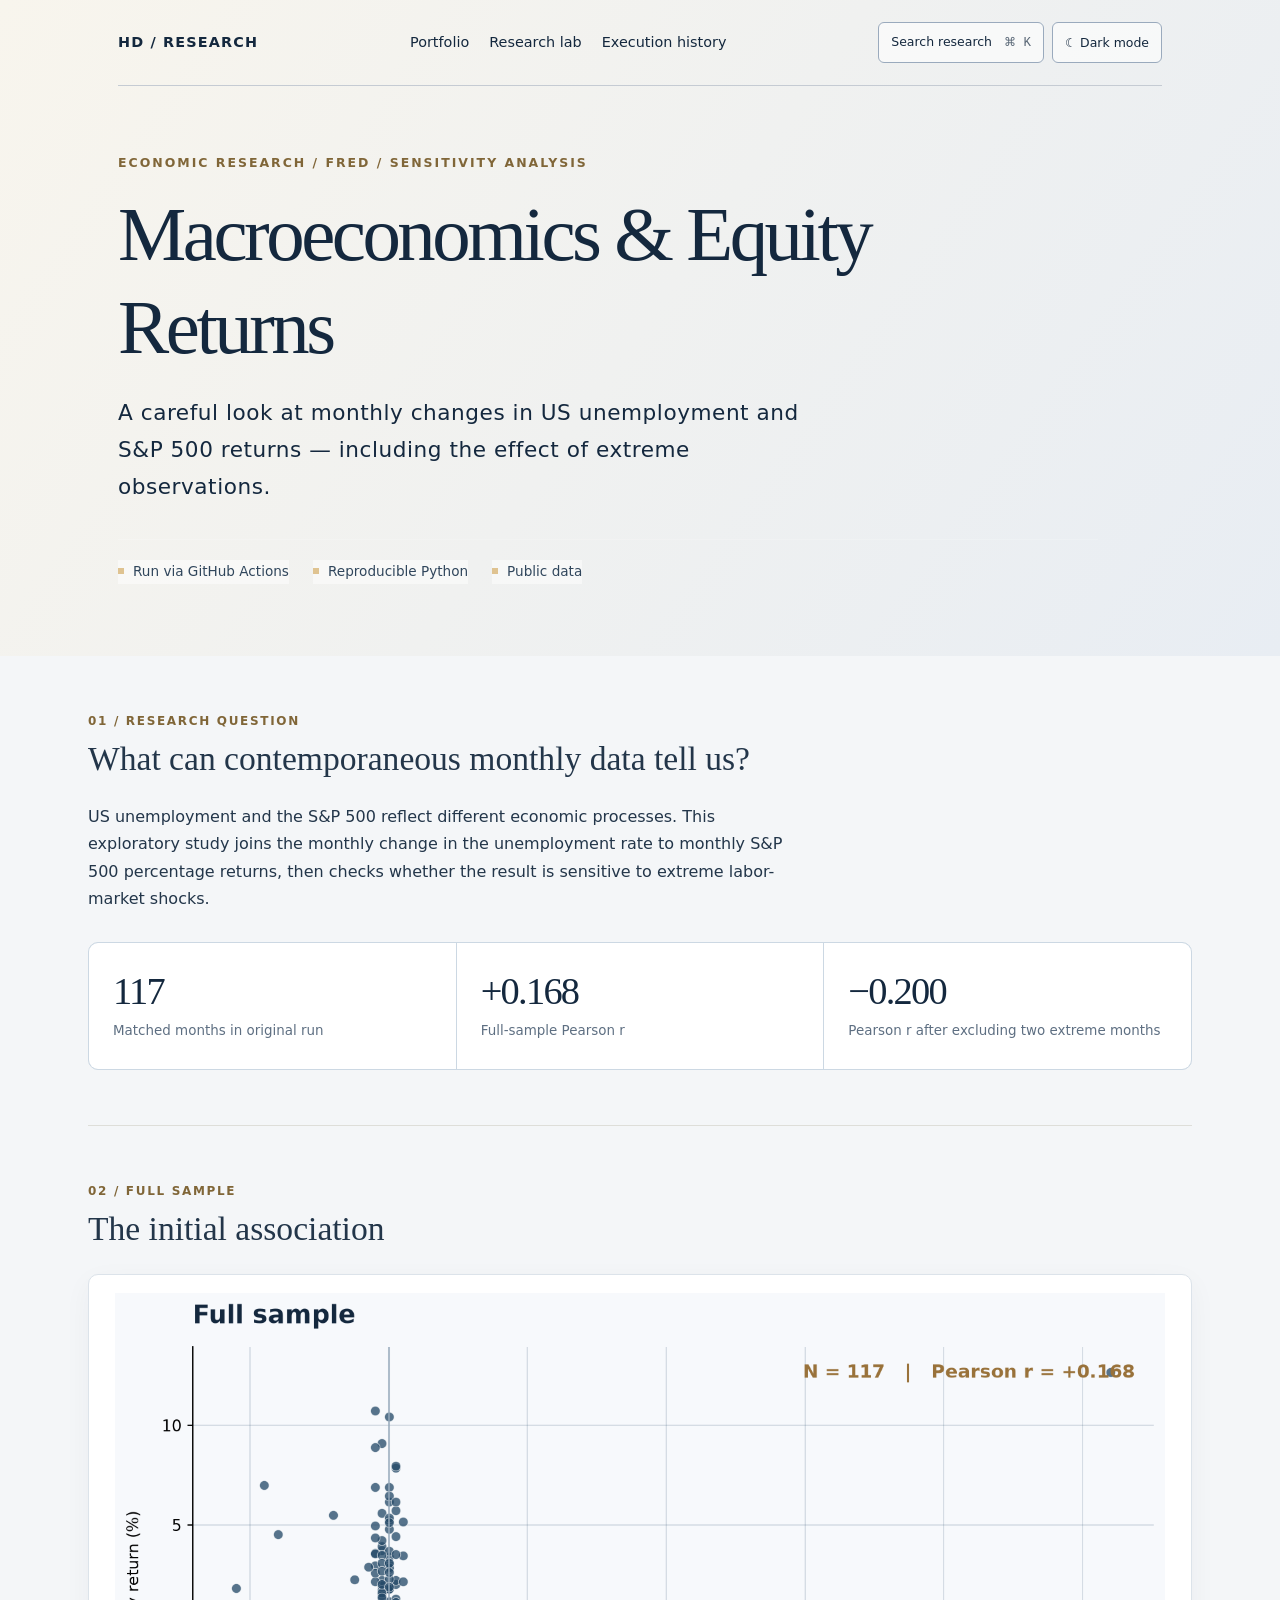
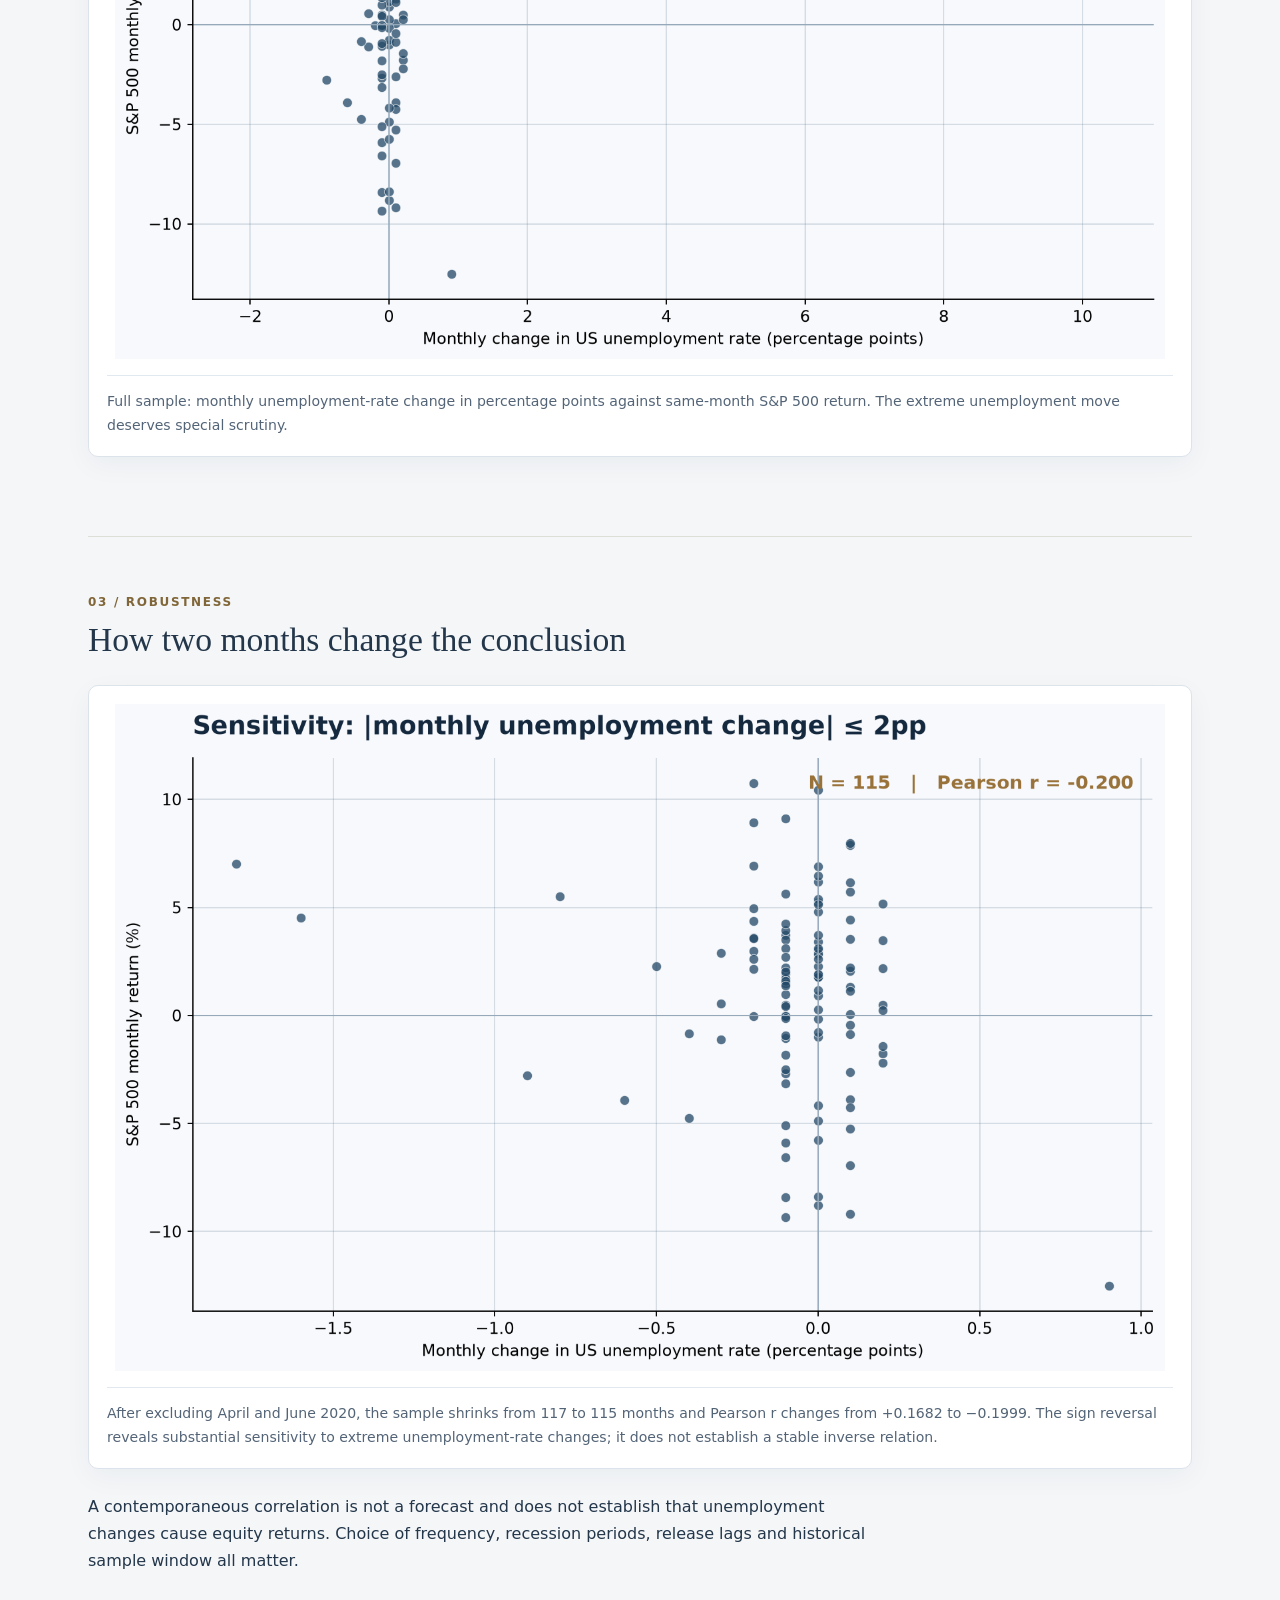
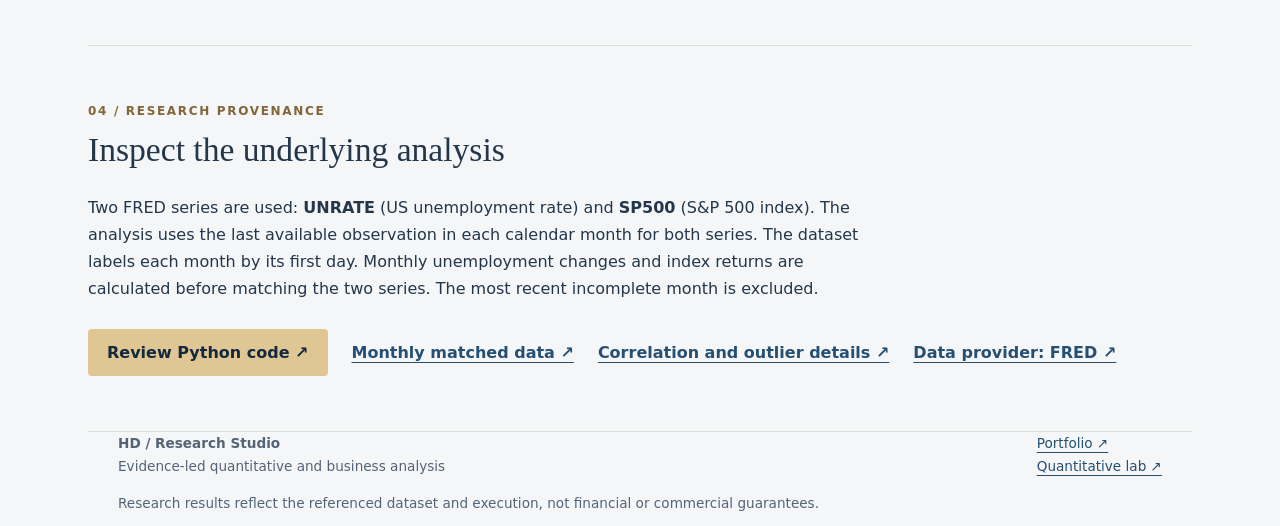
<file: research-macro.html>
<!doctype html><html lang="en"><head><meta charset="utf-8"><meta name="viewport" content="width=device-width,initial-scale=1"><meta name="description" content="Macroeconomics & Equity Returns: reproducible quantitative research by Huining Diao."><link rel="icon" href="assets/favicon.svg" type="image/svg+xml"><title>Macroeconomics & Equity Returns | Huining Diao</title><link rel="stylesheet" href="assets/portfolio.css?v=2"></head><body><header class="case-header"><div class="wrap"><nav aria-label="Page navigation"><a class="brand" href="./">HD / RESEARCH</a><div><a href="./">Portfolio</a><a href="research-lab.html">Research lab</a><a href="https://github.com/huining66/huining-Diao-portfolio/actions/workflows/research.yml">Execution history</a></div></nav><div class="hero"><div class="eyebrow">Economic research / FRED / Sensitivity analysis</div><h1>Macroeconomics & Equity Returns</h1><p class="subtitle">A careful look at monthly changes in US unemployment and S&P 500 returns — including the effect of extreme observations.</p><div class="hero-proof"><span>Run via GitHub Actions</span><span>Reproducible Python</span><span>Public data</span></div></div></div></header><main class="wrap case-main"><section class="case-intro"><div class="kicker">01 / Research question</div><h2>What can contemporaneous monthly data tell us?</h2><p>US unemployment and the S&P 500 reflect different economic processes. This exploratory study joins the monthly change in the unemployment rate to monthly S&P 500 percentage returns, then checks whether the result is sensitive to extreme labor-market shocks.</p><div class="stat-band"><div><span class="stat-value">117</span><span> Matched months in original run</span></div><div><span class="stat-value">+0.168</span><span> Full-sample Pearson r</span></div><div><span class="stat-value">−0.200</span><span> Pearson r after excluding two extreme months</span></div></div></section>
<section><div class="kicker">02 / Full sample</div><h2>The initial association</h2><figure class="figure-card"><img src="assets/research/macro_scatter.png" alt="Scatter plot of monthly changes in US unemployment versus monthly S&P 500 returns, full sample" loading="lazy"><figcaption>Full sample: monthly unemployment-rate change in percentage points against same-month S&P 500 return. The extreme unemployment move deserves special scrutiny.</figcaption></figure></section>
<section><div class="kicker">03 / Robustness</div><h2>How two months change the conclusion</h2><figure class="figure-card"><img src="assets/research/macro_robust.png" alt="Sensitivity scatter plot excluding months with absolute unemployment rate change above 2 percentage points" loading="lazy"><figcaption>After excluding April and June 2020, the sample shrinks from 117 to 115 months and Pearson r changes from +0.1682 to −0.1999. The sign reversal reveals substantial sensitivity to extreme unemployment-rate changes; it does not establish a stable inverse relation.</figcaption></figure><p>A contemporaneous correlation is not a forecast and does not establish that unemployment changes cause equity returns. Choice of frequency, recession periods, release lags and historical sample window all matter.</p></section>
<section><div class="kicker">04 / Research provenance</div><h2>Inspect the underlying analysis</h2><p>Two FRED series are used: <strong>UNRATE</strong> (US unemployment rate) and <strong>SP500</strong> (S&P 500 index). The analysis uses the last available observation in each calendar month for both series. The dataset labels each month by its first day. Monthly unemployment changes and index returns are calculated before matching the two series. The most recent incomplete month is excluded.</p><div class="case-links"><a class="button" href="analysis/macro_market.py">Review Python code ↗</a><a href="data/research/macro_monthly.csv">Monthly matched data ↗</a><a href="data/research/macro_summary.json">Correlation and outlier details ↗</a><a href="https://fred.stlouisfed.org/">Data provider: FRED ↗</a></div></section></main><footer class="wrap"><div class="footer-inner"><div><strong>HD / Research Studio</strong><br>Evidence-led quantitative and business analysis</div><div><a href="./">Portfolio ↗</a><br><a href="research-lab.html">Quantitative lab ↗</a></div></div><p>Research results reflect the referenced dataset and execution, not financial or commercial guarantees.</p></footer><script src="assets/experience.js?v=1c44c16" defer></script></body></html>
</file>
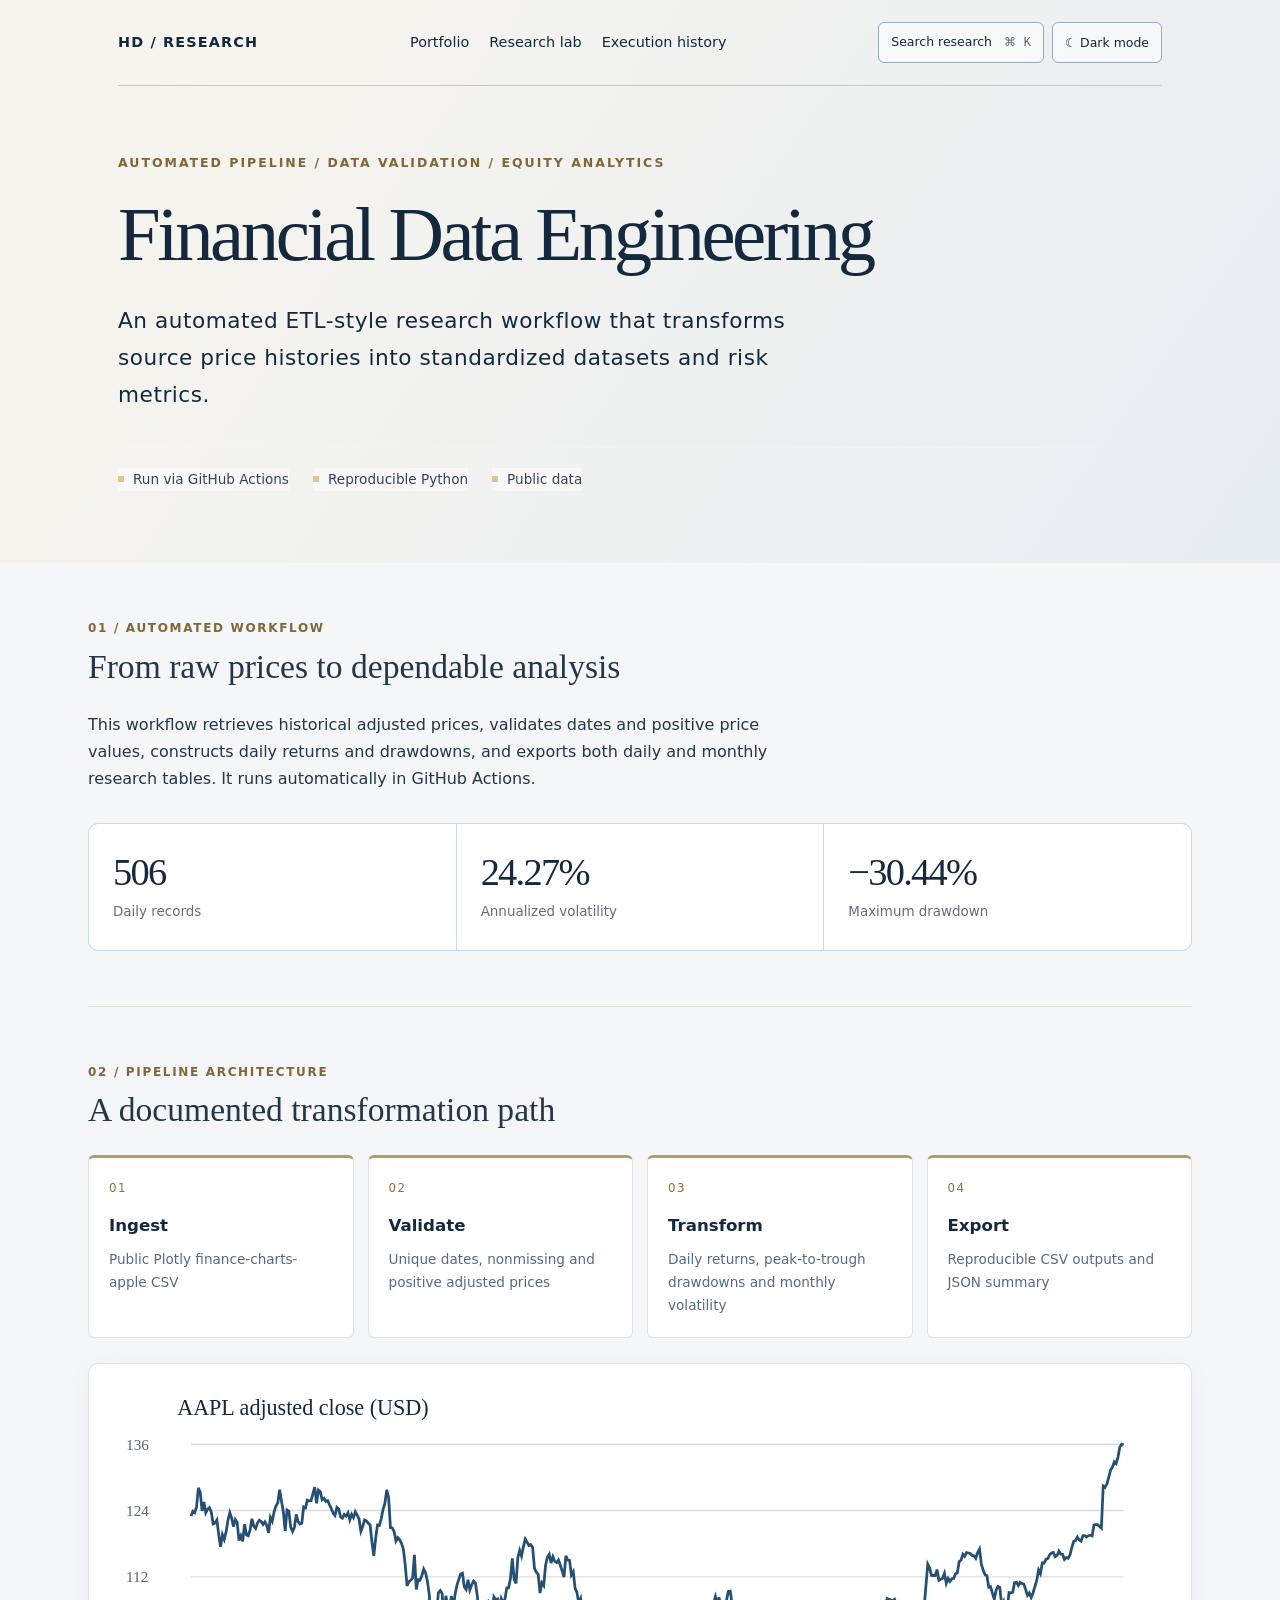
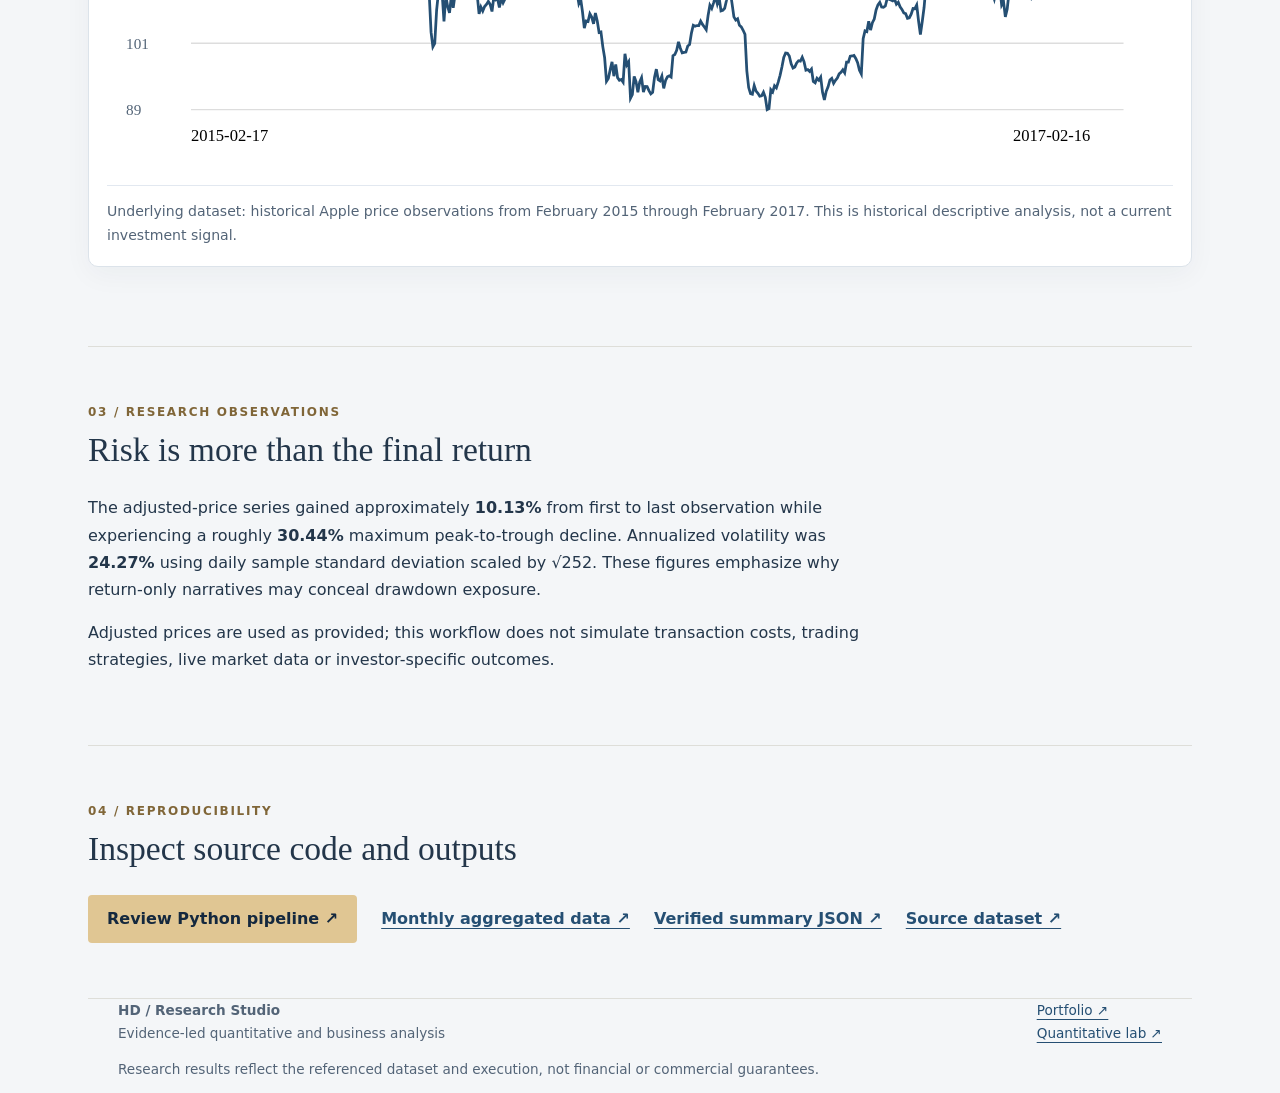
<file: research-pipeline.html>
<!doctype html><html lang="en"><head><meta charset="utf-8"><meta name="viewport" content="width=device-width,initial-scale=1"><meta name="description" content="Financial Data Engineering: reproducible quantitative research by Huining Diao."><link rel="icon" href="assets/favicon.svg" type="image/svg+xml"><title>Financial Data Engineering | Huining Diao</title><link rel="stylesheet" href="assets/portfolio.css?v=2"></head><body><header class="case-header"><div class="wrap"><nav aria-label="Page navigation"><a class="brand" href="./">HD / RESEARCH</a><div><a href="./">Portfolio</a><a href="research-lab.html">Research lab</a><a href="https://github.com/huining66/huining-Diao-portfolio/actions/workflows/research.yml">Execution history</a></div></nav><div class="hero"><div class="eyebrow">Automated pipeline / Data validation / Equity analytics</div><h1>Financial Data Engineering</h1><p class="subtitle">An automated ETL-style research workflow that transforms source price histories into standardized datasets and risk metrics.</p><div class="hero-proof"><span>Run via GitHub Actions</span><span>Reproducible Python</span><span>Public data</span></div></div></div></header><main class="wrap case-main"><section class="case-intro"><div class="kicker">01 / Automated workflow</div><h2>From raw prices to dependable analysis</h2><p>This workflow retrieves historical adjusted prices, validates dates and positive price values, constructs daily returns and drawdowns, and exports both daily and monthly research tables. It runs automatically in GitHub Actions.</p><div class="stat-band"><div><span class="stat-value">506</span><span> Daily records</span></div><div><span class="stat-value">24.27%</span><span> Annualized volatility</span></div><div><span class="stat-value">−30.44%</span><span> Maximum drawdown</span></div></div></section>
<section><div class="kicker">02 / Pipeline architecture</div><h2>A documented transformation path</h2><div class="pipeline-steps"><div><span>01</span><strong>Ingest</strong><p>Public Plotly finance-charts-apple CSV</p></div><div><span>02</span><strong>Validate</strong><p>Unique dates, nonmissing and positive adjusted prices</p></div><div><span>03</span><strong>Transform</strong><p>Daily returns, peak-to-trough drawdowns and monthly volatility</p></div><div><span>04</span><strong>Export</strong><p>Reproducible CSV outputs and JSON summary</p></div></div><figure class="figure-card"><img src="assets/market-risk.svg" alt="Historical Apple adjusted closing prices" loading="lazy"><figcaption>Underlying dataset: historical Apple price observations from February 2015 through February 2017. This is historical descriptive analysis, not a current investment signal.</figcaption></figure></section>
<section><div class="kicker">03 / Research observations</div><h2>Risk is more than the final return</h2><p>The adjusted-price series gained approximately <strong>10.13%</strong> from first to last observation while experiencing a roughly <strong>30.44%</strong> maximum peak-to-trough decline. Annualized volatility was <strong>24.27%</strong> using daily sample standard deviation scaled by √252. These figures emphasize why return-only narratives may conceal drawdown exposure.</p><p>Adjusted prices are used as provided; this workflow does not simulate transaction costs, trading strategies, live market data or investor-specific outcomes.</p></section>
<section><div class="kicker">04 / Reproducibility</div><h2>Inspect source code and outputs</h2><div class="case-links"><a class="button" href="analysis/financial_pipeline.py">Review Python pipeline ↗</a><a href="data/research/market_monthly.csv">Monthly aggregated data ↗</a><a href="data/research/pipeline_summary.json">Verified summary JSON ↗</a><a href="https://github.com/plotly/datasets/blob/master/finance-charts-apple.csv">Source dataset ↗</a></div></section></main><footer class="wrap"><div class="footer-inner"><div><strong>HD / Research Studio</strong><br>Evidence-led quantitative and business analysis</div><div><a href="./">Portfolio ↗</a><br><a href="research-lab.html">Quantitative lab ↗</a></div></div><p>Research results reflect the referenced dataset and execution, not financial or commercial guarantees.</p></footer><script src="assets/experience.js?v=1c44c16" defer></script></body></html>
</file>
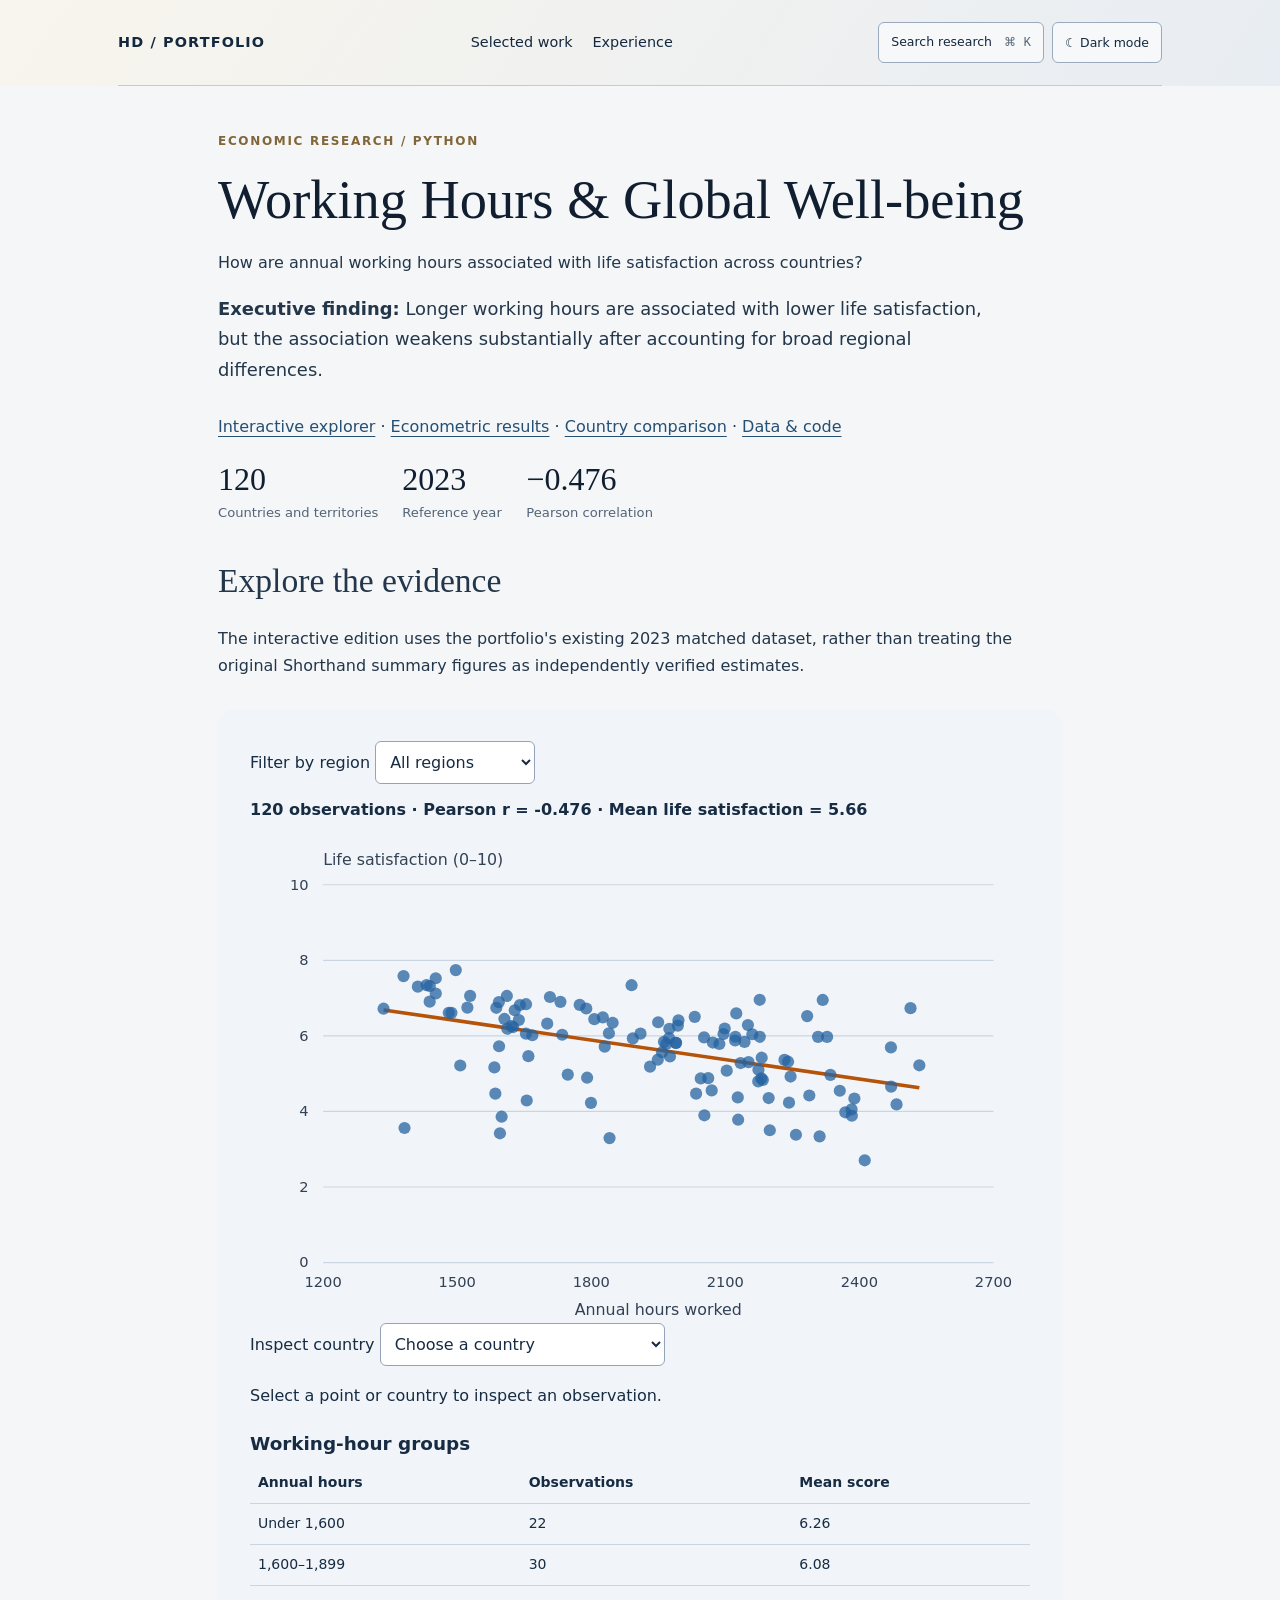
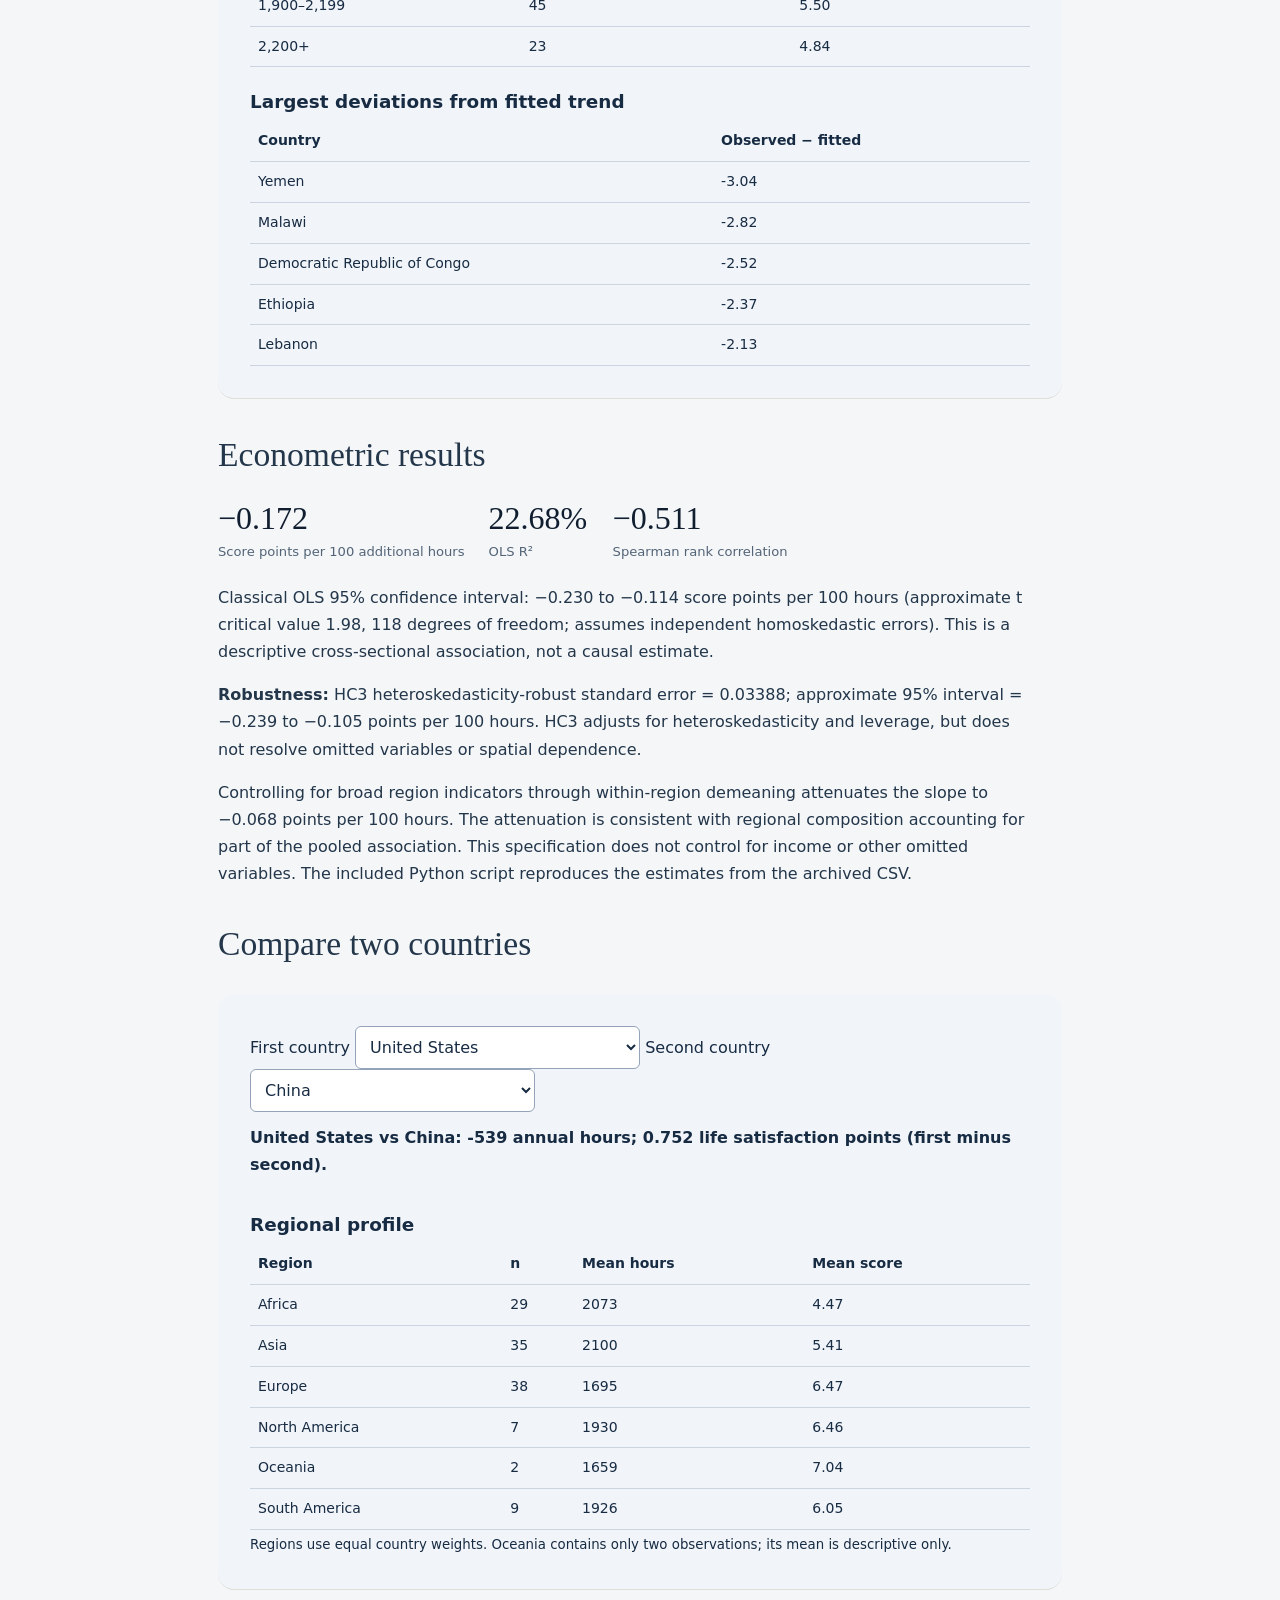
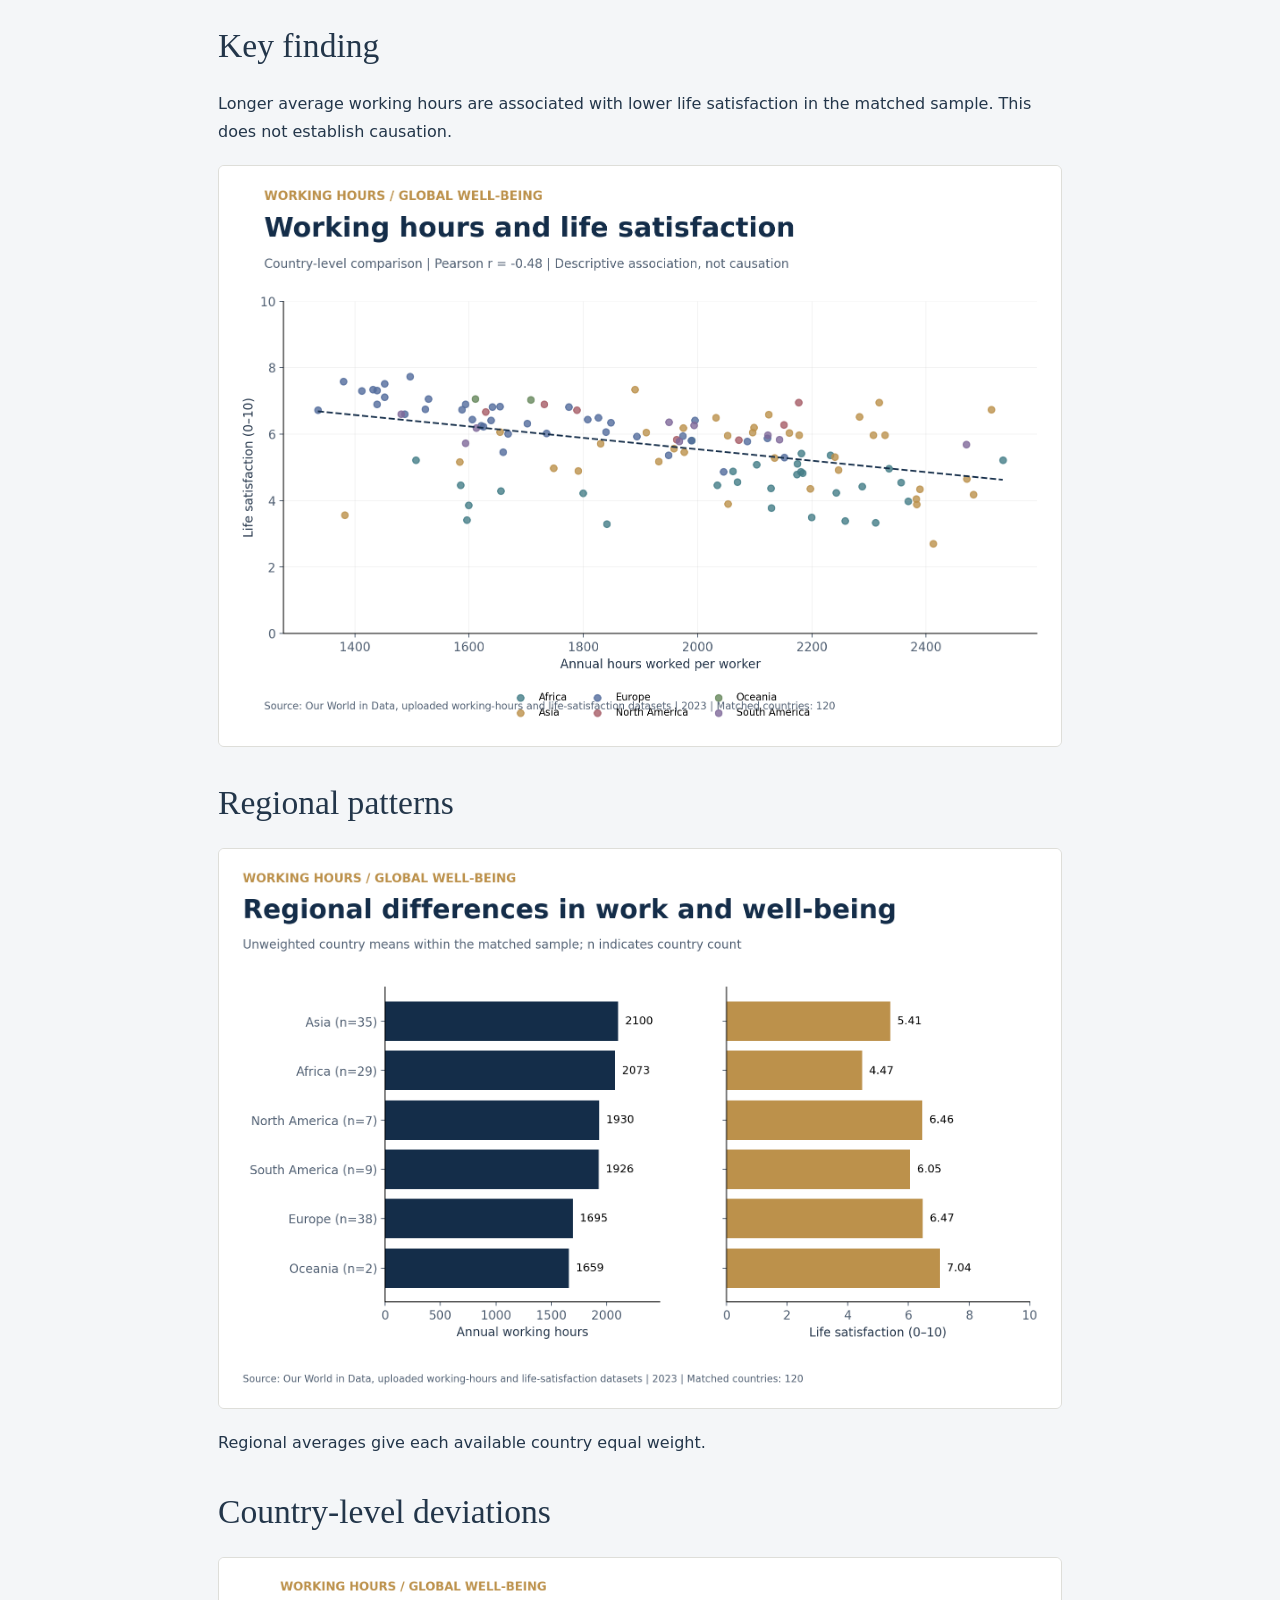
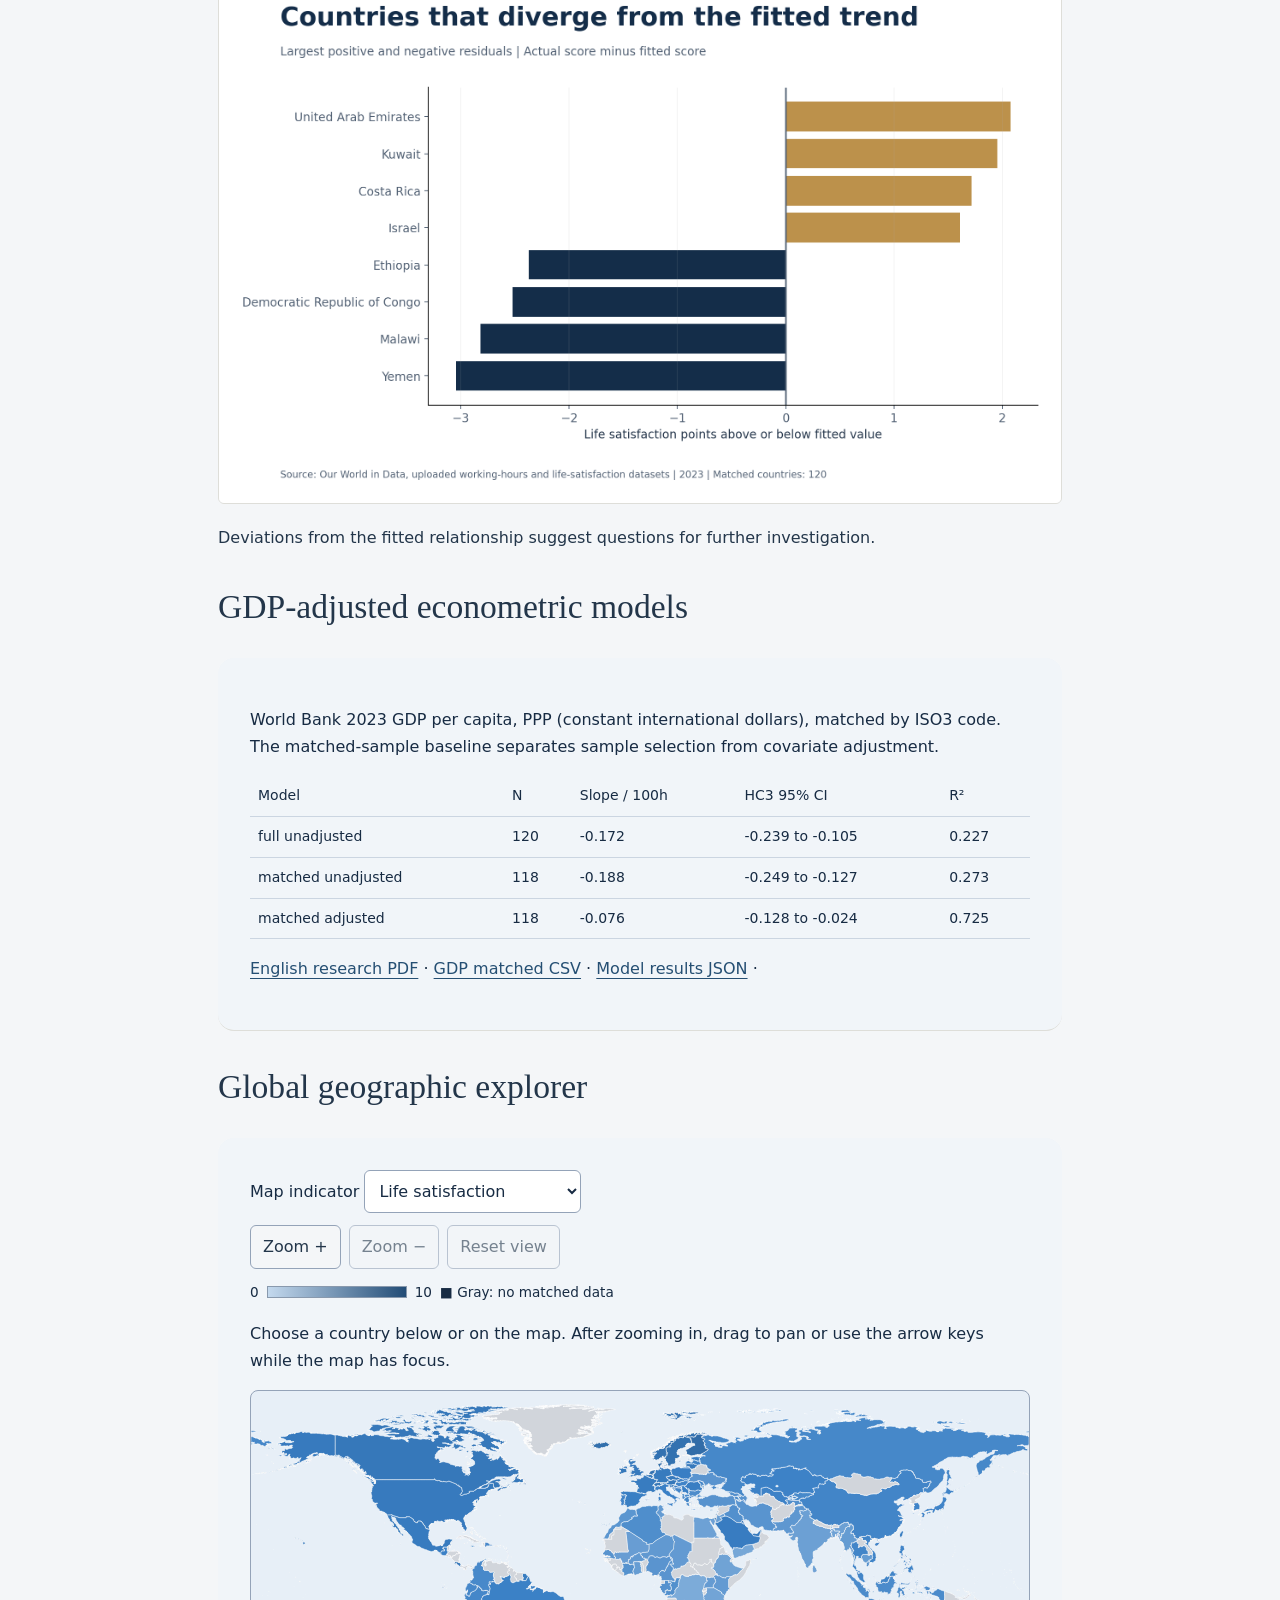
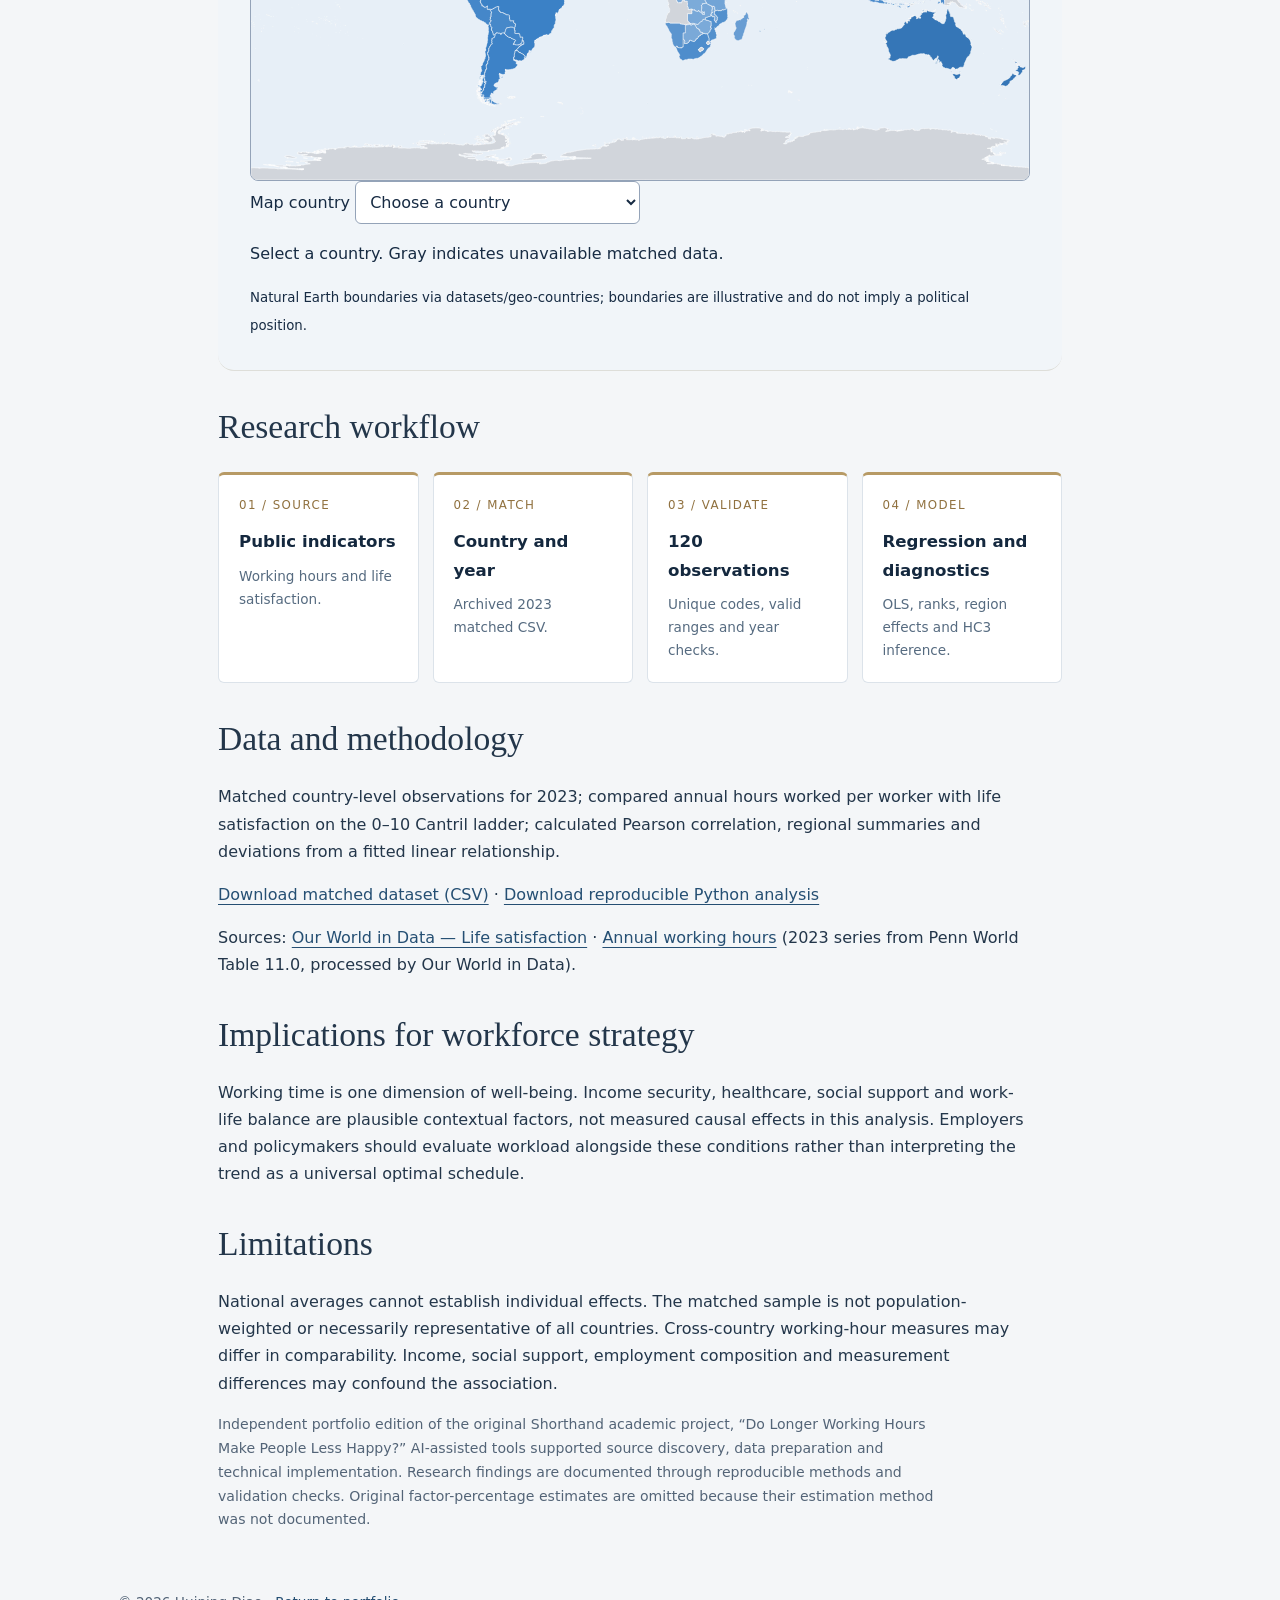
<file: wellbeing.html>
<!doctype html><html lang="en"><head><meta charset="utf-8"><meta name="viewport" content="width=device-width,initial-scale=1"><meta name="description" content="Cross-country labor economics research: 120 matched observations, interactive comparisons, regression and reproducible Python analysis."><title>Working Hours & Global Well-being | Huining Diao</title><link rel="stylesheet" href="assets/portfolio.css?v=2"></head><body><header><div class="wrap"><nav><a class="brand" href="./">HD / PORTFOLIO</a><div><a href="./#work">Selected work</a><a href="./#experience">Experience</a></div></nav></div></header><main><article><div class="kicker">Economic research / Python</div><h1>Working Hours &amp; Global Well-being</h1><p>How are annual working hours associated with life satisfaction across countries?</p><p class="lead"><strong>Executive finding:</strong> Longer working hours are associated with lower life satisfaction, but the association weakens substantially after accounting for broad regional differences.</p><p><a href="#explore">Interactive explorer</a> · <a href="#econometrics">Econometric results</a> · <a href="#compare">Country comparison</a> · <a href="#methodology">Data &amp; code</a></p><div class="metrics"><div><strong>120</strong><span>Countries and territories</span></div><div><strong>2023</strong><span>Reference year</span></div><div><strong>−0.476</strong><span>Pearson correlation</span></div></div><style>.explorer{padding:clamp(14px,3vw,32px);background:#f1f5f9;color:#172b43;border-radius:16px;margin:30px 0}.explorer select{max-width:100%;padding:10px;border:1px solid #94a3b8;border-radius:6px;background:white;color:#172b43}.explorer svg{width:100%;height:auto;display:block}.explorer table{width:100%;font-size:14px;border-collapse:collapse}.explorer td,.explorer th{text-align:left;padding:8px;border-bottom:1px solid #cbd5e1}.explorer .scroll{overflow:auto}.explorer output{display:block;padding:12px 0;font-weight:bold}.explorer select{font:inherit}.explorer select:focus-visible,.explorer circle:focus-visible{outline:3px solid #b45309;outline-offset:3px}.explorer h3{margin-top:24px}.explorer label{display:inline-block;margin:6px 0}.explorer circle{cursor:pointer}</style><h2 id="explore">Explore the evidence</h2><p>The interactive edition uses the portfolio's existing 2023 matched dataset, rather than treating the original Shorthand summary figures as independently verified estimates.</p><section class="explorer"><label for="region">Filter by region</label> <select id="region"><option>All regions</option></select><output id="stats" aria-live="polite">Loading observations…</output><svg id="scatter" viewBox="0 0 640 400" role="img" aria-label="Interactive scatter plot of working hours and life satisfaction"></svg><label for="country">Inspect country</label> <select id="country"></select><p id="detail" aria-live="polite">Select a point or country to inspect an observation.</p><h3>Working-hour groups</h3><div class="scroll"><table><thead><tr><th>Annual hours</th><th>Observations</th><th>Mean score</th></tr></thead><tbody id="groups"></tbody></table></div><h3>Largest deviations from fitted trend</h3><div class="scroll"><table><thead><tr><th>Country</th><th>Observed − fitted</th></tr></thead><tbody id="outliers"></tbody></table></div></section><script>
(async()=>{const $=id=>document.getElementById(id),mean=a=>a.reduce((s,v)=>s+v,0)/a.length;try{const res=await fetch('matched-data.csv');if(!res.ok)throw Error('Data unavailable');const rows=(await res.text()).trim().split(/\r?\n/).slice(1).map(l=>{const [name,code,year,h,s,region]=l.split(',');return {name,h:+h,s:+s,region}});const regions=[...new Set(rows.map(d=>d.region))].sort();for(const region of regions)$('region').add(new Option(region,region));const ns='http://www.w3.org/2000/svg';function draw(){const a=rows.filter(d=>$('region').value==='All regions'||d.region===$('region').value),mx=mean(a.map(d=>d.h)),my=mean(a.map(d=>d.s)),xx=a.reduce((v,d)=>v+(d.h-mx)**2,0),yy=a.reduce((v,d)=>v+(d.s-my)**2,0),xy=a.reduce((v,d)=>v+(d.h-mx)*(d.s-my),0),b=xy/xx,r=xy/Math.sqrt(xx*yy),fit=h=>my+b*(h-mx);$('stats').textContent=a.length+' observations · Pearson r = '+(a.length<5?'not reported (small sample)':r.toFixed(3))+' · Mean life satisfaction = '+my.toFixed(2);const svg=$('scatter');svg.replaceChildren();const x=h=>60+(h-1200)/1500*550,y=s=>350-s/10*310;function el(tag,attrs,txt){const n=document.createElementNS(ns,tag);for(const [k,v] of Object.entries(attrs))n.setAttribute(k,v);if(txt!==undefined)n.textContent=txt;svg.append(n);return n}for(let i=0;i<=10;i+=2){el('line',{x1:60,x2:610,y1:y(i),y2:y(i),stroke:'#cbd5e1'});el('text',{x:48,y:y(i)+4,'text-anchor':'end',fill:'#334155','font-size':12},i)}for(let h=1200;h<=2700;h+=300)el('text',{x:x(h),y:370,'text-anchor':'middle',fill:'#334155','font-size':12},h);el('text',{x:335,y:393,'text-anchor':'middle',fill:'#334155','font-size':13},'Annual hours worked');el('text',{x:60,y:24,fill:'#334155','font-size':13},'Life satisfaction (0–10)');const lo=Math.min(...a.map(d=>d.h)),hi=Math.max(...a.map(d=>d.h));if(a.length>=5)el('line',{x1:x(lo),y1:y(fit(lo)),x2:x(hi),y2:y(fit(hi)),stroke:'#b45309','stroke-width':3});$('country').replaceChildren(new Option('Choose a country',''));const prompt='Select a point or country to inspect an observation.';let highlight;function inspect(d){highlight?.remove();$('country').value=d?.name??'';$('detail').textContent=d?d.name+' · '+d.h.toFixed(0)+' hours · '+d.s.toFixed(3)+' / 10 · '+d.region:prompt;if(d)highlight=el('circle',{id:'scatter-selected',cx:x(d.h),cy:y(d.s),r:9,fill:'none',stroke:'#0f2740','stroke-width':3,'pointer-events':'none','aria-hidden':'true'})}for(const d of a){$('country').add(new Option(d.name,d.name));const p=el('circle',{cx:x(d.h),cy:y(d.s),r:5,fill:'#2563a0',opacity:.75});const t=document.createElementNS(ns,'title');t.textContent=d.name+' — '+d.h+' hours, '+d.s;p.append(t);p.onclick=()=>inspect(d)}$('country').onchange=()=>inspect(a.find(d=>d.name===$('country').value));inspect();function table(id,items){$(id).replaceChildren();for(const item of items){const tr=$(id).insertRow();for(const v of item)tr.insertCell().textContent=v}}table('groups',[[0,1600,'Under 1,600'],[1600,1900,'1,600–1,899'],[1900,2200,'1,900–2,199'],[2200,Infinity,'2,200+']].map(([l,u,n])=>{const g=a.filter(d=>d.h>=l&&d.h<u);return[n,g.length,g.length?mean(g.map(d=>d.s)).toFixed(2):'—']}));table('outliers',a.length<5?[['Not reported (small sample)','—']]:a.map(d=>[d.name,d.s-fit(d.h)]).sort((a,b)=>Math.abs(b[1])-Math.abs(a[1])).slice(0,5).map(d=>[d[0],d[1].toFixed(2)]))}$('region').onchange=draw;draw()}catch(e){$('stats').textContent='Interactive data could not load. Static charts and CSV remain available below.'}})();
</script><h2 id="econometrics">Econometric results</h2><div class="metrics"><div><strong>−0.172</strong><span>Score points per 100 additional hours</span></div><div><strong>22.68%</strong><span>OLS R²</span></div><div><strong>−0.511</strong><span>Spearman rank correlation</span></div></div><p>Classical OLS 95% confidence interval: −0.230 to −0.114 score points per 100 hours (approximate t critical value 1.98, 118 degrees of freedom; assumes independent homoskedastic errors). This is a descriptive cross-sectional association, not a causal estimate.</p><p><strong>Robustness:</strong> HC3 heteroskedasticity-robust standard error = 0.03388; approximate 95% interval = −0.239 to −0.105 points per 100 hours. HC3 adjusts for heteroskedasticity and leverage, but does not resolve omitted variables or spatial dependence.</p><p>Controlling for broad region indicators through within-region demeaning attenuates the slope to −0.068 points per 100 hours. The attenuation is consistent with regional composition accounting for part of the pooled association. This specification does not control for income or other omitted variables. The included Python script reproduces the estimates from the archived CSV.</p><h2 id="compare">Compare two countries</h2><section class="explorer"><label for="compare-a">First country</label> <select id="compare-a"></select> <label for="compare-b">Second country</label> <select id="compare-b"></select><output id="comparison" aria-live="polite">Loading…</output><h3>Regional profile</h3><div class="scroll"><table><thead><tr><th>Region</th><th>n</th><th>Mean hours</th><th>Mean score</th></tr></thead><tbody id="regional-profile"></tbody></table></div><small>Regions use equal country weights. Oceania contains only two observations; its mean is descriptive only.</small></section><script>
(async()=>{try{const res=await fetch('matched-data.csv');if(!res.ok)throw Error();const a=(await res.text()).trim().split(/\r?\n/).slice(1).map(l=>{const [n,c,y,h,s,g]=l.split(',');return {n,h:+h,s:+s,g}});const $=id=>document.getElementById(id);for(const d of a){$('compare-a').add(new Option(d.n,d.n));$('compare-b').add(new Option(d.n,d.n))}$('compare-a').value='United States';$('compare-b').value='China';function update(){const x=a.find(d=>d.n===$('compare-a').value),y=a.find(d=>d.n===$('compare-b').value);$('comparison').textContent=x.n+' vs '+y.n+': '+(x.h-y.h).toFixed(0)+' annual hours; '+(x.s-y.s).toFixed(3)+' life satisfaction points (first minus second).'}$('compare-a').onchange=update;$('compare-b').onchange=update;update();const m=(a,k)=>a.reduce((s,d)=>s+d[k],0)/a.length;for(const g of [...new Set(a.map(d=>d.g))].sort()){const b=a.filter(d=>d.g===g),tr=$('regional-profile').insertRow();for(const v of [g,b.length,m(b,'h').toFixed(0),m(b,'s').toFixed(2)])tr.insertCell().textContent=v}}catch(e){document.getElementById('comparison').textContent='Data unavailable; download CSV below.'}})();
</script><h2>Key finding</h2><p>Longer average working hours are associated with lower life satisfaction in the matched sample. This does not establish causation.</p><img src="06-working-hours-scatter.png" alt="Working hours and life satisfaction scatter plot"><h2>Regional patterns</h2><img src="07-regional-comparison.png" alt="Regional comparison"><p>Regional averages give each available country equal weight.</p><h2>Country-level deviations</h2><img src="08-country-outliers.png" alt="Country-level outlier analysis"><p>Deviations from the fitted relationship suggest questions for further investigation.</p><h2>GDP-adjusted econometric models</h2><section class="explorer"><p>World Bank 2023 GDP per capita, PPP (constant international dollars), matched by ISO3 code. The matched-sample baseline separates sample selection from covariate adjustment.</p><div id="extended-results" aria-live="polite">Extended research outputs are not yet available.</div><p id="extended-downloads"></p></section><h2>Global geographic explorer</h2><section class="explorer"><label for="map-metric">Map indicator</label> <select id="map-metric"><option value="score">Life satisfaction</option><option value="hours">Annual working hours</option></select><div class="map-controls" role="group" aria-label="Map zoom"><button type="button" id="map-in" disabled>Zoom +</button><button type="button" id="map-out" disabled>Zoom −</button><button type="button" id="map-reset" disabled>Reset view</button></div><div id="map-legend" style="display:flex;align-items:center;flex-wrap:wrap;gap:8px;font-size:.85rem"><span id="map-low">0</span><span style="width:140px;height:12px;background:linear-gradient(to right,hsl(210 55% 85%),hsl(210 55% 30%));border:1px solid #8999ad"></span><span id="map-high">10</span><span>■ Gray: no matched data</span></div><p id="map-help">Choose a country below or on the map. After zooming in, drag to pan or use the arrow keys while the map has focus.</p><svg id="world-map" viewBox="0 0 720 360" role="group" tabindex="0" aria-label="World map of matched observations" aria-describedby="map-help"></svg><label for="map-country">Map country</label> <select id="map-country" disabled><option value="">Choose a country</option></select><p id="map-detail" aria-live="polite">Select a country. Gray indicates unavailable matched data.</p><small>Natural Earth boundaries via datasets/geo-countries; boundaries are illustrative and do not imply a political position.</small></section><script>
(async()=>{const $=id=>document.getElementById(id);try{const r=await fetch('data/wellbeing/models.json');if(!r.ok)throw Error();const d=await r.json();const t=document.createElement('table');for(const row of [['Model','N','Slope / 100h','HC3 95% CI','R²'],...Object.entries(d.models).map(([k,v])=>[k.replaceAll('_',' '),v.n,v.slope.toFixed(3),v.lo.toFixed(3)+' to '+v.hi.toFixed(3),v.r2.toFixed(3)])]){const tr=t.insertRow();for(const v of row)tr.insertCell().textContent=v}$('extended-results').replaceChildren(t);for(const [name,path] of [['English research PDF','report.pdf'],['GDP matched CSV','matched-gdp.csv'],['Model results JSON','models.json']]){const a=document.createElement('a');a.href='data/wellbeing/'+path;a.textContent=name;a.download='';$('extended-downloads').append(a,document.createTextNode(' · '))}}catch{}})();
</script><script src="assets/wellbeing-map.js" defer></script><h2>Research workflow</h2><div class="pipeline-steps"><div><span>01 / SOURCE</span><strong>Public indicators</strong><p>Working hours and life satisfaction.</p></div><div><span>02 / MATCH</span><strong>Country and year</strong><p>Archived 2023 matched CSV.</p></div><div><span>03 / VALIDATE</span><strong>120 observations</strong><p>Unique codes, valid ranges and year checks.</p></div><div><span>04 / MODEL</span><strong>Regression and diagnostics</strong><p>OLS, ranks, region effects and HC3 inference.</p></div></div><h2 id="methodology">Data and methodology</h2><p>Matched country-level observations for 2023; compared annual hours worked per worker with life satisfaction on the 0–10 Cantril ladder; calculated Pearson correlation, regional summaries and deviations from a fitted linear relationship.</p><p><a href="matched-data.csv" download>Download matched dataset (CSV)</a> · <a href="analysis/wellbeing.py" download>Download reproducible Python analysis</a></p><p>Sources: <a href="https://ourworldindata.org/grapher/happiness-cantril-ladder">Our World in Data — Life satisfaction</a> · <a href="https://ourworldindata.org/grapher/annual-working-hours-per-worker">Annual working hours</a> (2023 series from Penn World Table 11.0, processed by Our World in Data).</p><h2>Implications for workforce strategy</h2><p>Working time is one dimension of well-being. Income security, healthcare, social support and work-life balance are plausible contextual factors, not measured causal effects in this analysis. Employers and policymakers should evaluate workload alongside these conditions rather than interpreting the trend as a universal optimal schedule.</p><h2>Limitations</h2><p>National averages cannot establish individual effects. The matched sample is not population-weighted or necessarily representative of all countries. Cross-country working-hour measures may differ in comparability. Income, social support, employment composition and measurement differences may confound the association.</p><p class="meta">Independent portfolio edition of the original Shorthand academic project, “Do Longer Working Hours Make People Less Happy?” AI-assisted tools supported source discovery, data preparation and technical implementation. Research findings are documented through reproducible methods and validation checks. Original factor-percentage estimates are omitted because their estimation method was not documented.</p></article></main><footer class="wrap">© 2026 Huining Diao · <a href="./">Return to portfolio</a></footer><script src="assets/experience.js?v=1c44c16" defer></script></body></html>
</file>
<file: assets/portfolio.css>
:root{--navy:#14283e;--ink:#23364a;--gold:#b79a65;--paper:#faf9f6;--line:#deded9}*{box-sizing:border-box}html{scroll-behavior:smooth}body{margin:0;background:var(--paper);color:var(--ink);font:16px/1.7 system-ui,-apple-system,BlinkMacSystemFont,"Segoe UI",sans-serif}a{color:#254f73;text-underline-offset:4px}a:hover{color:#8a6b36}a:focus-visible{outline:3px solid var(--gold);outline-offset:4px}.wrap{max-width:1100px;margin:auto;padding:0 28px}header{background:var(--navy);color:#fff}nav{display:flex;justify-content:space-between;align-items:center;gap:18px;flex-wrap:wrap;padding:22px 0;border-bottom:1px solid #ffffff26}nav a{color:#fff;text-decoration:none;font-size:.9rem}nav div{display:flex;gap:20px;flex-wrap:wrap}.brand{font-weight:700;letter-spacing:.08em}.hero{padding:76px 0 68px;max-width:850px}.eyebrow{color:#dfc391;font-size:.78rem;letter-spacing:.16em;text-transform:uppercase;font-weight:700}h1,h2,h3{line-height:1.2}h1{font-family:Georgia,serif;font-weight:400;font-size:clamp(2.8rem,7vw,5.4rem);margin:16px 0}h2{font-family:Georgia,serif;font-weight:400;font-size:2.1rem;margin:0 0 24px}h3{font-size:1.15rem;margin:0 0 8px}.hero p{max-width:690px;color:#dce4ed;font-size:1.12rem}.hero .subtitle{font-size:1.35rem;color:#fff}.button{display:inline-block;padding:10px 19px;background:#e0c693;color:#14283e;text-decoration:none;font-weight:700;border-radius:4px;margin-top:12px}section{padding:54px 0;border-bottom:1px solid var(--line)}.kicker{font-size:.75rem;color:#806638;letter-spacing:.14em;text-transform:uppercase;font-weight:700;margin-bottom:8px}.grid{display:grid;grid-template-columns:repeat(2,minmax(0,1fr));gap:22px}.card{background:white;border:1px solid var(--line);border-radius:8px;padding:24px;overflow:hidden}.card img{width:100%;height:auto;display:block;border-radius:4px;margin:16px 0}.meta{font-size:.88rem;color:#536477}.role{padding:23px 0;border-top:1px solid var(--line);display:grid;grid-template-columns:1fr 2fr;gap:24px}.role p{margin:0 0 10px}.metrics{display:flex;gap:24px;flex-wrap:wrap;margin:20px 0}.metrics strong{display:block;font:2rem Georgia,serif;color:var(--navy)}.metrics span{font-size:.82rem;color:#536477}.tags{display:flex;flex-wrap:wrap;gap:8px}.tags span{border:1px solid #cdd5dd;padding:5px 12px;border-radius:4px;font-size:.88rem;background:#fff}footer{padding:30px 0;color:#536477;font-size:.85rem}article{max-width:900px;margin:auto;padding:45px 28px}article h1{font-size:clamp(2rem,5vw,3.4rem);color:var(--navy)}article img{max-width:100%;height:auto}article table{border-collapse:collapse;width:100%}article th,article td{padding:12px;border-bottom:1px solid var(--line);text-align:left}article h2{margin-top:36px}article p{max-width:80ch}@media(max-width:650px){.grid,.role{grid-template-columns:1fr}.hero{padding:45px 0}.wrap{padding:0 20px}section{padding:36px 0}nav div{gap:12px}}
/* Refinements for recruiting and accessibility */
.hero-actions{display:flex;align-items:center;gap:14px;flex-wrap:wrap;margin-top:24px}.hero-actions .button{margin:0}.secondary-button{display:inline-block;color:#fff;border:1px solid #ffffff65;padding:9px 18px;border-radius:4px;text-decoration:none;font-weight:600}.secondary-button:hover{color:#f0d5a1;border-color:#f0d5a1}.hero-proof{display:flex;gap:12px 24px;flex-wrap:wrap;margin-top:34px;padding-top:20px;border-top:1px solid #ffffff26;color:#dce4ed;font-size:.85rem}.hero-proof span:before{content:"";display:inline-block;width:6px;height:6px;background:#dfc391;margin-right:9px;vertical-align:2px}.grid>.card{display:flex;flex-direction:column;max-width:none;margin:0}.grid>.card>a:last-child{margin-top:auto;padding-top:12px;font-weight:650}.grid>.card img{aspect-ratio:16/10;object-fit:contain;background:#f7f8fa;border:1px solid #e8ebef}.card .meta{font-size:.73rem;letter-spacing:.07em;font-weight:650;margin-bottom:10px}.role .metrics{margin-bottom:0}.metrics>div{min-width:100px}.footer-inner{display:flex;justify-content:space-between;gap:20px;flex-wrap:wrap}.skip-link{position:absolute;left:12px;top:-100px;background:#fff;padding:10px;z-index:10}.skip-link:focus{top:12px}section{scroll-margin-top:16px}article img{border-radius:5px}article.card h3{margin-top:4px}a.button:hover{background:#f0d5a1;color:#14283e}@media(prefers-reduced-motion:reduce){html{scroll-behavior:auto}}@media(max-width:650px){.hero-proof{display:grid;gap:8px}.metrics{gap:15px}.metrics strong{font-size:1.65rem}.card{padding:18px}.hero-actions{align-items:stretch;flex-direction:column}.hero-actions a{text-align:center}.role{gap:10px}}
.project-grid{grid-template-columns:repeat(6,minmax(0,1fr))}.project-grid>.card{grid-column:span 2}.project-grid>.card:nth-child(n+4){grid-column:span 3}.project-grid>.card img{width:100%;height:auto;aspect-ratio:16/10;object-fit:contain;padding:8px;background:#f8fafc}.project-grid h3{min-height:2.4em}.project-grid .metrics{gap:12px}.project-grid .metrics strong{font-size:1.6rem}.project-grid .metrics>div{min-width:0;flex:1}.project-grid .metrics span{display:block;line-height:1.4}article>svg,article>img{display:block;width:100%;height:auto;margin:20px 0;border:1px solid #deded9;border-radius:6px}article table{font-size:clamp(.75rem,2.5vw,1rem);overflow-wrap:anywhere}article th,article td{padding:10px 6px}@media(max-width:850px){.project-grid>.card,.project-grid>.card:nth-child(n+4){grid-column:span 3}}@media(max-width:650px){.project-grid>.card,.project-grid>.card:nth-child(n+4){grid-column:span 6}.project-grid h3{min-height:0}}
.expertise-grid{display:grid;grid-template-columns:repeat(3,minmax(0,1fr));gap:18px}.expertise-grid .card{padding:22px;border-top:3px solid #b79a65}.expertise-grid .card p{font-size:.94rem}.lead{max-width:780px;font-size:1.12rem;margin-bottom:28px}.process-grid{grid-template-columns:repeat(4,minmax(0,1fr))}.process-grid .card{border-top:3px solid #345573}@media(max-width:850px){.expertise-grid,.process-grid{grid-template-columns:repeat(2,minmax(0,1fr))}}@media(max-width:650px){.expertise-grid,.process-grid{grid-template-columns:1fr}}
/* Research studio visual system */
:root{--navy:#101e30;--paper:#f4f6f8;--gold:#b79a65}header{background:radial-gradient(ellipse at 85% 15%,#294762 0,transparent 55%),linear-gradient(120deg,#0b1626,#14283e)}.hero{max-width:960px;padding:90px 0 80px}.hero h1{letter-spacing:-.045em}.hero .subtitle{letter-spacing:.025em}.card{box-shadow:0 5px 22px #10253d09;border-color:#dce3ea}.project-grid .card{border-top:3px solid #b79a65}.project-grid .card:hover{box-shadow:0 12px 30px #10253d18}.research-grid{display:grid;grid-template-columns:repeat(2,minmax(0,1fr));gap:18px}.research-grid .card{border-left:3px solid #b79a65}.research-grid a{font-weight:650}.lab{background:#101e30;color:#e8edf3;padding:24px;border-radius:8px}.lab label{display:block;margin:12px 0}.lab input{width:100%;padding:9px;border:1px solid #8292a5;border-radius:4px;font:inherit}.lab output{display:block;font:2rem Georgia,serif;color:#e0c693;margin:18px 0}.lab small{color:#c5d2df}.research-table{overflow-x:auto} @media(max-width:650px){.research-grid{grid-template-columns:1fr}.hero{padding:50px 0}}
/* Evidence-led research journal */
.case-header .hero{padding-top:66px;padding-bottom:72px;max-width:980px}
.case-header .hero h1{max-width:820px;font-size:clamp(2.9rem,6vw,5.5rem)}
.case-main{max-width:1160px}.case-main section{padding:55px 0}
.case-main p{max-width:78ch}.case-intro>p{max-width:70ch}
.stat-band{display:grid;grid-template-columns:repeat(3,minmax(0,1fr));gap:1px;background:#ccd8e3;border:1px solid #ccd8e3;border-radius:10px;overflow:hidden;margin-top:30px}
.stat-band>div{background:#fff;padding:26px 24px;display:flex;flex-direction:column;gap:7px}
.stat-value{font:400 clamp(1.85rem,3vw,2.8rem)/1.15 Georgia,serif;letter-spacing:-.045em;color:#14283e}
.stat-band>div>span:last-child{color:#5e6f82;font-size:.84rem}
.model-comparison{display:grid;grid-template-columns:1fr 1fr;gap:18px}
.model-comparison .stat-value{margin:15px 0 0}
.accent-card{border-top:4px solid #bc9859}
.bar-track{height:10px;border-radius:10px;overflow:hidden;background:#e2e8ef;margin:20px 0}
.bar-track span{display:block;height:100%;background:#b79a65;border-radius:10px}
.figure-card{margin:24px 0;background:#fff;border:1px solid #dce3ea;padding:18px;border-radius:10px;box-shadow:0 8px 28px #10253d0b}
.figure-card img{display:block;width:100%;max-width:1050px;height:auto;margin:auto}
.figure-card figcaption{font-size:.88rem;color:#536477;border-top:1px solid #e2e8f0;padding-top:14px;margin-top:16px}
.case-links{display:flex;gap:16px 24px;flex-wrap:wrap;align-items:center;margin-top:26px}
.case-links a{font-weight:650}.case-links .button{margin-top:0}
.pipeline-steps{display:grid;grid-template-columns:repeat(4,minmax(0,1fr));gap:14px;margin:25px 0}
.pipeline-steps>div{background:#fff;border:1px solid #dce3ea;border-top:3px solid #b79a65;border-radius:6px;padding:20px}
.pipeline-steps span{display:block;color:#90713f;font-size:.74rem;letter-spacing:.12em;margin-bottom:13px}
.pipeline-steps strong{display:block;color:#14283e;font-size:1.04rem}
.pipeline-steps p{font-size:.85rem;margin:8px 0 0;color:#566b80}
.evidence-grid{display:grid;grid-template-columns:repeat(3,minmax(0,1fr));gap:18px}
.evidence-grid .card{display:flex;flex-direction:column;padding:0;overflow:hidden}
.evidence-grid .card .evidence-copy{padding:23px;display:flex;flex-direction:column;flex:1}
.evidence-grid .card h3{font-size:1.14rem}
.evidence-grid .card p{font-size:.92rem;flex:1}
.evidence-grid .card img{aspect-ratio:16/10;object-fit:contain;width:100%;background:#f1f5f9;border-bottom:1px solid #e2e8f0;margin:0;border-radius:0;padding:8px}
.evidence-grid .card a{font-weight:700;margin-top:12px}
.ci-pill{display:inline-flex;align-items:center;font-size:.72rem;letter-spacing:.06em;color:#436552;gap:8px;font-weight:700;text-transform:uppercase}
.ci-pill::before{content:"";width:7px;height:7px;border-radius:50%;background:#3c9873}
@media(max-width:900px){.evidence-grid{grid-template-columns:repeat(2,minmax(0,1fr))}.pipeline-steps{grid-template-columns:repeat(2,minmax(0,1fr))}}
@media(max-width:650px){.stat-band,.model-comparison,.evidence-grid,.pipeline-steps{grid-template-columns:1fr}.case-main section{padding:35px 0}.stat-band>div{padding:20px}.case-links{flex-direction:column;align-items:flex-start}}

/* Executive research studio */
header:has(.terminal)>.wrap{display:grid;grid-template-columns:minmax(0,1.2fr) minmax(0,.8fr);column-gap:38px;align-items:center;max-width:1280px}
header:has(.terminal) nav{grid-column:1/-1}
header:has(.terminal) .hero h1{font-size:clamp(3rem,5.8vw,5.2rem)}
.terminal{background:#15283c;border:1px solid #ffffff30;border-radius:12px;padding:22px;box-shadow:0 20px 55px #0003;min-width:0;margin:30px 0;color:#e3eaf1}
.terminal-top{display:flex;justify-content:space-between;gap:10px;font-size:.66rem;letter-spacing:.09em;color:#cbb58e}
.terminal-tabs,.project-controls>div{display:flex;flex-wrap:wrap;gap:8px;margin:20px 0}
.terminal-tabs button,.project-controls button{font:inherit;font-size:.8rem;padding:8px 12px;border-radius:5px;border:1px solid #8193a8;background:transparent;color:inherit;cursor:pointer}
.terminal-tabs button[aria-pressed=true]{background:#e0c693;color:#14283e;border-color:#e0c693}
.terminal-value{font:3.5rem/1.2 Georgia,serif;color:#e0c693;font-variant-numeric:tabular-nums}
#terminal-label{font-size:.83rem;color:#c7d5e3}
.terminal-chart{background:#f7f9fc;border-radius:6px;margin:18px 0;padding:8px}
.terminal-chart img{display:block;width:100%;height:155px;object-fit:contain}
.terminal a{color:#e0c693;font-size:.85rem}
.project-controls{display:flex;align-items:center;justify-content:space-between;flex-wrap:wrap;gap:8px}
.project-controls button[aria-pressed=true]{background:#14283e;color:white;border-color:#14283e}
.project-controls output{font-size:.85rem;color:#536477}
.project-grid>.card[hidden]{display:none}
.card{transition:box-shadow .2s,border-color .2s}.card:hover{border-color:#b79a65}
button:focus-visible{outline:3px solid #b79a65;outline-offset:3px}
@media(max-width:850px){header:has(.terminal)>.wrap{grid-template-columns:1fr}.terminal{margin:0 0 32px}.terminal-chart img{height:180px}}
@media(prefers-reduced-motion:reduce){.card{transition:none}}

.studio-tools{display:flex;gap:8px;flex-wrap:wrap}.studio-tools button,.command-head button{font:inherit;font-size:.78rem;color:inherit;background:transparent;border:1px solid #8293a8;border-radius:5px;padding:7px 10px;cursor:pointer}.studio-tools kbd{margin-left:8px;opacity:.7}.studio-command{width:min(520px,92vw);max-height:80vh;overflow:auto;border:1px solid #8394a7;border-radius:12px;background:var(--paper);color:var(--ink);padding:22px;box-shadow:0 20px 80px #0005}.studio-command::backdrop{background:#071321aa}.command-head{display:flex;justify-content:space-between;align-items:center;font-weight:700}.studio-command input{width:100%;margin:16px 0;padding:12px;font:inherit;border:1px solid #8293a8;border-radius:6px;background:var(--paper);color:var(--ink)}#studio-results a{display:block;padding:9px;border-bottom:1px solid var(--line)}.reading-progress{position:fixed;top:0;left:0;height:3px;background:#b79a65;z-index:99;pointer-events:none}
html[data-theme=dark]{--paper:#111d2c;--ink:#dce6ef;--navy:#e3eaf1;--line:#35465a;color-scheme:dark}html[data-theme=dark] .card,html[data-theme=dark] .stat-band>div,html[data-theme=dark] .pipeline-steps>div,html[data-theme=dark] .figure-card{background:#1b2b3e;border-color:#35465a}html[data-theme=dark] a{color:#a9d1ef}html[data-theme=dark] header a{color:#e3eaf1}html[data-theme=dark] .button{color:#14283e}html[data-theme=dark] .meta,html[data-theme=dark] .metrics span,html[data-theme=dark] .caption,html[data-theme=dark] .stat-band>div>span:last-child,html[data-theme=dark] .pipeline-steps p,html[data-theme=dark] .figure-card figcaption{color:#b8c9d9}html[data-theme=dark] .kicker{color:#dfc391}html[data-theme=dark] .stat-value,html[data-theme=dark] .pipeline-steps strong{color:#e3eaf1}html[data-theme=dark] .tags span{background:#24374c;color:#e3eaf1!important;border-color:#506278}html[data-theme=dark] .project-controls button[aria-pressed=true]{background:#e0c693;color:#14283e}

html[data-theme=dark] header{background:#101e30;color:#fff}html[data-theme=dark] .project-controls output,html[data-theme=dark] footer{color:#b8c9d9}.studio-tools button{background:#14283e;color:#e3eaf1;border:1px solid #8293a8;border-radius:6px;padding:8px 12px}.studio-tools button[aria-pressed=true]{border-color:#dfc391;color:#dfc391}

/* Executive Ivory / Midnight Intelligence */
html[data-theme=light] header{background:linear-gradient(125deg,#f8f5ed,#e8edf3);color:#14283e}
html[data-theme=light] header nav{border-color:#c5cbd3}
html[data-theme=light] header nav a,html[data-theme=light] .hero .subtitle{color:#14283e}
html[data-theme=light] .hero p{color:#43566a}
html[data-theme=light] .eyebrow{color:#806638}
html[data-theme=light] .hero-proof span{color:#30465c;border-color:#b9c4ce;background:#ffffff80}
html[data-theme=light] .secondary-button{color:#14283e;border-color:#8b9bad}
html[data-theme=light] .terminal{background:#ffffffd9;color:#14283e;border-color:#c5cbd3;box-shadow:0 18px 45px #14283e15}
html[data-theme=light] .terminal-top,html[data-theme=light] .terminal-value,html[data-theme=light] .terminal a{color:#806638}
html[data-theme=light] #terminal-label{color:#43566a}
html[data-theme=light] .terminal-tabs button[aria-pressed=true]{background:#14283e;color:#fff;border-color:#14283e}
html[data-theme=light] .studio-tools button{background:#fff9;color:#14283e;border-color:#9aaabd}
html[data-theme=light] .lab{background:#e8eef4;color:#14283e;border:1px solid #c5cbd3}
html[data-theme=light] .lab small,html[data-theme=light] .lab output,html[data-theme=light] .lab label{color:#14283e}
html[data-theme=light] .lab svg text{fill:#14283e}
html[data-theme=dark] header{background:radial-gradient(ellipse at 80% 15%,#253d55,#101e30 65%)}
html[data-theme=dark] .terminal{background:#15283c}
html[data-theme=dark] .lab{background:#172b40;color:#e3eaf1}
html[data-theme=dark] .lab small,html[data-theme=dark] .lab output,html[data-theme=dark] .lab label{color:#e3eaf1}
.map-controls {
  display: flex;
  flex-wrap: wrap;
  gap: 8px;
  margin: 12px 0;
}
.map-controls button {
  min-height: 44px;
  padding: 6px 12px;
  border: 1px solid #94a3b8;
  border-radius: 6px;
  background: var(--paper);
  color: var(--ink);
  font: inherit;
}
.map-controls button:disabled { opacity: .6; }
.map-controls button:enabled { cursor: pointer; }
#world-map {
  background: #e7eff7;
  border: 1px solid #94a3b8;
  border-radius: 8px;
}
#world-map.can-pan { cursor: grab; touch-action: none; }
#world-map.can-pan:active { cursor: grabbing; }
#world-map path { stroke: #fff; stroke-width: .5; }
#world-map [data-country] { cursor: pointer; }
#world-map [data-selected] {
  stroke: #73430b;
  stroke-width: 2;
  vector-effect: non-scaling-stroke;
}
#world-map:focus-visible { outline: 3px solid #b45309; outline-offset: 3px; }
html[data-theme=dark] .explorer {
  background: #1b2b3e;
  color: var(--ink);
  color-scheme: dark;
}
html[data-theme=dark] .explorer a { color: #a9d1ef; }
html[data-theme=dark] .explorer select {
  background: var(--paper);
  color: var(--ink);
}
html[data-theme=dark] #scatter {
  background: #f1f5f9;
  border-radius: 8px;
}
html[data-theme=dark] .pipeline-steps > div > span { color: #dfc391; }
html[data-theme=dark] .ci-pill {
  background: #24374c;
  color: #b9e8cf;
}
</file>
